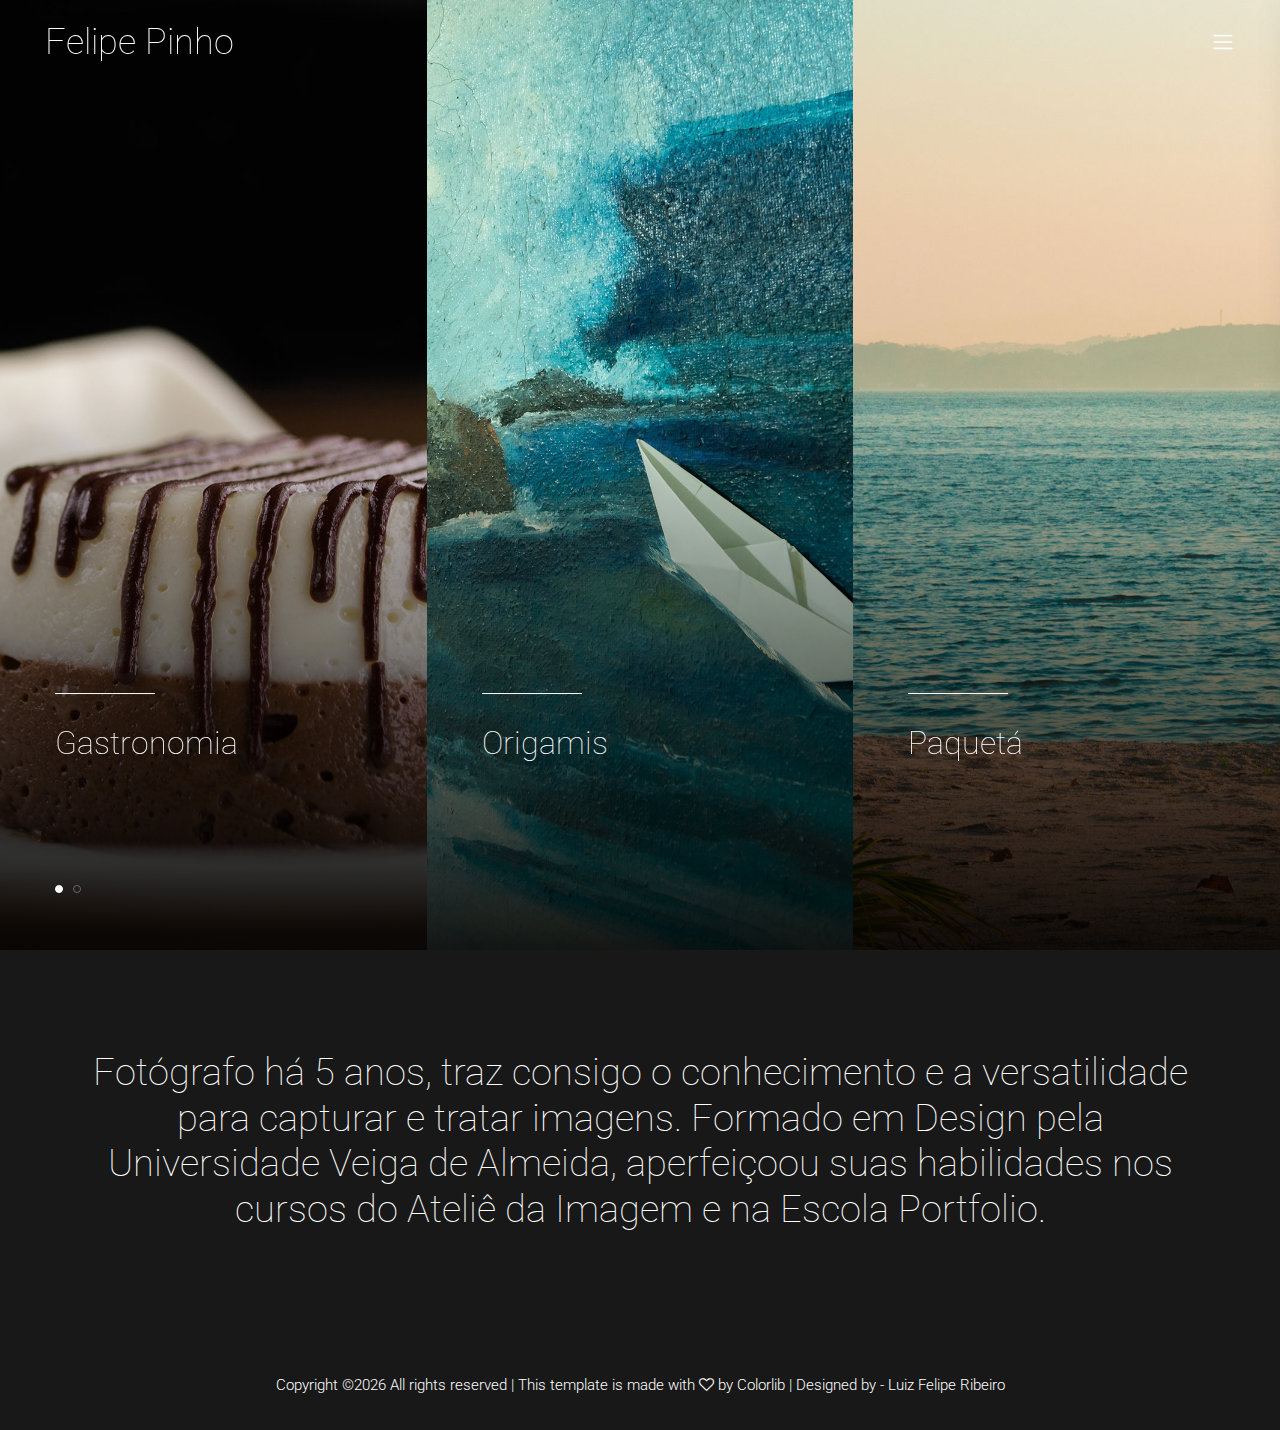
<file: index.html>
<!DOCTYPE html>
<html lang="en">

<head>
    <meta charset="UTF-8">
    <meta name="description" content="Fotografia">
	<meta name="keywords" content="Fotografia, Gastronomia, Origamis, Paquetá, P&B, Preto e Branco">
    <meta http-equiv="X-UA-Compatible" content="IE=edge">
    <meta name="viewport" content="width=device-width, initial-scale=1, shrink-to-fit=no">
    <!-- The above 4 meta tags *must* come first in the head; any other head content must come *after* these tags -->

    <!-- Title  -->
    <title>Felipe Pinho - Fotografia</title>

    <!-- Favicon  -->
    <link rel="icon" href="img/camera-fav.png">

    <!-- Style CSS -->
    <link rel="stylesheet" href="style.css">

</head>

<body>
    <!-- Preloader Start -->
    <div id="preloader">
        <div class="preload-content">
            <div id="sonar-load"></div>
        </div>
    </div>
    <!-- Preloader End -->

    <!-- Grids -->
    

    <!-- ***** Main Menu Area Start ***** -->
    <div class="mainMenu d-flex align-items-center justify-content-between">
        <!-- Close Icon -->
        <div class="closeIcon">
            <i class="ti-close" aria-hidden="true"></i>
        </div>
        <!-- Logo Area -->
        <div class="logo-area">
            <a href="index.html">Felipe Pinho</a>
        </div>
        <!-- Nav -->
        <div class="sonarNav wow fadeInUp" data-wow-delay="1s">
            <nav>
                <ul>
                    <li class="nav-item active">
                        <a class="nav-link" href="index.html">Início</a>
                    </li>
                    <li class="nav-item">
                        <a class="nav-link" href="gastro.html">Gastronomia</a>
                    </li>
                    <li class="nav-item">
                        <a class="nav-link" href="origamis.html">Origamis</a>
                    </li>
                    <li class="nav-item">
                        <a class="nav-link" href="paqueta.html">Paquetá</a>
                    </li>
                    <li class="nav-item">
                        <a class="nav-link" href="pb.html">P&B</a>
                    </li>
                    <li class="nav-item">
                        <a class="nav-link" href="tratamento.html">Tratamento</a>
                    </li>
                    <li class="nav-item">
                        <a class="nav-link" href="contact.html">Contato</a>
                    </li>
                </ul>
            </nav>
        </div>
        <!-- Copwrite Text -->
        <div class="copywrite-text">
            <p><!-- Link back to Colorlib can't be removed. Template is licensed under CC BY 3.0. -->
Copyright &copy;<script>document.write(new Date().getFullYear());</script> All rights reserved | This template is made with <i class="fa fa-heart-o" aria-hidden="true"></i> by <a href="https://colorlib.com" target="_blank">Colorlib</a>
<!-- Link back to Colorlib can't be removed. Template is licensed under CC BY 3.0. -->
</p>
        </div>
    </div>
    <!-- ***** Main Menu Area End ***** -->


    <!-- ***** Header Area Start ***** -->
    <header class="header-area">
        <div class="container-fluid">
            <div class="row">
                <div class="col-12">
                    <div class="menu-area d-flex justify-content-between">
                        <!-- Logo Area  -->
                        <div class="logo-area">
                            <a href="index.html">Felipe Pinho</a>
                        </div>

                        <div class="menu-content-area d-flex align-items-center">
                            <!-- Header Social Area -->
                            
                            <!-- Menu Icon -->
                            <span class="navbar-toggler-icon" id="menuIcon"></span>
                        </div>
                    </div>
                </div>
            </div>
        </div>
    </header>
    <!-- ***** Header Area End ***** -->

    <!-- ***** Hero Area Start ***** -->
    <section class="hero-area">
        <div class="hero-slides">
            <!-- Single Hero Slide -->
            <a href="gastro.html">
            <div class="single-hero-slide bg-img slide-background-overlay" style="background-image: url(img/bg-img/gastro/slide1.jpg);">
                <div class="container h-100">
                    <div class="row h-100 align-items-end">
                        <div class="col-12">
                            <div class="hero-slides-content">
                                <div class="line"></div>
                                <h2>Gastronomia</h2>
                                <p></p>
                            </div>
                        </div>
                    </div>
                </div>
            </div>
            </a>
            <!-- Single Hero Slide -->
            <a href="origamis.html">
            <div class="single-hero-slide bg-img slide-background-overlay" style="background-image: url(img/bg-img/origamis/slide2.jpg);">
                <div class="container h-100">
                    <div class="row h-100 align-items-end">
                        <div class="col-12">
                            <div class="hero-slides-content">
                                <div class="line"></div>
                                <h2>Origamis</h2>
                                <p></p>
                            </div>
                        </div>
                    </div>
                </div>
            </div>
            </a>
            <!-- Single Hero Slide -->
            <a href="paqueta.html">
            <div class="single-hero-slide bg-img slide-background-overlay" style="background-image: url(img/bg-img/paqueta/slide3.jpg);">
                <div class="container h-100">
                    <div class="row h-100 align-items-end">
                        <div class="col-12">
                            <div class="hero-slides-content">
                                <div class="line"></div>
                                <h2>Paquetá</h2>
                                <p></p>
                            </div>
                        </div>
                    </div>
                </div>
            </div>
            </a>
            <!-- Single Hero Slide -->
            <a href="pb.html">
            <div class="single-hero-slide bg-img slide-background-overlay" style="background-image: url(img/bg-img/pb/slide4.jpg);">
                <div class="container h-100">
                    <div class="row h-100 align-items-end">
                        <div class="col-12">
                            <div class="hero-slides-content">
                                <div class="line"></div>
                                <h2>P&B</h2>
                                <p></p>
                            </div>
                        </div>
                    </div>
                </div>
            </div>
            </a>
            <a href="tratamento.html">
                <div class="single-hero-slide bg-img slide-background-overlay" style="background-image: url(img/bg-img/tratamento/slide5.jpg);">
                    <div class="container h-100">
                        <div class="row h-100 align-items-end">
                            <div class="col-12">
                                <div class="hero-slides-content">
                                    <div class="line"></div>
                                    <h2>Tratamento</h2>
                                    <p></p>
                                </div>
                            </div>
                        </div>
                    </div>
                </div>
                </a>
        </div>
    </section>
    <!-- ***** Hero Area End ***** -->
    
        <div class="descricao">
            <h2 class="dess">Fotógrafo há 5 anos, traz consigo o conhecimento e a versatilidade para capturar e tratar imagens. Formado em Design pela Universidade Veiga de Almeida, aperfeiçoou suas habilidades nos cursos do Ateliê da Imagem e na Escola Portfolio.</h2>
        </div>

    <!-- ***** Portfolio Area Start ***** -->
    
    <!-- ***** Portfolio Area End ***** -->

    <!-- ***** Call to Action Area Start ***** -->
   
    <!-- ***** Call to Action Area End ***** -->

    <!-- ***** Footer Area Start ***** -->
    <footer class="footer-area">
        <div class="container">
            <div class="row">
                <div class="col-12">
                    <!-- Copywrite Text -->
                    <div class="copywrite-text">
                        <p><!-- Link back to Colorlib can't be removed. Template is licensed under CC BY 3.0. -->
Copyright &copy;<script>document.write(new Date().getFullYear());</script> All rights reserved | This template is made with <i class="fa fa-heart-o" aria-hidden="true"></i> by <a href="https://colorlib.com" target="_blank">Colorlib</a> | Designed by - <a href="https://luizfeliperibeiro.com.br/">Luiz Felipe Ribeiro</a>
<!-- Link back to Colorlib can't be removed. Template is licensed under CC BY 3.0. -->
</p>
                    </div>
                </div>
            </div>
        </div>
    </footer>
    <!-- ***** Footer Area End ***** -->

    <!-- jQuery (Necessary for All JavaScript Plugins) -->
    <script src="js/jquery/jquery-2.2.4.min.js"></script>
    <!-- Popper js -->
    <script src="js/popper.min.js"></script>
    <!-- Bootstrap js -->
    <script src="js/bootstrap.min.js"></script>
    <!-- Plugins js -->
    <script src="js/plugins.js"></script>
    <!-- Active js -->
    <script src="js/active.js"></script>
    <!-- Uhul -->

</body>

</html>
</file>
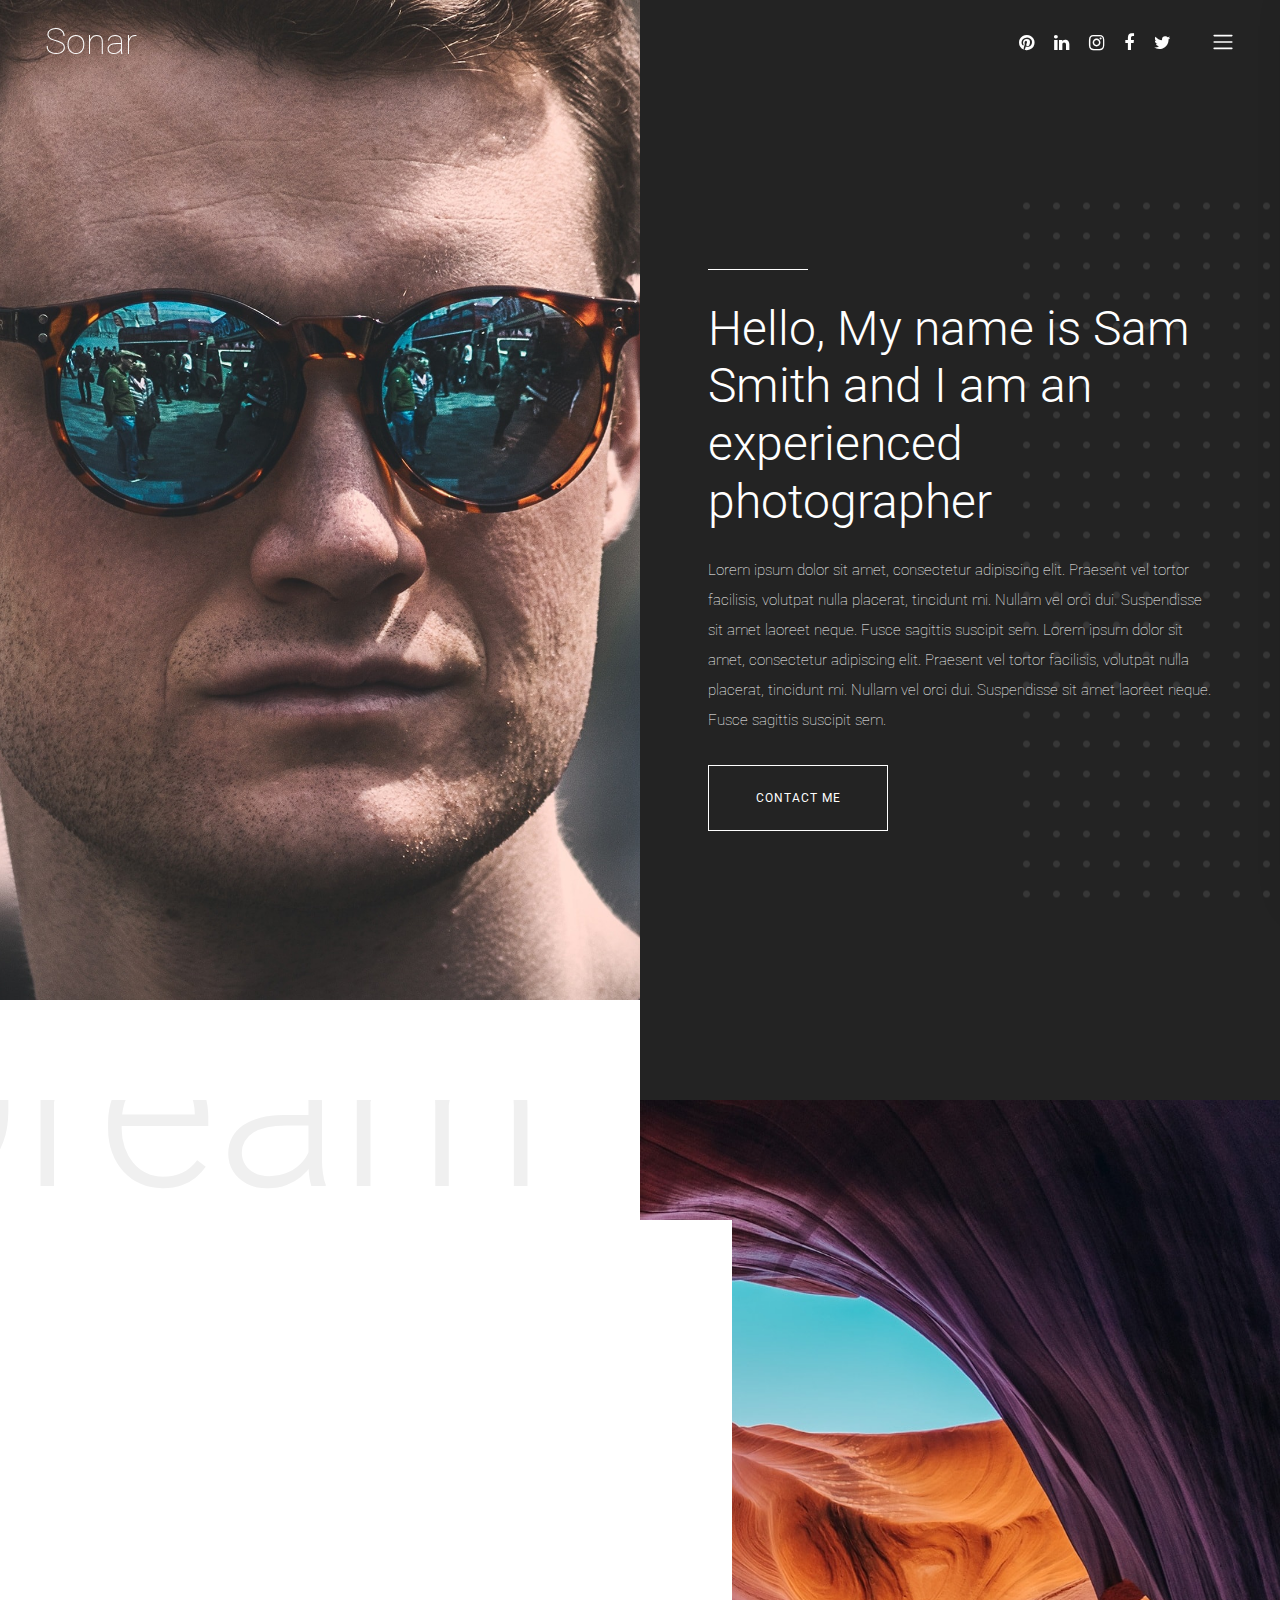
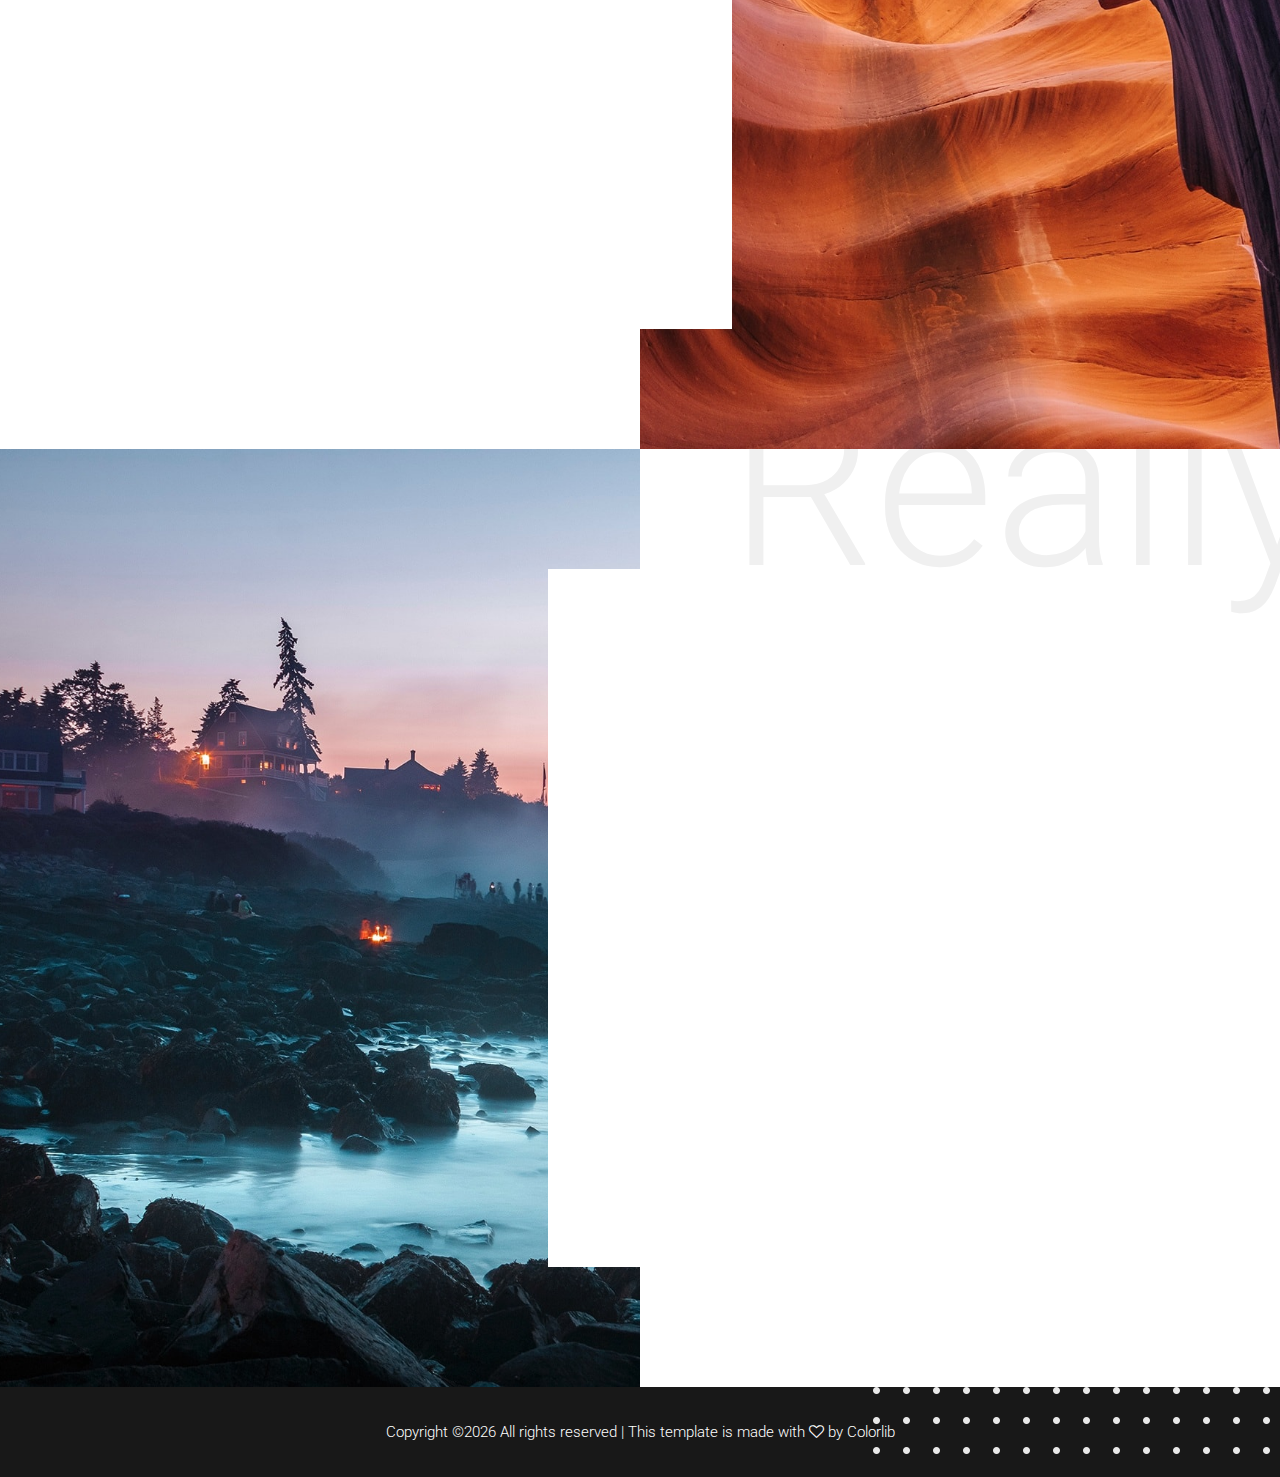
<file: about-me.html>
<!DOCTYPE html>
<html lang="en">

<head>
    <meta charset="UTF-8">
    <meta name="description" content="">
    <meta http-equiv="X-UA-Compatible" content="IE=edge">
    <meta name="viewport" content="width=device-width, initial-scale=1, shrink-to-fit=no">
    <!-- The above 4 meta tags *must* come first in the head; any other head content must come *after* these tags -->

    <!-- Title  -->
    <title>Sonar - Photography Template</title>

    <!-- Favicon  -->
    <link rel="icon" href="img/core-img/favicon.ico">

    <!-- Style CSS -->
    <link rel="stylesheet" href="style.css">

</head>

<body>
    <!-- Preloader Start -->
    <div id="preloader">
        <div class="preload-content">
            <div id="sonar-load"></div>
        </div>
    </div>
    <!-- Preloader End -->

    <!-- ***** Main Menu Area Start ***** -->
    <div class="mainMenu d-flex align-items-center justify-content-between">
        <!-- Close Icon -->
        <div class="closeIcon">
            <i class="ti-close" aria-hidden="true"></i>
        </div>
        <!-- Logo Area -->
        <div class="logo-area">
            <a href="index.html">Sonar</a>
        </div>
        <!-- Nav -->
        <div class="sonarNav">
            <nav>
                <ul>
                    <li class="nav-item active">
                        <a class="nav-link" href="index.html">Home</a>
                    </li>
                    <li class="nav-item">
                        <a class="nav-link" href="about-me.html">About Me</a>
                    </li>
                    <li class="nav-item">
                        <a class="nav-link" href="services.html">Services</a>
                    </li>
                    <li class="nav-item">
                        <a class="nav-link" href="portfolio.html">Portfolio</a>
                    </li>
                    <li class="nav-item">
                        <a class="nav-link" href="blog.html">Blog</a>
                    </li>
                    <li class="nav-item">
                        <a class="nav-link" href="contact.html">Contact</a>
                    </li>
                    <li class="nav-item">
                        <a class="nav-link" href="elements.html">Elements</a>
                    </li>
                </ul>
            </nav>
        </div>
        <!-- Copwrite Text -->
        <div class="copywrite-text">
            <p><!-- Link back to Colorlib can't be removed. Template is licensed under CC BY 3.0. -->
Copyright &copy;<script>document.write(new Date().getFullYear());</script> All rights reserved | This template is made with <i class="fa fa-heart-o" aria-hidden="true"></i> by <a href="https://colorlib.com" target="_blank">Colorlib</a>
<!-- Link back to Colorlib can't be removed. Template is licensed under CC BY 3.0. -->
</p>
        </div>
    </div>
    <!-- ***** Main Menu Area End ***** -->

    <!-- ***** Header Area Start ***** -->
    <header class="header-area">
        <div class="container-fluid">
            <div class="row">
                <div class="col-12">
                    <div class="menu-area d-flex justify-content-between">
                        <!-- Logo Area  -->
                        <div class="logo-area">
                            <a href="index.html">Sonar</a>
                        </div>

                        <div class="menu-content-area d-flex align-items-center">
                            <!-- Header Social Area -->
                            <div class="header-social-area d-flex align-items-center">
                                <a href="#" data-toggle="tooltip" data-placement="bottom" title="Pinterest"><i class="fa fa-pinterest" aria-hidden="true"></i></a>
                                <a href="#" data-toggle="tooltip" data-placement="bottom" title="Linkedin"><i class="fa fa-linkedin" aria-hidden="true"></i></a>
                                <a href="#" data-toggle="tooltip" data-placement="bottom" title="Instagram"><i class="fa fa-instagram" aria-hidden="true"></i></a>
                                <a href="#" data-toggle="tooltip" data-placement="bottom" title="Facebook"><i class="fa fa-facebook" aria-hidden="true"></i></a>
                                <a href="#" data-toggle="tooltip" data-placement="bottom" title="Twitter"><i class="fa fa-twitter" aria-hidden="true"></i></a>
                            </div>
                            <!-- Menu Icon -->
                            <span class="navbar-toggler-icon" id="menuIcon"></span>
                        </div>
                    </div>
                </div>
            </div>
        </div>
    </header>
    <!-- ***** Header Area End ***** -->

    <!-- ***** Hero Area Start ***** -->
    <div class="hero-area d-flex align-items-center">
        <!-- Back End Content -->
        <div class="backEnd-content">
            <img class="dots" src="img/core-img/dots.png" alt="">
        </div>

        <!-- Hero Thumbnail -->
        <div class="hero-thumbnail aboutUs equalize bg-img" style="background-image: url(img/bg-img/about.jpg);"></div>
        
        <!-- Hero Content -->
        <div class="hero-content aboutUs equalize">
            <div class="container-fluid h-100">
                <div class="row h-100 align-items-center justify-content-center">
                    <div class="col-12 col-md-10">
                        <div class="line"></div>
                        <h2>Hello, My name is Sam Smith and I am an experienced photographer</h2>
                        <p>Lorem ipsum dolor sit amet, consectetur adipiscing elit. Praesent vel tortor facilisis, volutpat nulla placerat, tincidunt mi. Nullam vel orci dui. Suspendisse sit amet laoreet neque. Fusce sagittis suscipit sem. Lorem ipsum dolor sit amet, consectetur adipiscing elit. Praesent vel tortor facilisis, volutpat nulla placerat, tincidunt mi. Nullam vel orci dui. Suspendisse sit amet laoreet neque. Fusce sagittis suscipit sem.</p>
                        <a href="#" class="btn sonar-btn white-btn">contact me</a>
                    </div>
                </div>
            </div>
        </div>
    </div>
    <!-- ***** Hero Area End ***** -->

    <div class="sonar-about-us-area bg-img" style="background-image: url(img/bg-img/about2.jpg);">
        <!-- Back End Content -->
        <div class="backEnd-content">
            <h2>Dream</h2>
        </div>

        <div class="container-fluid">
            <div class="row">
                <div class="col-12 col-md-10 col-lg-7">
                    <div class="about-us-content bg-white">
                        <div class="section-heading text-left wow fadeInUp" data-wow-delay="300ms">
                            <div class="line"></div>
                            <h2>Look at my qualities</h2>
                        </div>
                        <p class="wow fadeInUp" data-wow-delay="600ms">Lorem ipsum dolor sit amet, consectetur adipiscing elit. Praesent vel tortor facilisis, volutpat nulla placerat, tincidunt mi. Nullam vel orci dui. Suspendisse sit amet laoreet neque. Fusce sagittis suscipit sem. Lorem ipsum dolor sit amet, consectetur adipiscing elit. Praesent vel tortor facilisis, volutpat nulla placerat, tincidunt mi. Nullam vel orci dui. Suspendisse sit amet laoreet neque.</p>
                        <!-- Progress Bar Content Area -->
                        <div class="services-progress-bar mt-50 wow fadeInUp" data-wow-delay="900ms">
                            <!-- Single Progress Bar -->
                            <div class="single_progress_bar">
                                <div id="bar1" class="barfiller">
                                    <div class="tipWrap">
                                        <span class="tip"></span>
                                    </div>
                                    <span class="fill" data-percentage="80"></span>
                                </div>
                                <p>Pacience</p>
                            </div>
                            <!-- Single Progress Bar -->
                            <div class="single_progress_bar">
                                <div id="bar2" class="barfiller">
                                    <div class="tipWrap">
                                        <span class="tip"></span>
                                    </div>
                                    <span class="fill" data-percentage="90"></span>
                                </div>
                                <p>Creativity</p>
                            </div>
                            <!-- Single Progress Bar -->
                            <div class="single_progress_bar">
                                <div id="bar3" class="barfiller">
                                    <div class="tipWrap">
                                        <span class="tip"></span>
                                    </div>
                                    <span class="fill" data-percentage="100"></span>
                                </div>
                                <p>Commited</p>
                            </div>
                        </div>
                    </div>
                </div>
            </div>
        </div>
    </div>

    <div class="sonar-about-us-area second-part bg-img" style="background-image: url(img/bg-img/about3.jpg);">
        <!-- Back End Content -->
        <div class="backEnd-content">
            <h2>Really</h2>
        </div>

        <div class="container-fluid">
            <div class="row justify-content-end">
                <div class="col-12 col-md-10 col-lg-7">
                    <div class="about-us-content bg-white">
                        <div class="section-heading text-left wow fadeInUp" data-wow-delay="300ms">
                            <div class="line"></div>
                        </div>
                        <p class="wow fadeInUp" data-wow-delay="600ms">Consectetur adipiscing elit. Praesent vel tortor facilisis, volutpat nulla placerat, tincidunt mi. Nullam vel orci dui. Suspendisse sit amet laoreet neque. Fusce sagittis suscipit sem. Lorem ipsum dolor sit amet, consectetur adipiscing elit. Praesent vel tortor facilisis, volutpat nulla placerat, tincidunt mi. Nullam vel orci dui. Suspendisse sit amet laoreet neque.</p>
                        <div class="row mt-100 text-center wow fadeInUp" data-wow-delay="900ms">
                            <div class="col-12 col-sm-6 col-md-4">
                                <div class="single-pie-bar" data-percent="90">
                                    <canvas class="bar-circle" width="100" height="100"></canvas>
                                    <p>Landsacpes</p>
                                </div>
                            </div>
                            <div class="col-12 col-sm-6 col-md-4">
                                <div class="single-pie-bar" data-percent="65">
                                    <canvas class="bar-circle" width="100" height="100"></canvas>
                                    <p>Portraits</p>
                                </div>
                            </div>
                            <div class="col-12 col-sm-6 col-md-4">
                                <div class="single-pie-bar" data-percent="25">
                                    <canvas class="bar-circle" width="100" height="100"></canvas>
                                    <p>Studio</p>
                                </div>
                            </div>
                        </div>
                    </div>
                </div>
            </div>
        </div>
    </div>

    <!-- ***** Footer Area Start ***** -->
    <footer class="footer-area">
        <!-- back end content -->
        <div class="backEnd-content">
            <img class="dots" src="img/core-img/dots.png" alt="">
        </div>

        <div class="container">
            <div class="row">
                <div class="col-12">
                    <!-- Copywrite Text -->
                    <div class="copywrite-text">
                        <p><!-- Link back to Colorlib can't be removed. Template is licensed under CC BY 3.0. -->
Copyright &copy;<script>document.write(new Date().getFullYear());</script> All rights reserved | This template is made with <i class="fa fa-heart-o" aria-hidden="true"></i> by <a href="https://colorlib.com" target="_blank">Colorlib</a>
<!-- Link back to Colorlib can't be removed. Template is licensed under CC BY 3.0. -->
</p>
                    </div>
                </div>
            </div>
        </div>
    </footer>
    <!-- ***** Footer Area End ***** -->

    <!-- jQuery (Necessary for All JavaScript Plugins) -->
    <script src="js/jquery/jquery-2.2.4.min.js"></script>
    <!-- Popper js -->
    <script src="js/popper.min.js"></script>
    <!-- Bootstrap js -->
    <script src="js/bootstrap.min.js"></script>
    <!-- Plugins js -->
    <script src="js/plugins.js"></script>
    <!-- Active js -->
    <script src="js/active.js"></script>

</body>

</html>
</file>
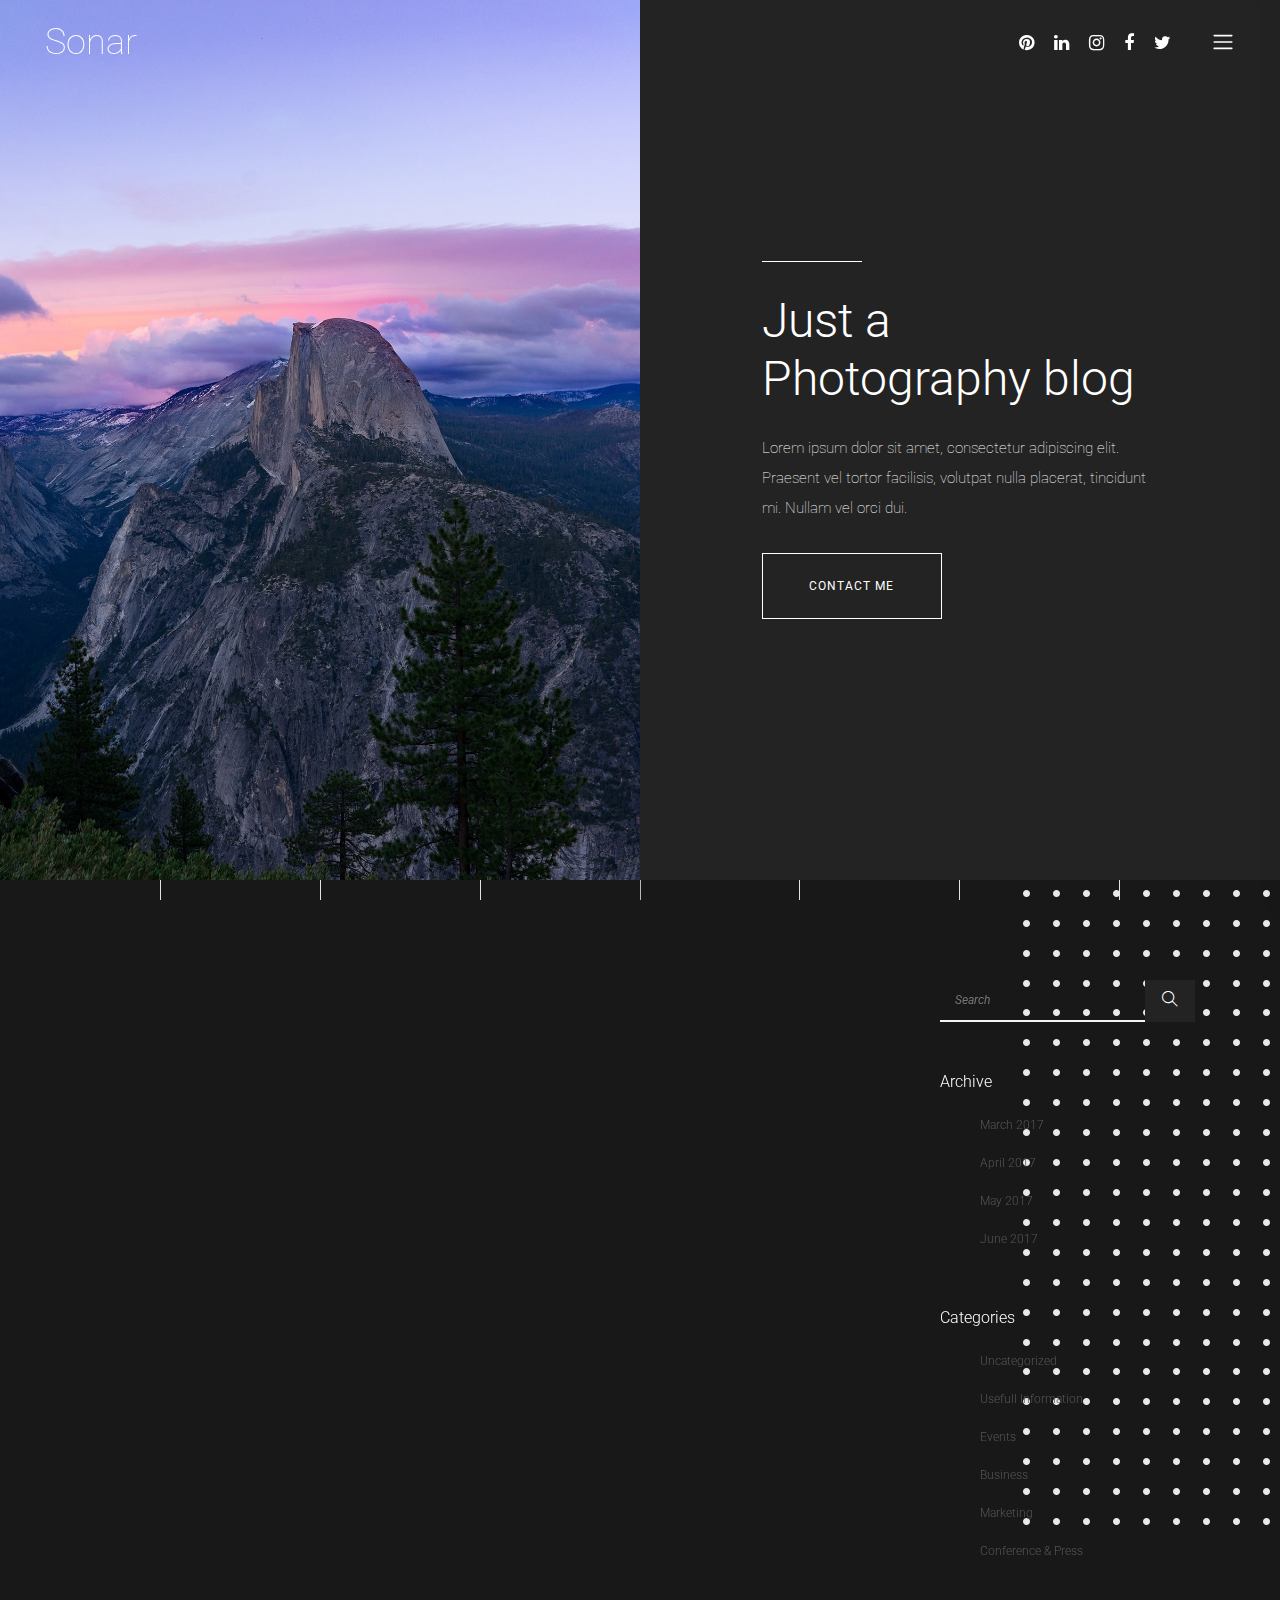
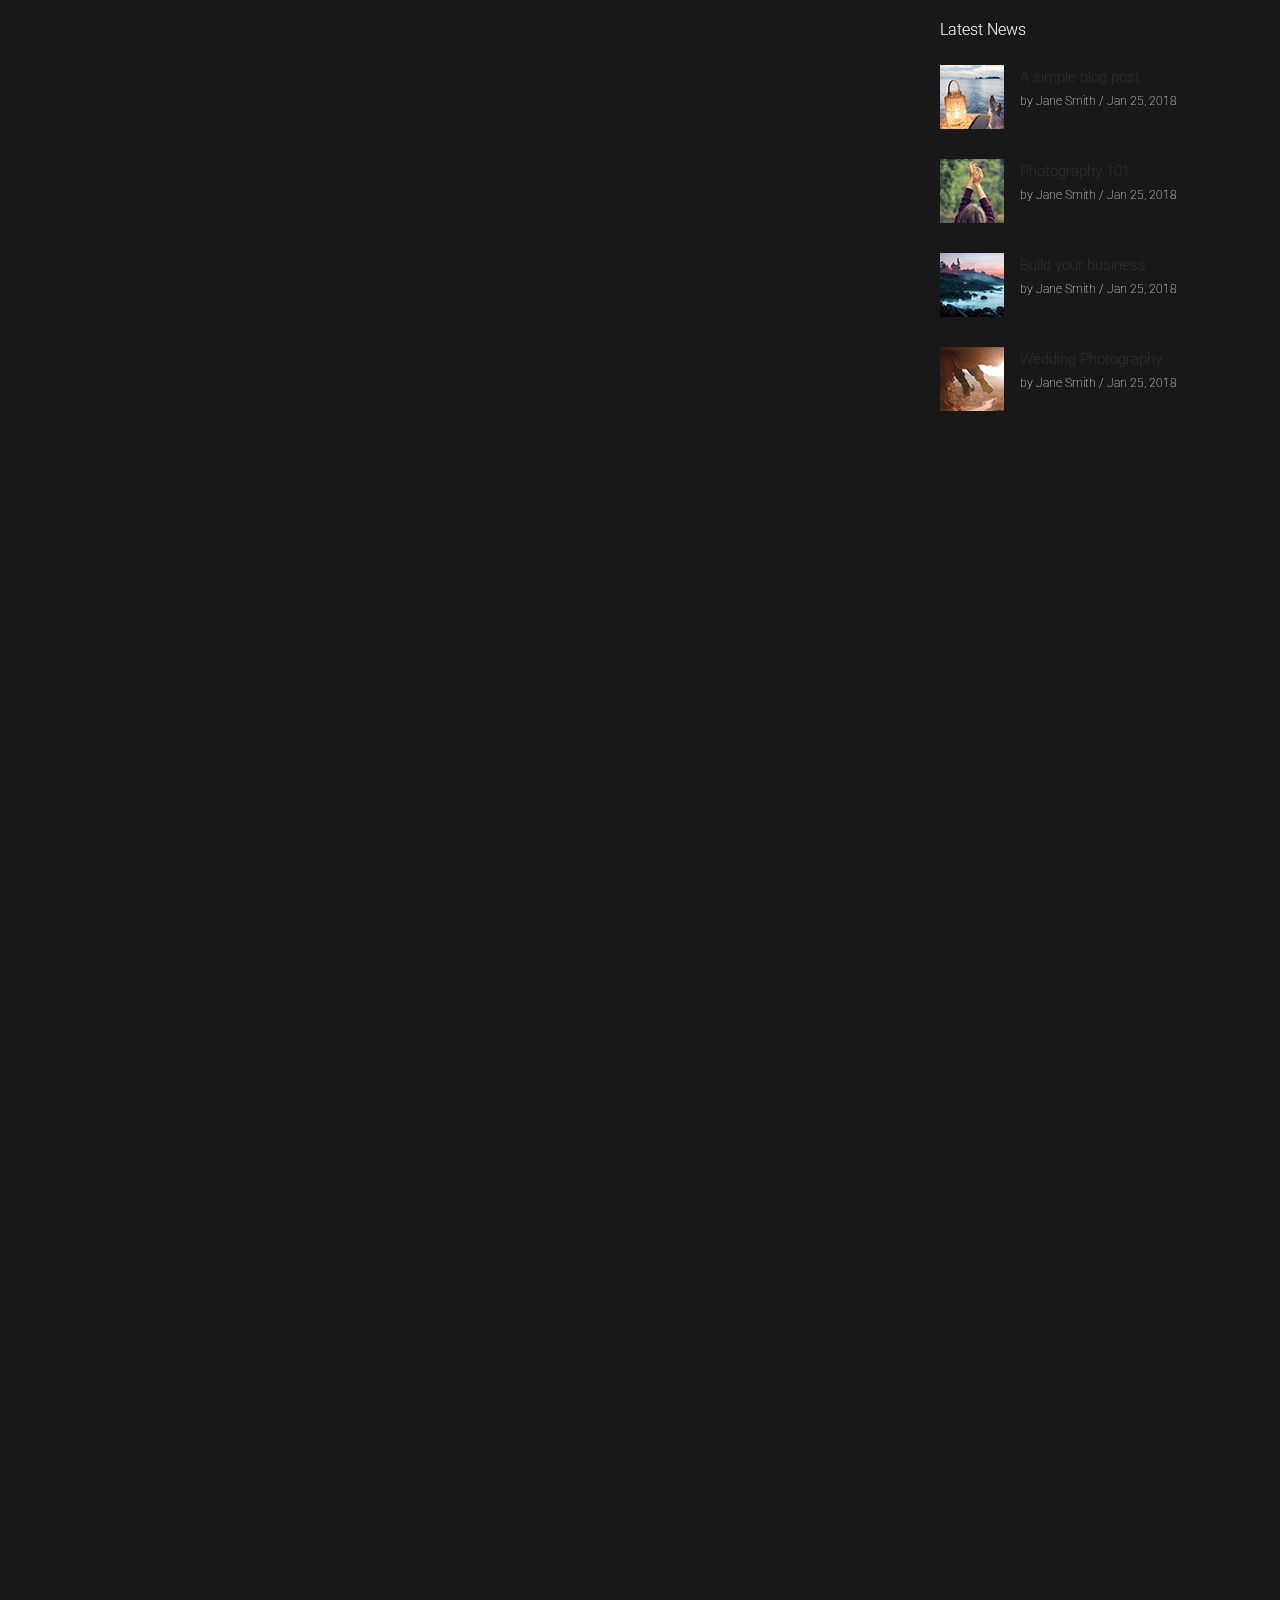
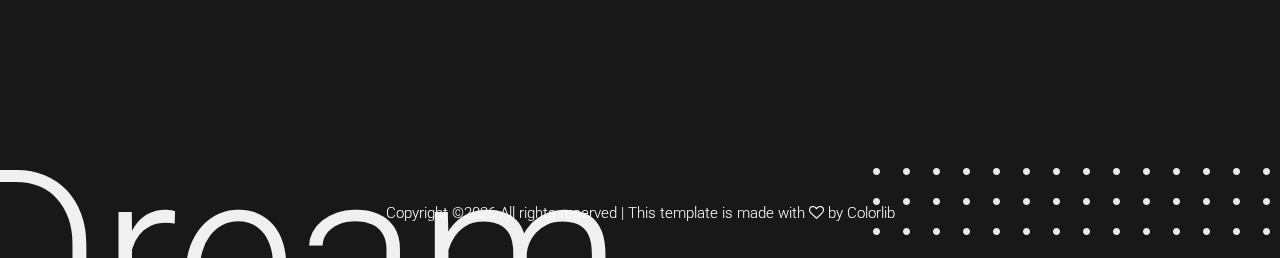
<file: blog.html>
<!DOCTYPE html>
<html lang="en">

<head>
    <meta charset="UTF-8">
    <meta name="description" content="">
    <meta http-equiv="X-UA-Compatible" content="IE=edge">
    <meta name="viewport" content="width=device-width, initial-scale=1, shrink-to-fit=no">
    <!-- The above 4 meta tags *must* come first in the head; any other head content must come *after* these tags -->

    <!-- Title  -->
    <title>Sonar - Photography Template</title>

    <!-- Favicon  -->
    <link rel="icon" href="img/core-img/favicon.ico">

    <!-- Style CSS -->
    <link rel="stylesheet" href="style.css">

</head>

<body>
    <!-- Preloader Start -->
    <div id="preloader">
        <div class="preload-content">
            <div id="sonar-load"></div>
        </div>
    </div>
    <!-- Preloader End -->

    <!-- Grids -->
    <div class="grids d-flex justify-content-between">
        <div class="grid1"></div>
        <div class="grid2"></div>
        <div class="grid3"></div>
        <div class="grid4"></div>
        <div class="grid5"></div>
        <div class="grid6"></div>
        <div class="grid7"></div>
        <div class="grid8"></div>
        <div class="grid9"></div>
    </div>

    <!-- ***** Main Menu Area Start ***** -->
    <div class="mainMenu d-flex align-items-center justify-content-between">
        <!-- Close Icon -->
        <div class="closeIcon">
            <i class="ti-close" aria-hidden="true"></i>
        </div>
        <!-- Logo Area -->
        <div class="logo-area">
            <a href="index.html">Sonar</a>
        </div>
        <!-- Nav -->
        <div class="sonarNav">
            <nav>
                <ul>
                    <li class="nav-item active">
                        <a class="nav-link" href="index.html">Home</a>
                    </li>
                    <li class="nav-item">
                        <a class="nav-link" href="about-me.html">About Me</a>
                    </li>
                    <li class="nav-item">
                        <a class="nav-link" href="services.html">Services</a>
                    </li>
                    <li class="nav-item">
                        <a class="nav-link" href="portfolio.html">Portfolio</a>
                    </li>
                    <li class="nav-item">
                        <a class="nav-link" href="blog.html">Blog</a>
                    </li>
                    <li class="nav-item">
                        <a class="nav-link" href="contact.html">Contact</a>
                    </li>
                    <li class="nav-item">
                        <a class="nav-link" href="elements.html">Elements</a>
                    </li>
                </ul>
            </nav>
        </div>
        <!-- Copwrite Text -->
        <div class="copywrite-text">
            <p><!-- Link back to Colorlib can't be removed. Template is licensed under CC BY 3.0. -->
Copyright &copy;<script>document.write(new Date().getFullYear());</script> All rights reserved | This template is made with <i class="fa fa-heart-o" aria-hidden="true"></i> by <a href="https://colorlib.com" target="_blank">Colorlib</a>
<!-- Link back to Colorlib can't be removed. Template is licensed under CC BY 3.0. -->
</p>
        </div>
    </div>
    <!-- ***** Main Menu Area End ***** -->

    <!-- ***** Header Area Start ***** -->
    <header class="header-area">
        <div class="container-fluid">
            <div class="row">
                <div class="col-12">
                    <div class="menu-area d-flex justify-content-between">
                        <!-- Logo Area  -->
                        <div class="logo-area">
                            <a href="index.html">Sonar</a>
                        </div>

                        <div class="menu-content-area d-flex align-items-center">
                            <!-- Header Social Area -->
                            <div class="header-social-area d-flex align-items-center">
                                <a href="#" data-toggle="tooltip" data-placement="bottom" title="Pinterest"><i class="fa fa-pinterest" aria-hidden="true"></i></a>
                                <a href="#" data-toggle="tooltip" data-placement="bottom" title="Linkedin"><i class="fa fa-linkedin" aria-hidden="true"></i></a>
                                <a href="#" data-toggle="tooltip" data-placement="bottom" title="Instagram"><i class="fa fa-instagram" aria-hidden="true"></i></a>
                                <a href="#" data-toggle="tooltip" data-placement="bottom" title="Facebook"><i class="fa fa-facebook" aria-hidden="true"></i></a>
                                <a href="#" data-toggle="tooltip" data-placement="bottom" title="Twitter"><i class="fa fa-twitter" aria-hidden="true"></i></a>
                            </div>
                            <!-- Menu Icon -->
                            <span class="navbar-toggler-icon" id="menuIcon"></span>
                        </div>
                    </div>
                </div>
            </div>
        </div>
    </header>
    <!-- ***** Header Area End ***** -->

    <!-- ***** Hero Area Start ***** -->
    <div class="hero-area d-flex align-items-center">
       
        <!-- Hero Thumbnail -->
        <div class="hero-thumbnail equalize bg-img" style="background-image: url(img/bg-img/blog.jpg);"></div>
        
        <!-- Hero Content -->
        <div class="hero-content equalize">
            <div class="container-fluid h-100">
                <div class="row h-100 align-items-center justify-content-center">
                    <div class="col-12 col-md-8">
                        <div class="line"></div>
                        <h2>Just a Photography blog</h2>
                        <p>Lorem ipsum dolor sit amet, consectetur adipiscing elit. Praesent vel tortor facilisis, volutpat nulla placerat, tincidunt mi. Nullam vel orci dui.</p>
                        <a href="#" class="btn sonar-btn white-btn">contact me</a>
                    </div>
                </div>
            </div>
        </div>
    </div>
    <!-- ***** Hero Area End ***** -->

    <!-- ***** Blog Area Start ***** -->
    <section class="sonar-blog-area section-padding-100">
        <!-- back end content -->
        <div class="backEnd-content">
            <img class="dots" src="img/core-img/dots.png" alt="">
        </div>

        <div class="container">
            <div class="row">
                <div class="col-12 col-md-9">

                    <!-- Single Blog Area -->
                    <div class="single-blog-area mb-100 wow fadeInUp" data-wow-delay="300ms">
                        <!-- Post Thumbnail -->
                        <div class="blog-post-thumbnail">
                            <img src="img/blog-img/1.jpg" alt="">
                            <!-- Post Date -->
                            <div class="post-date">
                                <a href="#">Feb 12 '18</a>
                            </div>
                        </div>
                        <!-- Post Content -->
                        <div class="post-content">
                            <a href="#" class="headline">A short guide to Wedding Photograpy</a>
                            <div class="post-meta">
                                <a href="#" class="comments">By Mick Smith</a> | <a href="#" class="comments">2 Comments</a>
                            </div>
                            <p>Lorem ipsum dolor sit amet, consectetur adipiscing elit. Praesent vel tortor facilisis, volutpat nulla placerat, tincidunt mi. Nullam vel orci dui. Lorem ipsum dolor sit amet, consectetur adipiscing elit. Praesent vel tortor facilisis, volutpat nulla placerat, tincidunt mi. Nullam vel orci dui.</p>
                        </div>
                    </div>

                    <!-- Single Blog Area -->
                    <div class="single-blog-area mb-100 wow fadeInUp" data-wow-delay="600ms">
                        <!-- Post Thumbnail -->
                        <div class="blog-post-thumbnail">
                            <img src="img/blog-img/2.jpg" alt="">
                            <!-- Post Date -->
                            <div class="post-date">
                                <a href="#">Feb 12 '18</a>
                            </div>
                        </div>
                        <!-- Post Content -->
                        <div class="post-content">
                            <a href="#" class="headline">10 tips for Fashion Photography</a>
                            <div class="post-meta">
                                <a href="#" class="comments">By Mick Smith</a> | <a href="#" class="comments">2 Comments</a>
                            </div>
                            <p>Lorem ipsum dolor sit amet, consectetur adipiscing elit. Praesent vel tortor facilisis, volutpat nulla placerat, tincidunt mi. Nullam vel orci dui. Lorem ipsum dolor sit amet, consectetur adipiscing elit. Praesent vel tortor facilisis, volutpat nulla placerat, tincidunt mi. Nullam vel orci dui.</p>
                        </div>
                    </div>

                    <!-- Single Blog Area -->
                    <div class="single-blog-area mb-100 wow fadeInUp" data-wow-delay="900ms">
                        <!-- Post Thumbnail -->
                        <div class="blog-post-thumbnail">
                            <img src="img/blog-img/3.jpg" alt="">
                            <!-- Post Date -->
                            <div class="post-date">
                                <a href="#">Feb 12 '18</a>
                            </div>
                        </div>
                        <!-- Post Content -->
                        <div class="post-content">
                            <a href="#" class="headline">Babies and Photography</a>
                            <div class="post-meta">
                                <a href="#" class="comments">By Mick Smith</a> | <a href="#" class="comments">2 Comments</a>
                            </div>
                            <p>Lorem ipsum dolor sit amet, consectetur adipiscing elit. Praesent vel tortor facilisis, volutpat nulla placerat, tincidunt mi. Nullam vel orci dui. Lorem ipsum dolor sit amet, consectetur adipiscing elit. Praesent vel tortor facilisis, volutpat nulla placerat, tincidunt mi. Nullam vel orci dui.</p>
                        </div>
                    </div>
                </div>

                <div class="col-12 col-md-3">
                    <div class="sonar-blog-sidebar-area">

                        <!-- Search Widget -->
                        <div class="search-widget-area mb-50">
                            <form action="#" method="get">
                                <input type="search" placeholder="Search">
                                <button type="submit"><i class="ti-search"></i></button>
                            </form>
                        </div>

                        <!-- Archive Widget -->
                        <div class="sonar-catagories-widget-area mb-50">
                            <h6>Archive</h6>
                            <ul class="catagories-menu">
                                <li><a href="#">March 2017</a></li>
                                <li><a href="#">April 2017</a></li>
                                <li><a href="#">May 2017</a></li>
                                <li><a href="#">June 2017</a></li>
                            </ul>
                        </div>

                        <!-- Catagories Widget -->
                        <div class="sonar-catagories-widget-area mb-50">
                            <h6>Categories</h6>
                            <ul class="catagories-menu">
                                <li><a href="#">Uncategorized</a></li>
                                <li><a href="#">Usefull Information</a></li>
                                <li><a href="#">Events</a></li>
                                <li><a href="#">Business</a></li>
                                <li><a href="#">Marketing</a></li>
                                <li><a href="#">Conference &amp; Press</a></li>
                            </ul>
                        </div>

                        <!-- Latest News -->
                        <div class="latest-news-widget-area mb-50">
                            <h6>Latest News</h6>
                            <div class="widget-blog-post">
                                <!-- Single Blog Post -->
                                <div class="widget-single-blog-post d-flex align-items-start">
                                    <div class="widget-post-thumbnail pr-3">
                                        <img src="img/blog-img/lp1.png" alt="">
                                    </div>
                                    <div class="widget-post-content">
                                        <a href="#">A simple blog post</a>
                                        <p>by Jane Smith / Jan 25, 2018</p>
                                    </div>
                                </div>
                                <!-- Single Blog Post -->
                                <div class="widget-single-blog-post d-flex align-items-start">
                                    <div class="widget-post-thumbnail pr-3">
                                        <img src="img/blog-img/lp2.png" alt="">
                                    </div>
                                    <div class="widget-post-content">
                                        <a href="#">Photography 101</a>
                                        <p>by Jane Smith / Jan 25, 2018</p>
                                    </div>
                                </div>
                                <!-- Single Blog Post -->
                                <div class="widget-single-blog-post d-flex align-items-start">
                                    <div class="widget-post-thumbnail pr-3">
                                        <img src="img/blog-img/lp3.png" alt="">
                                    </div>
                                    <div class="widget-post-content">
                                        <a href="#">Build your business</a>
                                        <p>by Jane Smith / Jan 25, 2018</p>
                                    </div>
                                </div>
                                <!-- Single Blog Post -->
                                <div class="widget-single-blog-post d-flex align-items-start">
                                    <div class="widget-post-thumbnail pr-3">
                                        <img src="img/blog-img/lp4.png" alt="">
                                    </div>
                                    <div class="widget-post-content">
                                        <a href="#">Wedding Photography</a>
                                        <p>by Jane Smith / Jan 25, 2018</p>
                                    </div>
                                </div>
                            </div>
                        </div>

                    </div>
                </div>
            </div>

            <div class="row">
                <div class="col-12 text-center wow fadeInUp" data-wow-delay="500ms">
                    <a href="#" class="btn sonar-btn">Load More</a>
                </div>
            </div>
        </div>
    </section>
    <!-- ***** Blog Area End ***** -->

    <!-- ***** Footer Area Start ***** -->
    <footer class="footer-area">
        <!-- back end content -->
        <div class="backEnd-content">
            <img class="dots" src="img/core-img/dots.png" alt="">
            <h2>Dream</h2>
        </div>

        <div class="container">
            <div class="row">
                <div class="col-12">
                    <!-- Copywrite Text -->
                    <div class="copywrite-text">
                        <p><!-- Link back to Colorlib can't be removed. Template is licensed under CC BY 3.0. -->
Copyright &copy;<script>document.write(new Date().getFullYear());</script> All rights reserved | This template is made with <i class="fa fa-heart-o" aria-hidden="true"></i> by <a href="https://colorlib.com" target="_blank">Colorlib</a>
<!-- Link back to Colorlib can't be removed. Template is licensed under CC BY 3.0. -->
</p>
                    </div>
                </div>
            </div>
        </div>
    </footer>
    <!-- ***** Footer Area End ***** -->

    <!-- jQuery (Necessary for All JavaScript Plugins) -->
    <script src="js/jquery/jquery-2.2.4.min.js"></script>
    <!-- Popper js -->
    <script src="js/popper.min.js"></script>
    <!-- Bootstrap js -->
    <script src="js/bootstrap.min.js"></script>
    <!-- Plugins js -->
    <script src="js/plugins.js"></script>
    <!-- Active js -->
    <script src="js/active.js"></script>

</body>

</html>
</file>
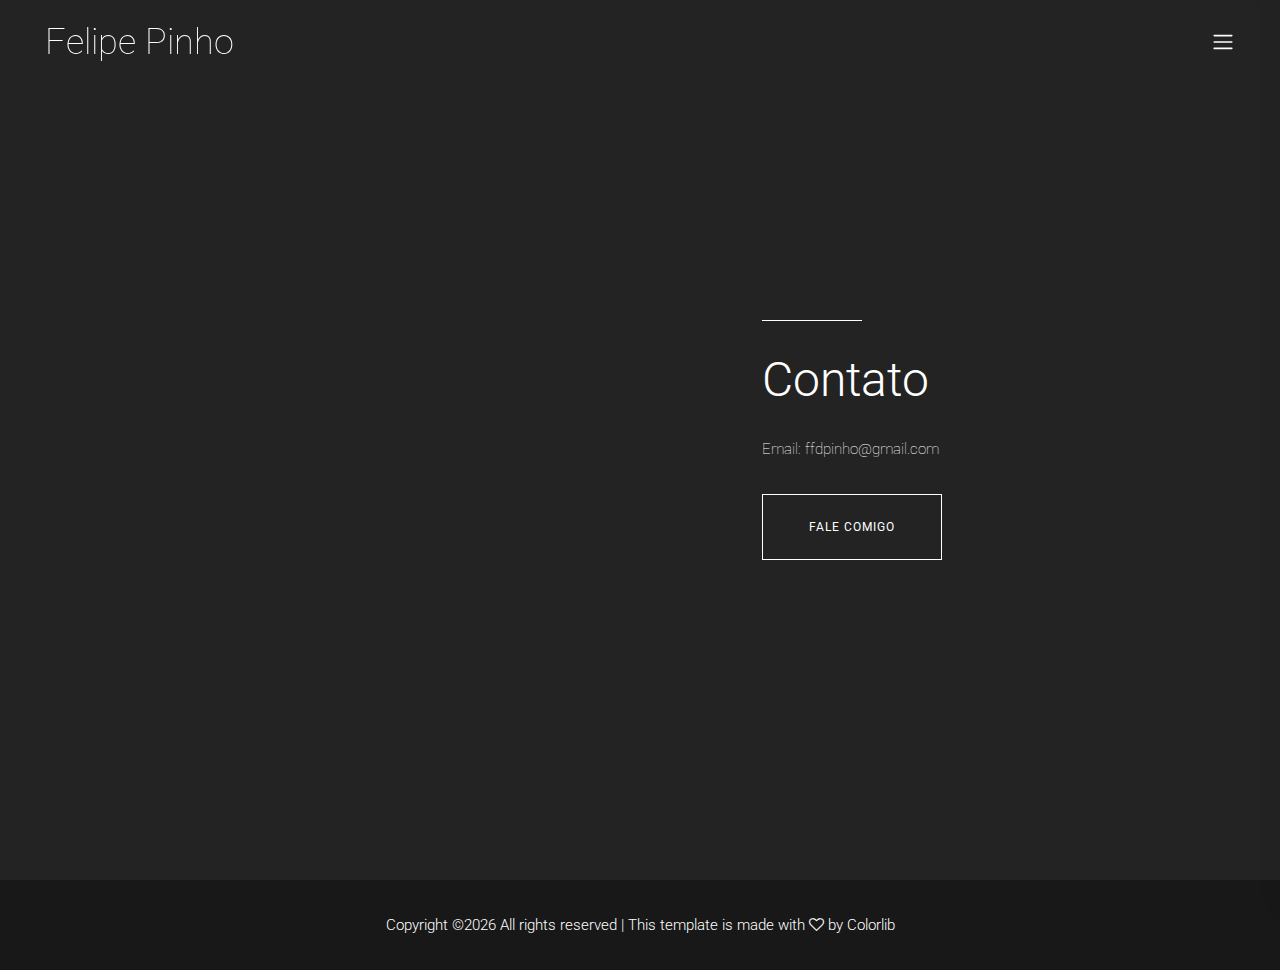
<file: contact.html>
<!DOCTYPE html>
<html lang="en">

<head>
    <meta charset="UTF-8">
    <meta name="description" content="Fotografia">
    <meta http-equiv="X-UA-Compatible" content="IE=edge">
    <meta name="viewport" content="width=device-width, initial-scale=1, shrink-to-fit=no">
    <!-- The above 4 meta tags *must* come first in the head; any other head content must come *after* these tags -->

    <!-- Title  -->
    <title>Felipe Pinho - Fotografia</title>

    <!-- Favicon  -->
    <link rel="icon" href="img/camera-fav.png">

    <!-- Style CSS -->
    <link rel="stylesheet" href="style.css">

</head>

<body>
    <!-- Preloader Start -->
    <div id="preloader">
        <div class="preload-content">
            <div id="sonar-load"></div>
        </div>
    </div>
    <!-- Preloader End -->

    <!-- Grids -->

    <!-- ***** Main Menu Area Start ***** -->
    <div class="mainMenu d-flex align-items-center justify-content-between">
        <!-- Close Icon -->
        <div class="closeIcon">
            <i class="ti-close" aria-hidden="true"></i>
        </div>
        <!-- Logo Area -->
        <div class="logo-area">
            <a href="index.html">Felipe Pinho</a>
        </div>
        <!-- Nav -->
        <div class="sonarNav">
            <nav>
                <ul>
                    <li class="nav-item active">
                        <a class="nav-link" href="index.html">Início</a>
                    </li>
                    <li class="nav-item">
                        <a class="nav-link" href="gastro.html">Gastronomia</a>
                    </li>
                    <li class="nav-item">
                        <a class="nav-link" href="origamis.html">Origamis</a>
                    </li>
                    <li class="nav-item">
                        <a class="nav-link" href="paqueta.html">Paquetá</a>
                    </li>
                    <li class="nav-item">
                        <a class="nav-link" href="pb.html">P&B</a>
                    </li>
                    <li class="nav-item">
                        <a class="nav-link" href="tratamento.html">Tratamento</a>
                    </li>
                    <li class="nav-item">
                        <a class="nav-link" href="contact.html">Contato</a>
                    </li>
                </ul>
            </nav>
        </div>
        <!-- Copwrite Text -->
        <div class="copywrite-text">
            <p><!-- Link back to Colorlib can't be removed. Template is licensed under CC BY 3.0. -->
Copyright &copy;<script>document.write(new Date().getFullYear());</script> All rights reserved | This template is made with <i class="fa fa-heart-o" aria-hidden="true"></i> by <a href="https://colorlib.com" target="_blank">Colorlib</a>
<!-- Link back to Colorlib can't be removed. Template is licensed under CC BY 3.0. -->
</p>
        </div>
    </div>
    <!-- ***** Main Menu Area End ***** -->

    <!-- ***** Header Area Start ***** -->
    <header class="header-area">
        <div class="container-fluid">
            <div class="row">
                <div class="col-12">
                    <div class="menu-area d-flex justify-content-between">
                        <!-- Logo Area  -->
                        <div class="logo-area">
                            <a href="index.html">Felipe Pinho</a>
                        </div>

                        <div class="menu-content-area d-flex align-items-center">
                            <!-- Header Social Area -->
                            
                            <!-- Menu Icon -->
                            <span class="navbar-toggler-icon" id="menuIcon"></span>
                        </div>
                    </div>
                </div>
            </div>
        </div>
    </header>
    <!-- ***** Header Area End ***** -->

    <!-- ***** Hero Area Start ***** -->
    <div class="hero-area d-flex align-items-center">
       
        <!-- Hero Thumbnail -->
        <div class="hero-thumbnail equalize bg-img" style="background-image: url(img/bg-img/contact.jpg);"></div>
        
        <!-- Hero Content -->
        <div class="hero-content equalize">
            <div class="container-fluid h-100">
                <div class="row h-100 align-items-center justify-content-center">
                    <div class="col-12 col-md-8">
                        <div class="line"></div>
                        <h2>Contato</h2>
                        <p>Email: ffdpinho@gmail.com</p>
                        <a href="mailto:ffdpinho@gmail.com" class="btn sonar-btn white-btn">fale comigo</a>
                    </div>
                </div>
            </div>
        </div>
    </div>
    <!-- ***** Hero Area End ***** -->

   
    <!-- Google Maps -->

    <!-- ***** Footer Area Start ***** -->
    <footer class="footer-area">
        <!-- back end content -->
        

        <div class="container">
            <div class="row">
                <div class="col-12">
                    <!-- Copywrite Text -->
                    <div class="copywrite-text">
                        <p><!-- Link back to Colorlib can't be removed. Template is licensed under CC BY 3.0. -->
Copyright &copy;<script>document.write(new Date().getFullYear());</script> All rights reserved | This template is made with <i class="fa fa-heart-o" aria-hidden="true"></i> by <a href="https://colorlib.com" target="_blank">Colorlib</a>
<!-- Link back to Colorlib can't be removed. Template is licensed under CC BY 3.0. -->
</p>
                    </div>
                </div>
            </div>
        </div>
    </footer>
    <!-- ***** Footer Area End ***** -->

    <!-- jQuery (Necessary for All JavaScript Plugins) -->
    <script src="js/jquery/jquery-2.2.4.min.js"></script>
    <!-- Popper js -->
    <script src="js/popper.min.js"></script>
    <!-- Bootstrap js -->
    <script src="js/bootstrap.min.js"></script>
    <!-- Plugins js -->
    
    <!-- Active js -->
    <script src="js/active.js"></script>
    <!-- Google Maps -->


</body>

</html>
</file>
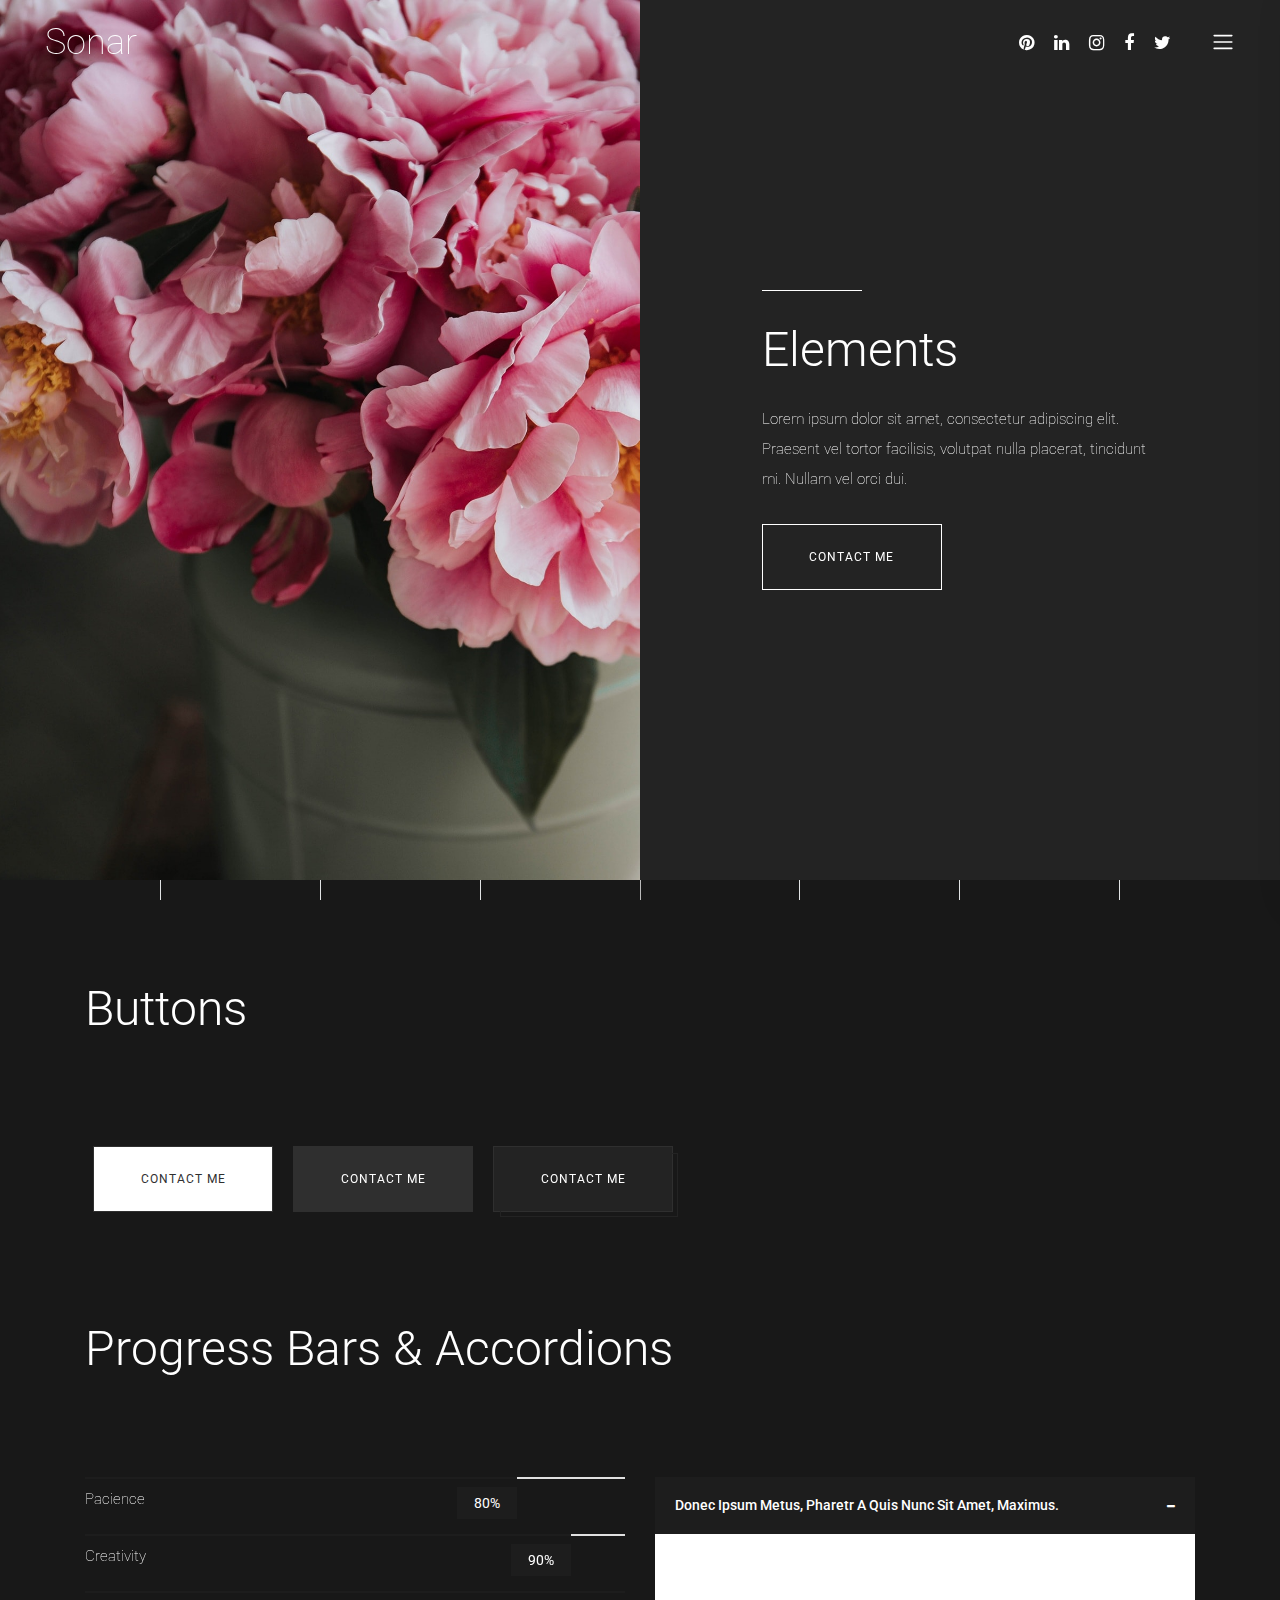
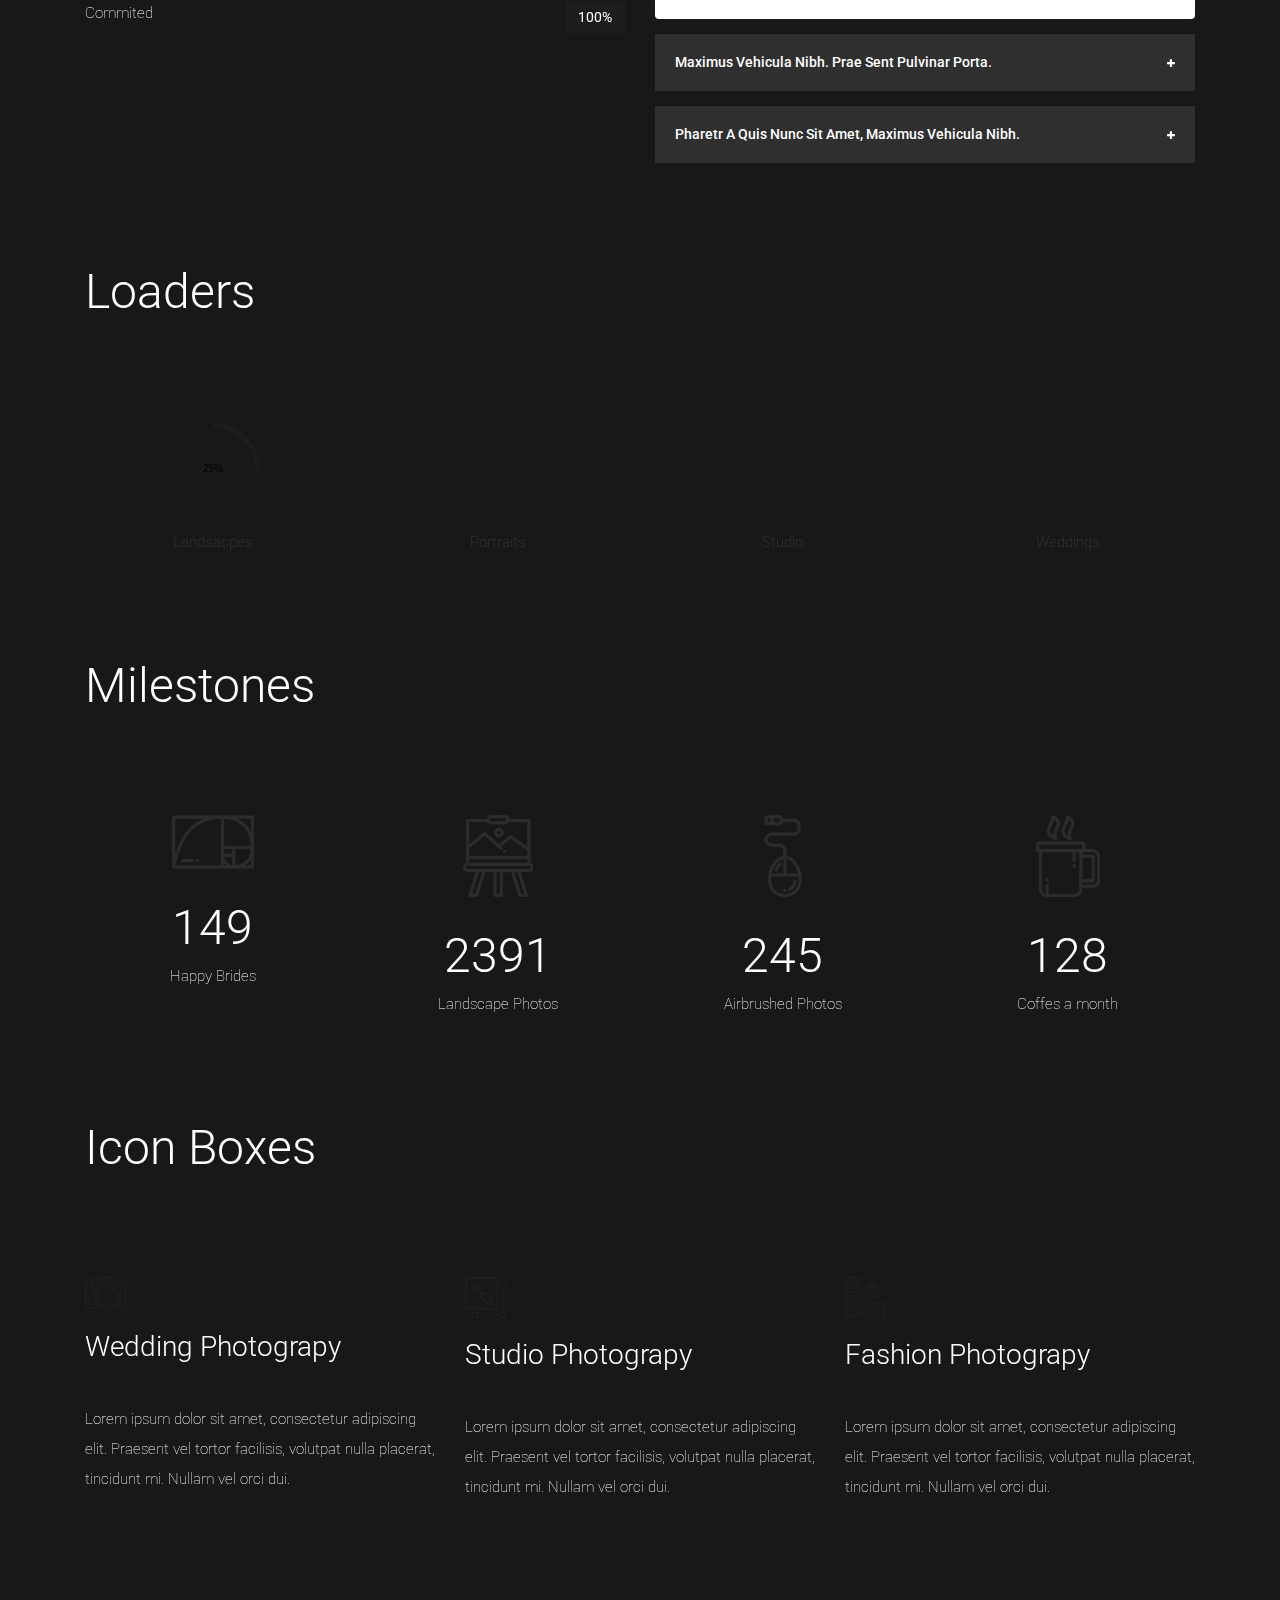
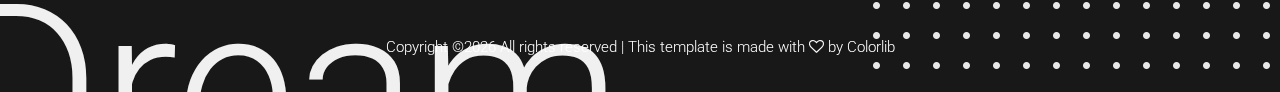
<file: elements.html>
<!DOCTYPE html>
<html lang="en">

<head>
    <meta charset="UTF-8">
    <meta name="description" content="">
    <meta http-equiv="X-UA-Compatible" content="IE=edge">
    <meta name="viewport" content="width=device-width, initial-scale=1, shrink-to-fit=no">
    <!-- The above 4 meta tags *must* come first in the head; any other head content must come *after* these tags -->

    <!-- Title  -->
    <title>Sonar - Photography Template</title>

    <!-- Favicon  -->
    <link rel="icon" href="img/core-img/favicon.ico">

    <!-- Style CSS -->
    <link rel="stylesheet" href="style.css">

</head>

<body>
    <!-- Preloader Start -->
    <div id="preloader">
        <div class="preload-content">
            <div id="sonar-load"></div>
        </div>
    </div>
    <!-- Preloader End -->

    <!-- Grids -->
    <div class="grids d-flex justify-content-between">
        <div class="grid1"></div>
        <div class="grid2"></div>
        <div class="grid3"></div>
        <div class="grid4"></div>
        <div class="grid5"></div>
        <div class="grid6"></div>
        <div class="grid7"></div>
        <div class="grid8"></div>
        <div class="grid9"></div>
    </div>

    <!-- ***** Main Menu Area Start ***** -->
    <div class="mainMenu d-flex align-items-center justify-content-between">
        <!-- Close Icon -->
        <div class="closeIcon">
            <i class="ti-close" aria-hidden="true"></i>
        </div>
        <!-- Logo Area -->
        <div class="logo-area">
            <a href="index.html">Sonar</a>
        </div>
        <!-- Nav -->
        <div class="sonarNav">
            <nav>
                <ul>
                    <li class="nav-item active">
                        <a class="nav-link" href="index.html">Home</a>
                    </li>
                    <li class="nav-item">
                        <a class="nav-link" href="about-me.html">About Me</a>
                    </li>
                    <li class="nav-item">
                        <a class="nav-link" href="services.html">Services</a>
                    </li>
                    <li class="nav-item">
                        <a class="nav-link" href="portfolio.html">Portfolio</a>
                    </li>
                    <li class="nav-item">
                        <a class="nav-link" href="blog.html">Blog</a>
                    </li>
                    <li class="nav-item">
                        <a class="nav-link" href="contact.html">Contact</a>
                    </li>
                    <li class="nav-item">
                        <a class="nav-link" href="elements.html">Elements</a>
                    </li>
                </ul>
            </nav>
        </div>
        <!-- Copwrite Text -->
        <div class="copywrite-text">
            <p><!-- Link back to Colorlib can't be removed. Template is licensed under CC BY 3.0. -->
Copyright &copy;<script>document.write(new Date().getFullYear());</script> All rights reserved | This template is made with <i class="fa fa-heart-o" aria-hidden="true"></i> by <a href="https://colorlib.com" target="_blank">Colorlib</a>
<!-- Link back to Colorlib can't be removed. Template is licensed under CC BY 3.0. -->
</p>
        </div>
    </div>
    <!-- ***** Main Menu Area End ***** -->

    <!-- ***** Header Area Start ***** -->
    <header class="header-area">
        <div class="container-fluid">
            <div class="row">
                <div class="col-12">
                    <div class="menu-area d-flex justify-content-between">
                        <!-- Logo Area  -->
                        <div class="logo-area">
                            <a href="index.html">Sonar</a>
                        </div>

                        <div class="menu-content-area d-flex align-items-center">
                            <!-- Header Social Area -->
                            <div class="header-social-area d-flex align-items-center">
                                <a href="#" data-toggle="tooltip" data-placement="bottom" title="Pinterest"><i class="fa fa-pinterest" aria-hidden="true"></i></a>
                                <a href="#" data-toggle="tooltip" data-placement="bottom" title="Linkedin"><i class="fa fa-linkedin" aria-hidden="true"></i></a>
                                <a href="#" data-toggle="tooltip" data-placement="bottom" title="Instagram"><i class="fa fa-instagram" aria-hidden="true"></i></a>
                                <a href="#" data-toggle="tooltip" data-placement="bottom" title="Facebook"><i class="fa fa-facebook" aria-hidden="true"></i></a>
                                <a href="#" data-toggle="tooltip" data-placement="bottom" title="Twitter"><i class="fa fa-twitter" aria-hidden="true"></i></a>
                            </div>
                            <!-- Menu Icon -->
                            <span class="navbar-toggler-icon" id="menuIcon"></span>
                        </div>
                    </div>
                </div>
            </div>
        </div>
    </header>
    <!-- ***** Header Area End ***** -->

    <!-- ***** Hero Area Start ***** -->
    <div class="hero-area d-flex align-items-center">
        <!-- Hero Thumbnail -->
        <div class="hero-thumbnail equalize bg-img" style="background-image: url(img/bg-img/elements.jpg);"></div>
        
        <!-- Hero Content -->
        <div class="hero-content equalize">
            <div class="container-fluid h-100">
                <div class="row h-100 align-items-center justify-content-center">
                    <div class="col-12 col-md-8">
                        <div class="line"></div>
                        <h2>Elements</h2>
                        <p>Lorem ipsum dolor sit amet, consectetur adipiscing elit. Praesent vel tortor facilisis, volutpat nulla placerat, tincidunt mi. Nullam vel orci dui.</p>
                        <a href="#" class="btn sonar-btn white-btn">contact me</a>
                    </div>
                </div>
            </div>
        </div>
    </div>
    <!-- ***** Hero Area End ***** -->

    <!-- ***** Elements Area Start ***** -->
    <section class="elements-area section-padding-100-0">
        <div class="container">

            <!-- ***** Buttons ***** -->
            <div class="row mb-100">
                <div class="col-12">
                    <div class="elements-title">
                        <h2>Buttons</h2>
                    </div>
                    <!-- Button -->
                    <div class="sonar-buttons-area">
                        <a href="#" class="btn sonar-btn m-2">Contact Me</a>
                        <a href="#" class="btn sonar-btn btn-2 m-2">Contact Me</a>
                        <a href="#" class="btn sonar-btn btn-3 m-2">Contact Me</a>
                    </div>
                </div>
            </div>


            <!-- ***** Progress Bars & Accordions ***** -->
            <div class="row">
                <div class="col-12">
                    <div class="elements-title">
                        <h2>Progress Bars &amp; Accordions</h2>
                    </div>

                    <div class="row">
                        <div class="col-12 col-md-6">
                            <!-- Progress Bar Content Area -->
                            <div class="services-progress-bar mb-100">
                                <!-- Single Progress Bar -->
                                <div class="single_progress_bar">
                                    <div id="bar1" class="barfiller">
                                        <div class="tipWrap">
                                            <span class="tip"></span>
                                        </div>
                                        <span class="fill" data-percentage="80"></span>
                                    </div>
                                    <p>Pacience</p>
                                </div>
                                <!-- Single Progress Bar -->
                                <div class="single_progress_bar">
                                    <div id="bar2" class="barfiller">
                                        <div class="tipWrap">
                                            <span class="tip"></span>
                                        </div>
                                        <span class="fill" data-percentage="90"></span>
                                    </div>
                                    <p>Creativity</p>
                                </div>
                                <!-- Single Progress Bar -->
                                <div class="single_progress_bar">
                                    <div id="bar3" class="barfiller">
                                        <div class="tipWrap">
                                            <span class="tip"></span>
                                        </div>
                                        <span class="fill" data-percentage="100"></span>
                                    </div>
                                    <p>Commited</p>
                                </div>
                            </div>
                        </div>

                        <div class="col-12 col-md-6">
                            <div class="accordions mb-100" id="accordion" role="tablist" aria-multiselectable="true">
                                <!-- single accordian area -->
                                <div class="panel single-accordion">
                                    <h6><a role="button" class="" aria-expanded="true" aria-controls="collapseOne" data-toggle="collapse" data-parent="#accordion" href="#collapseOne">Donec ipsum metus, pharetr a quis nunc sit amet, maximus.
                                    <span class="accor-open"><i class="fa fa-plus" aria-hidden="true"></i></span>
                                    <span class="accor-close"><i class="fa fa-minus" aria-hidden="true"></i></span>
                                    </a></h6>
                                    <div id="collapseOne" class="accordion-content collapse show">
                                        <p>Lorem ipsum dolor sit amet, consectetur adipiscing elit. Praesent vel tortor facilisis, volutpat nulla placerat, tincidunt mi. Nullam vel orci dui.</p>
                                    </div>
                                </div>
                                <!-- single accordian area -->
                                <div class="panel single-accordion">
                                    <h6>
                                        <a role="button" class="collapsed" aria-expanded="true" aria-controls="collapseTwo" data-parent="#accordion" data-toggle="collapse" href="#collapseTwo">Maximus vehicula nibh. Prae sent pulvinar porta.
                                        <span class="accor-open"><i class="fa fa-plus" aria-hidden="true"></i></span>
                                        <span class="accor-close"><i class="fa fa-minus" aria-hidden="true"></i></span>
                                        </a>
                                    </h6>
                                    <div id="collapseTwo" class="accordion-content collapse">
                                        <p>Lorem ipsum dolor sit amet, consectetur adipiscing elit. Praesent vel tortor facilisis, volutpat nulla placerat, tincidunt mi. Nullam vel orci dui.</p>
                                    </div>
                                </div>
                                <!-- single accordian area -->
                                <div class="panel single-accordion">
                                    <h6>
                                        <a role="button" aria-expanded="true" aria-controls="collapseThree" class="collapsed" data-parent="#accordion" data-toggle="collapse" href="#collapseThree">Pharetr a quis nunc sit amet, maximus vehicula nibh.
                                        <span class="accor-open"><i class="fa fa-plus" aria-hidden="true"></i></span>
                                        <span class="accor-close"><i class="fa fa-minus" aria-hidden="true"></i></span>
                                    </a>
                                    </h6>
                                    <div id="collapseThree" class="accordion-content collapse">
                                        <p>Lorem ipsum dolor sit amet, consectetur adipiscing elit. Praesent vel tortor facilisis, volutpat nulla placerat, tincidunt mi. Nullam vel orci dui.</p>
                                    </div>
                                </div>
                            </div>
                        </div>
                    </div>
                </div>
            </div>

            <!-- ***** Loaders ***** -->
            <div class="row">
                <div class="col-12">
                    <div class="elements-title">
                        <h2>Loaders</h2>
                    </div>

                    <div class="our-skills-area text-center">
                        <div class="row">
                            <div class="col-12 col-sm-6 col-md-3">
                                <div class="single-pie-bar mb-100" data-percent="90">
                                    <canvas class="bar-circle" width="100" height="100"></canvas>
                                    <p>Landsacpes</p>
                                </div>
                            </div>
                            <div class="col-12 col-sm-6 col-md-3">
                                <div class="single-pie-bar mb-100" data-percent="65">
                                    <canvas class="bar-circle" width="100" height="100"></canvas>
                                    <p>Portraits</p>
                                </div>
                            </div>
                            <div class="col-12 col-sm-6 col-md-3">
                                <div class="single-pie-bar mb-100" data-percent="25">
                                    <canvas class="bar-circle" width="100" height="100"></canvas>
                                    <p>Studio</p>
                                </div>
                            </div>
                            <div class="col-12 col-sm-6 col-md-3">
                                <div class="single-pie-bar mb-100" data-percent="69">
                                    <canvas class="bar-circle" width="100" height="100"></canvas>
                                    <p>Weddings</p>
                                </div>
                            </div>
                        </div>
                    </div>

                </div>
            </div>

            <!-- ***** Milestones ***** -->
            <div class="row">
                <div class="col-12">
                    <div class="elements-title">
                        <h2>Milestones</h2>
                    </div>
                </div>

                <!-- Single Cool Fact-->
                <div class="col-12 col-sm-6 col-lg-3">
                    <div class="single-cool-fact-area text-center mb-100">
                        <img src="img/core-img/golden-ratio.png" alt="">
                        <h2><span class="counter">149</span></h2>
                        <p>Happy Brides</p>
                    </div>
                </div>
                <!-- Single Cool Fact-->
                <div class="col-12 col-sm-6 col-lg-3">
                    <div class="single-cool-fact-area text-center mb-100">
                        <img src="img/core-img/canvas.png" alt="">
                        <h2><span class="counter">2391</span></h2>
                        <p>Landscape Photos</p>
                    </div>
                </div>
                <!-- Single Cool Fact-->
                <div class="col-12 col-sm-6 col-lg-3">
                    <div class="single-cool-fact-area text-center mb-100">
                        <img src="img/core-img/mouse.png" alt="">
                        <h2><span class="counter">245</span></h2>
                        <p>Airbrushed Photos</p>
                    </div>
                </div>
                <!-- Single Cool Fact-->
                <div class="col-12 col-sm-6 col-lg-3">
                    <div class="single-cool-fact-area text-center mb-100">
                        <img src="img/core-img/coffee.png" alt="">
                        <h2><span class="counter">128</span></h2>
                        <p>Coffes a month</p>
                    </div>
                </div>
            </div>

            <!-- ***** Icon Boxes ***** -->
            <div class="row mb-50">
                <div class="col-12">
                    <div class="elements-title">
                        <h2>Icon boxes</h2>
                    </div>
                </div>

                <!-- Single Services Area -->
                <div class="col-12 col-md-4">
                    <div class="single-services-area">
                        <img src="img/core-img/camera.png" alt="">
                        <h4>Wedding Photograpy</h4>
                        <p>Lorem ipsum dolor sit amet, consectetur adipiscing elit. Praesent vel tortor facilisis, volutpat nulla placerat, tincidunt mi. Nullam vel orci dui.</p>
                    </div>
                </div>
                <!-- Single Services Area -->
                <div class="col-12 col-md-4">
                    <div class="single-services-area">
                        <img src="img/core-img/vector.png" alt="">
                        <h4>Studio Photograpy</h4>
                        <p>Lorem ipsum dolor sit amet, consectetur adipiscing elit. Praesent vel tortor facilisis, volutpat nulla placerat, tincidunt mi. Nullam vel orci dui.</p>
                    </div>
                </div>
                <!-- Single Services Area -->
                <div class="col-12 col-md-4">
                    <div class="single-services-area">
                        <img src="img/core-img/pantone.png" alt="">
                        <h4>Fashion Photograpy</h4>
                        <p>Lorem ipsum dolor sit amet, consectetur adipiscing elit. Praesent vel tortor facilisis, volutpat nulla placerat, tincidunt mi. Nullam vel orci dui.</p>
                    </div>
                </div>
            </div>

        </div>
    </section>
    <!-- ***** Elements Area End ***** -->

    <!-- ***** Footer Area Start ***** -->
    <footer class="footer-area">
        <!-- back end content -->
        <div class="backEnd-content">
            <img class="dots" src="img/core-img/dots.png" alt="">
            <h2>Dream</h2>
        </div>

        <div class="container">
            <div class="row">
                <div class="col-12">
                    <!-- Copywrite Text -->
                    <div class="copywrite-text">
                        <p><!-- Link back to Colorlib can't be removed. Template is licensed under CC BY 3.0. -->
Copyright &copy;<script>document.write(new Date().getFullYear());</script> All rights reserved | This template is made with <i class="fa fa-heart-o" aria-hidden="true"></i> by <a href="https://colorlib.com" target="_blank">Colorlib</a>
<!-- Link back to Colorlib can't be removed. Template is licensed under CC BY 3.0. -->
</p>
                    </div>
                </div>
            </div>
        </div>
    </footer>
    <!-- ***** Footer Area End ***** -->

    <!-- jQuery (Necessary for All JavaScript Plugins) -->
    <script src="js/jquery/jquery-2.2.4.min.js"></script>
    <!-- Popper js -->
    <script src="js/popper.min.js"></script>
    <!-- Bootstrap js -->
    <script src="js/bootstrap.min.js"></script>
    <!-- Plugins js -->
    <script src="js/plugins.js"></script>
    <!-- Active js -->
    <script src="js/active.js"></script>

</body>

</html>
</file>
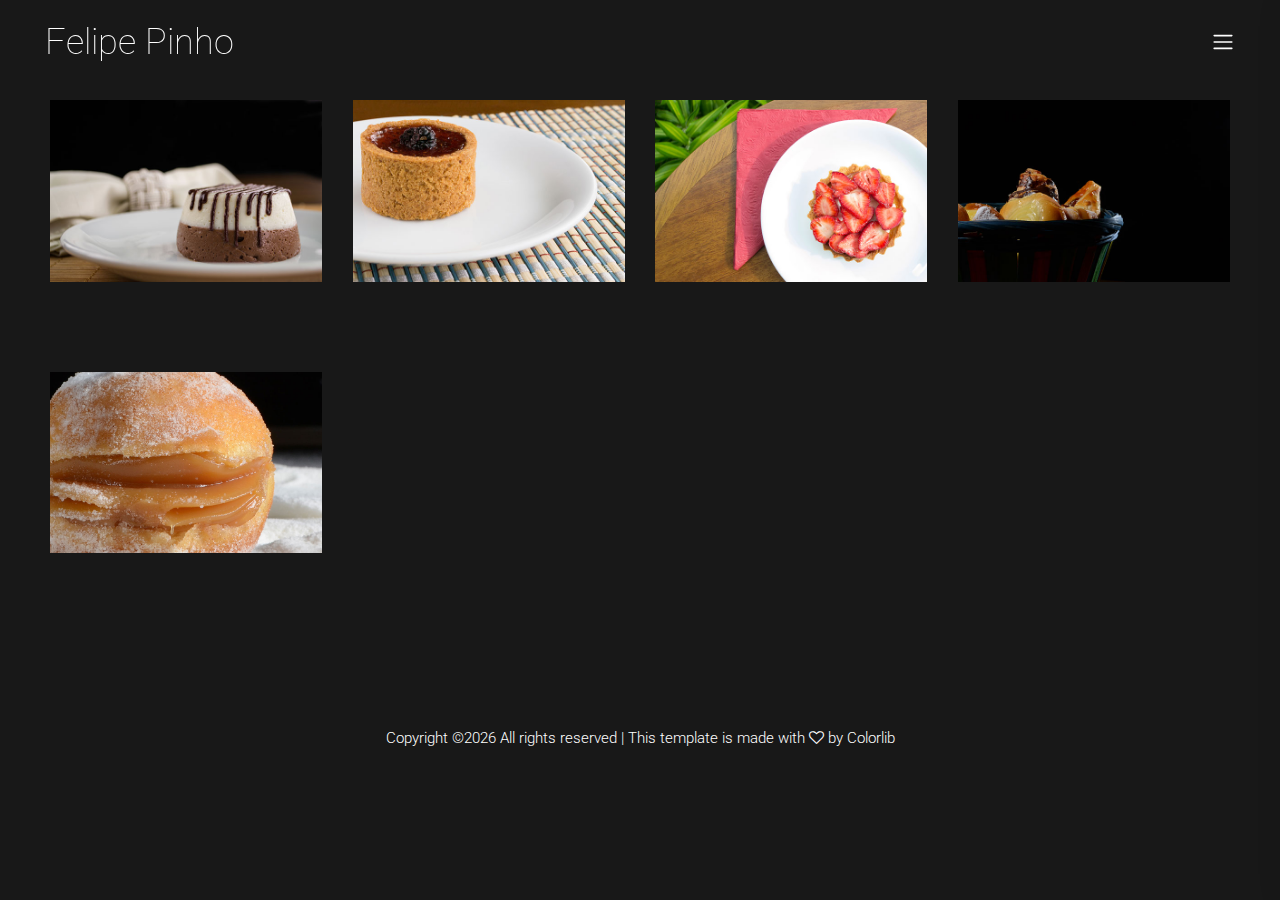
<file: gastro.html>
<!DOCTYPE html>
<html lang="en">

<head>
    <meta charset="UTF-8">
    <meta name="description" content="Fotografia">
    <meta http-equiv="X-UA-Compatible" content="IE=edge">
    <meta name="viewport" content="width=device-width, initial-scale=1, shrink-to-fit=no">
    <!-- The above 4 meta tags *must* come first in the head; any other head content must come *after* these tags -->

    <!-- Title  -->
    <title>Felipe Pinho - Fotografia</title>

    <!-- Favicon  -->
    <link rel="icon" href="img/camera-fav.png">

    <!-- Style CSS -->
    <link rel="stylesheet" href="style.css">

    <link rel="stylesheet" type="text/css" href="css/jquery.fancybox.min.css">

    <link rel="stylesheet" href="js/aaa/BeerSlider.css">


</head>

<body>
    <!-- Preloader Start -->
    <div id="preloader">
        <div class="preload-content">
            <div id="sonar-load"></div>
        </div>
    </div>
    <!-- Preloader End -->

    <!-- Grids -->
   
    <!-- ***** Main Menu Area Start ***** -->
    <div class="mainMenu d-flex align-items-center justify-content-between">
        <!-- Close Icon -->
        <div class="closeIcon">
            <i class="ti-close" aria-hidden="true"></i>
        </div>
        <!-- Logo Area -->
        <div class="logo-area">
            <a href="index.html">Felipe Pinho</a>
        </div>
        <!-- Nav -->
        <div class="sonarNav">
            <nav>
                <ul>
                    <li class="nav-item active">
                        <a class="nav-link" href="index.html">Início</a>
                    </li>
                    <li class="nav-item">
                        <a class="nav-link" href="gastro.html">Gastronomia</a>
                    </li>
                    <li class="nav-item">
                        <a class="nav-link" href="origamis.html">Origamis</a>
                    </li>
                    <li class="nav-item">
                        <a class="nav-link" href="paqueta.html">Paquetá</a>
                    </li>
                    <li class="nav-item">
                        <a class="nav-link" href="pb.html">P&B</a>
                    </li>
                    <li class="nav-item">
                        <a class="nav-link" href="tratamento.html">Tratamento</a>
                    </li>
                    <li class="nav-item">
                        <a class="nav-link" href="contact.html">Contato</a>
                    </li>
                </ul>
            </nav>
        </div>
        <!-- Copwrite Text -->
        <div class="copywrite-text">
            <p><!-- Link back to Colorlib can't be removed. Template is licensed under CC BY 3.0. -->
Copyright &copy;<script>document.write(new Date().getFullYear());</script> All rights reserved | This template is made with <i class="fa fa-heart-o" aria-hidden="true"></i> by <a href="https://colorlib.com" target="_blank">Colorlib</a>
<!-- Link back to Colorlib can't be removed. Template is licensed under CC BY 3.0. -->
</p>
        </div>
    </div>
    <!-- ***** Main Menu Area End ***** -->

    <!-- ***** Header Area Start ***** -->
    <header class="header-area">
        <div class="container-fluid">
            <div class="row">
                <div class="col-12">
                    <div class="menu-area d-flex justify-content-between">
                        <!-- Logo Area  -->
                        <div class="logo-area">
                            <a href="index.html">Felipe Pinho</a>
                        </div>

                        <div class="menu-content-area d-flex align-items-center">
                            <!-- Header Social Area -->
                            
                            <!-- Menu Icon -->
                            <span class="navbar-toggler-icon" id="menuIcon"></span>
                        </div>
                    </div>
                </div>
            </div>
        </div>
    </header>
    <!-- ***** Header Area End ***** -->

    <!-- ***** Hero Area Start ***** -->
    
    <!-- ***** Hero Area End ***** -->

    <!-- ****** Gallery Area Start ****** -->
    <section class="sonar-projects-area" id="projects">
        <div class="container-fluid">
            <div class="row sonar-portfolio fancybox">

                <!-- Single gallery Item -->
                <div class="col-12 col-sm-6 col-lg-3 single_gallery_item landscapes studio wow fadeInUpBig" data-wow-delay="300ms">
                        <a data-fancybox="gallery" href="img/bg-img/gastro/gastro1.jpg" data-caption=""><img src="img/bg-img/gastro/gastro1_small.jpg"></a>
                    <!-- Gallery Content -->
                    <div class="gallery-content">
                        <h4></h4>
                        <p></p>
                    </div>
                </div>

                <!-- Single gallery Item -->
                <div class="col-12 col-sm-6 col-lg-3 single_gallery_item landscapes studio wow fadeInUpBig" data-wow-delay="300ms">
                        <a data-fancybox="gallery" href="img/bg-img/gastro/gastro2.jpg" data-caption=""><img src="img/bg-img/gastro/gastro2_small.jpg"></a>
                    <!-- Gallery Content -->
                    <div class="gallery-content">
                        <h4></h4>
                        <p></p>
                    </div>
                </div>

                <!-- Single gallery Item -->
                <div class="col-12 col-sm-6 col-lg-3 single_gallery_item landscapes studio wow fadeInUpBig" data-wow-delay="300ms">
                        <a data-fancybox="gallery" href="img/bg-img/gastro/gastro3.jpg" data-caption=""><img src="img/bg-img/gastro/gastro3_small.jpg"></a>
                    <!-- Gallery Content -->
                    <div class="gallery-content">
                        <h4></h4>
                        <p></p>
                    </div>
                </div>

                <!-- Single gallery Item -->
                <div class="col-12 col-sm-6 col-lg-3 single_gallery_item landscapes studio wow fadeInUpBig" data-wow-delay="300ms">
                        <a data-fancybox="gallery" href="img/bg-img/gastro/gastro4.jpg" data-caption=""><img src="img/bg-img/gastro/gastro4_small.jpg"></a>
                    <!-- Gallery Content -->
                    <div class="gallery-content">
                        <h4></h4>
                        <p></p>
                    </div>
                </div>

                <!-- Single gallery Item -->
                <div class="col-12 col-sm-6 col-lg-3 single_gallery_item landscapes studio wow fadeInUpBig" data-wow-delay="300ms">
                        <a data-fancybox="gallery" href="img/bg-img/gastro/gastro5.jpg" data-caption=""><img src="img/bg-img/gastro/gastro5_small.jpg"></a>
                    <!-- Gallery Content -->
                    <div class="gallery-content">
                        <h4></h4>
                        <p></p>
                    </div>
                </div>

            </div>

        </div>
    </section>

    
    <!-- ****** Gallery Area End ****** -->

    <!-- ***** Footer Area Start ***** -->
    <footer class="footer-area">
        <!-- back end content -->
        
        
        <div class="container">
            <div class="row">
                <div class="col-12">
                    <!-- Copywrite Text -->
                    <div class="copywrite-text">
                        <p><!-- Link back to Colorlib can't be removed. Template is licensed under CC BY 3.0. -->
Copyright &copy;<script>document.write(new Date().getFullYear());</script> All rights reserved | This template is made with <i class="fa fa-heart-o" aria-hidden="true"></i> by <a href="https://colorlib.com" target="_blank">Colorlib</a>
<!-- Link back to Colorlib can't be removed. Template is licensed under CC BY 3.0. -->
</p>
                    </div>
                </div>
            </div>
        </div>
    </footer>
    <!-- ***** Footer Area End ***** -->

    <!-- jQuery (Necessary for All JavaScript Plugins) -->
    <script src="js/jquery/jquery-2.2.4.min.js"></script>
    <!-- Popper js -->
    <script src="js/popper.min.js"></script>
    <!-- Bootstrap js -->
    <script src="js/bootstrap.min.js"></script>
    <!-- Plugins js -->
    
    <!-- Active js -->
    <script src="js/active.js"></script>

    <script src="js/jquery.fancybox.min.js"></script>
    <script src="js/script.js"></script>

    <script src="js/aaa/BeerSlider.js"></script>
    <script>
        var slider = new BeerSlider( document.getElementById( "beer-slider" ) );
      </script>
   

</body>

</html>
</file>
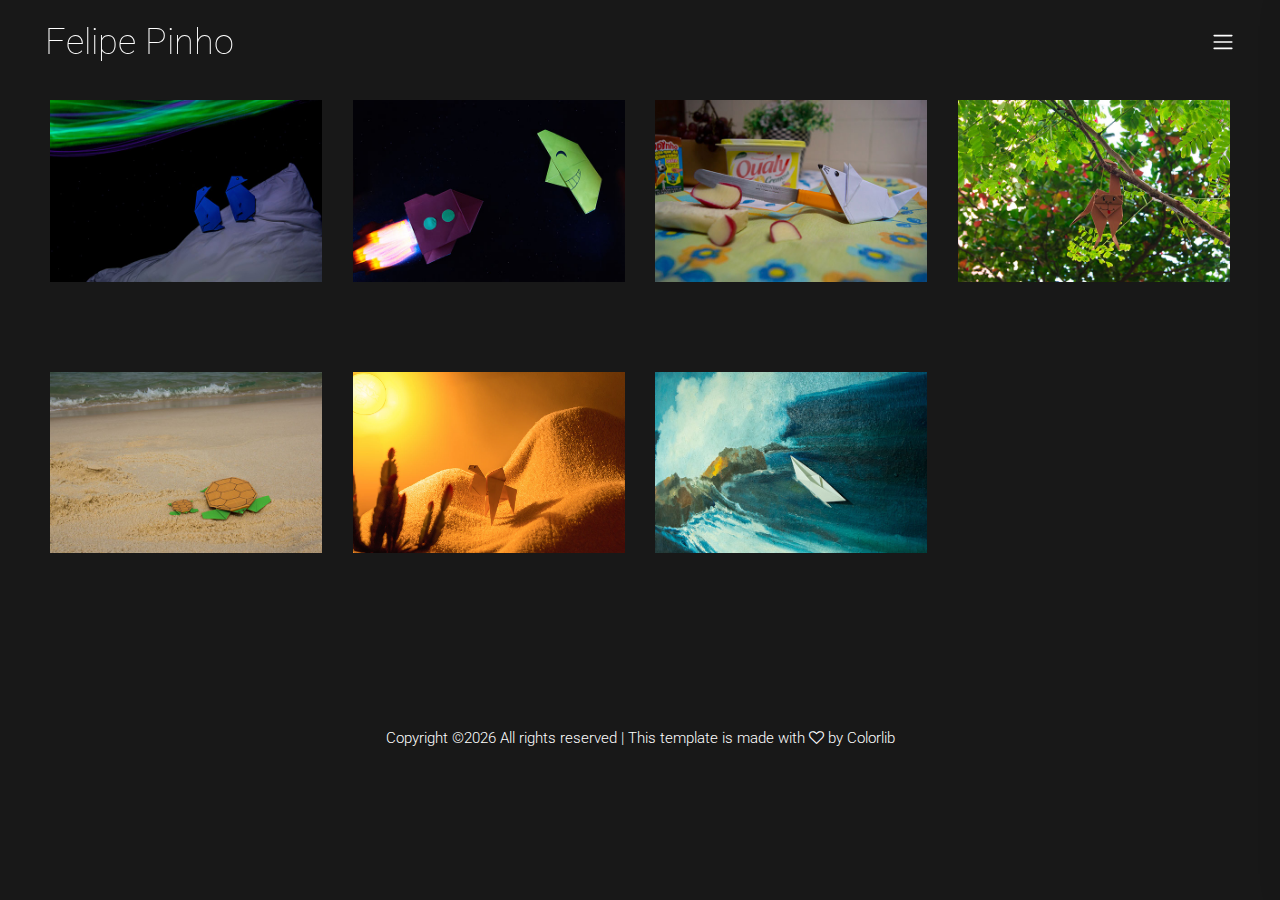
<file: origamis.html>
<!DOCTYPE html>
<html lang="en">

<head>
    <meta charset="UTF-8">
    <meta name="description" content="Fotografia">
    <meta http-equiv="X-UA-Compatible" content="IE=edge">
    <meta name="viewport" content="width=device-width, initial-scale=1, shrink-to-fit=no">
    <!-- The above 4 meta tags *must* come first in the head; any other head content must come *after* these tags -->

    <!-- Title  -->
    <title>Felipe Pinho - Fotografia</title>

    <!-- Favicon  -->
    <link rel="icon" href="img/camera-fav.png">

    <!-- Style CSS -->
    <link rel="stylesheet" href="style.css">

    <link rel="stylesheet" type="text/css" href="css/jquery.fancybox.min.css">


</head>

<body>
    <!-- Preloader Start -->
    <div id="preloader">
        <div class="preload-content">
            <div id="sonar-load"></div>
        </div>
    </div>
    <!-- Preloader End -->

    <!-- Grids -->
    
    <!-- ***** Main Menu Area Start ***** -->
    <div class="mainMenu d-flex align-items-center justify-content-between">
        <!-- Close Icon -->
        <div class="closeIcon">
            <i class="ti-close" aria-hidden="true"></i>
        </div>
        <!-- Logo Area -->
        <div class="logo-area">
            <a href="index.html">Felipe Pinho</a>
        </div>
        <!-- Nav -->
        <div class="sonarNav">
            <nav>
                <ul>
                    <li class="nav-item active">
                        <a class="nav-link" href="index.html">Início</a>
                    </li>
                    <li class="nav-item">
                        <a class="nav-link" href="gastro.html">Gastronomia</a>
                    </li>
                    <li class="nav-item">
                        <a class="nav-link" href="origamis.html">Origamis</a>
                    </li>
                    <li class="nav-item">
                        <a class="nav-link" href="paqueta.html">Paquetá</a>
                    </li>
                    <li class="nav-item">
                        <a class="nav-link" href="pb.html">P&B</a>
                    </li>
                    <li class="nav-item">
                        <a class="nav-link" href="tratamento.html">Tratamento</a>
                    </li>
                    <li class="nav-item">
                        <a class="nav-link" href="contact.html">Contato</a>
                    </li>
                </ul>
            </nav>
        </div>
        <!-- Copwrite Text -->
        <div class="copywrite-text">
            <p><!-- Link back to Colorlib can't be removed. Template is licensed under CC BY 3.0. -->
Copyright &copy;<script>document.write(new Date().getFullYear());</script> All rights reserved | This template is made with <i class="fa fa-heart-o" aria-hidden="true"></i> by <a href="https://colorlib.com" target="_blank">Colorlib</a>
<!-- Link back to Colorlib can't be removed. Template is licensed under CC BY 3.0. -->
</p>
        </div>
    </div>
    <!-- ***** Main Menu Area End ***** -->

    <!-- ***** Header Area Start ***** -->
    <header class="header-area">
        <div class="container-fluid">
            <div class="row">
                <div class="col-12">
                    <div class="menu-area d-flex justify-content-between">
                        <!-- Logo Area  -->
                        <div class="logo-area">
                            <a href="index.html">Felipe Pinho</a>
                        </div>

                        <div class="menu-content-area d-flex align-items-center">
                            <!-- Header Social Area -->
                            
                            <!-- Menu Icon -->
                            <span class="navbar-toggler-icon" id="menuIcon"></span>
                        </div>
                    </div>
                </div>
            </div>
        </div>
    </header>
    <!-- ***** Header Area End ***** -->

    <!-- ***** Hero Area Start ***** -->
    
        
        <!-- Hero Content -->
        

    
    </div>
    <!-- ***** Hero Area End ***** -->

    <!-- ****** Gallery Area Start ****** -->
    <section class="sonar-projects-area" id="projects">
        <div class="container-fluid">
            <div class="row sonar-portfolio fancybox">

                <!-- Single gallery Item -->
                <div class="col-12 col-sm-6 col-lg-3 single_gallery_item landscapes studio wow fadeInUpBig" data-wow-delay="300ms">
                        <a data-fancybox="gallery" href="img/bg-img/origamis/origami1.jpg" data-caption=""><img src="img/bg-img/origamis/origami1_small.jpg"></a>
                    <!-- Gallery Content -->
                    <div class="gallery-content">
                        <h4></h4>
                        <p></p>
                    </div>
                </div>

                <!-- Single gallery Item -->
                <div class="col-12 col-sm-6 col-lg-3 single_gallery_item landscapes studio wow fadeInUpBig" data-wow-delay="300ms">
                        <a data-fancybox="gallery" href="img/bg-img/origamis/origami2.jpg" data-caption=""><img src="img/bg-img/origamis/origami2_small.jpg"></a>
                    <!-- Gallery Content -->
                    <div class="gallery-content">
                        <h4></h4>
                        <p></p>
                    </div>
                </div>

                <!-- Single gallery Item -->
                <div class="col-12 col-sm-6 col-lg-3 single_gallery_item landscapes studio wow fadeInUpBig" data-wow-delay="300ms">
                        <a data-fancybox="gallery" href="img/bg-img/origamis/origami3.jpg" data-caption=""><img src="img/bg-img/origamis/origami3_small.jpg"></a>
                    <!-- Gallery Content -->
                    <div class="gallery-content">
                        <h4></h4>
                        <p></p>
                    </div>
                </div>

                <!-- Single gallery Item -->
                <div class="col-12 col-sm-6 col-lg-3 single_gallery_item landscapes studio wow fadeInUpBig" data-wow-delay="300ms">
                        <a data-fancybox="gallery" href="img/bg-img/origamis/origami4.jpg" data-caption=""><img src="img/bg-img/origamis/origami4_small.jpg"></a>
                    <!-- Gallery Content -->
                    <div class="gallery-content">
                        <h4></h4>
                        <p></p>
                    </div>
                </div>

                <!-- Single gallery Item -->
                <div class="col-12 col-sm-6 col-lg-3 single_gallery_item landscapes studio wow fadeInUpBig" data-wow-delay="300ms">
                        <a data-fancybox="gallery" href="img/bg-img/origamis/origami5.jpg" data-caption=""><img src="img/bg-img/origamis/origami5_small.jpg"></a>
                    <!-- Gallery Content -->
                    <div class="gallery-content">
                        <h4></h4>
                        <p></p>
                    </div>
                </div>

                 <!-- Single gallery Item -->
                 <div class="col-12 col-sm-6 col-lg-3 single_gallery_item landscapes studio wow fadeInUpBig" data-wow-delay="300ms">
                        <a data-fancybox="gallery" href="img/bg-img/origamis/origami6.jpg" data-caption=""><img src="img/bg-img/origamis/origami6_small.jpg"></a>
                    <!-- Gallery Content -->
                    <div class="gallery-content">
                        <h4></h4>
                        <p></p>
                    </div>
                </div>

                 <!-- Single gallery Item -->
                 <div class="col-12 col-sm-6 col-lg-3 single_gallery_item landscapes studio wow fadeInUpBig" data-wow-delay="300ms">
                        <a data-fancybox="gallery" href="img/bg-img/origamis/origami7.jpg" data-caption=""><img src="img/bg-img/origamis/origami7_small.jpg"></a>
                    <!-- Gallery Content -->
                    <div class="gallery-content">
                        <h4></h4>
                        <p></p>
                    </div>
                </div>

            </div>

        </div>
    </section>

    
    <!-- ****** Gallery Area End ****** -->

    <!-- ***** Footer Area Start ***** -->
    <footer class="footer-area">
        <!-- back end content -->
        
        
        <div class="container">
            <div class="row">
                <div class="col-12">
                    <!-- Copywrite Text -->
                    <div class="copywrite-text">
                        <p><!-- Link back to Colorlib can't be removed. Template is licensed under CC BY 3.0. -->
Copyright &copy;<script>document.write(new Date().getFullYear());</script> All rights reserved | This template is made with <i class="fa fa-heart-o" aria-hidden="true"></i> by <a href="https://colorlib.com" target="_blank">Colorlib</a>
<!-- Link back to Colorlib can't be removed. Template is licensed under CC BY 3.0. -->
</p>
                    </div>
                </div>
            </div>
        </div>
    </footer>
    <!-- ***** Footer Area End ***** -->

    <!-- jQuery (Necessary for All JavaScript Plugins) -->
    <script src="js/jquery/jquery-2.2.4.min.js"></script>
    <!-- Popper js -->
    <script src="js/popper.min.js"></script>
    <!-- Bootstrap js -->
    <script src="js/bootstrap.min.js"></script>
    <!-- Plugins js -->
    
    <!-- Active js -->
    <script src="js/active.js"></script>

    <script src="js/jquery.fancybox.min.js"></script>
    <script src="js/script.js"></script>
   

</body>

</html>
</file>
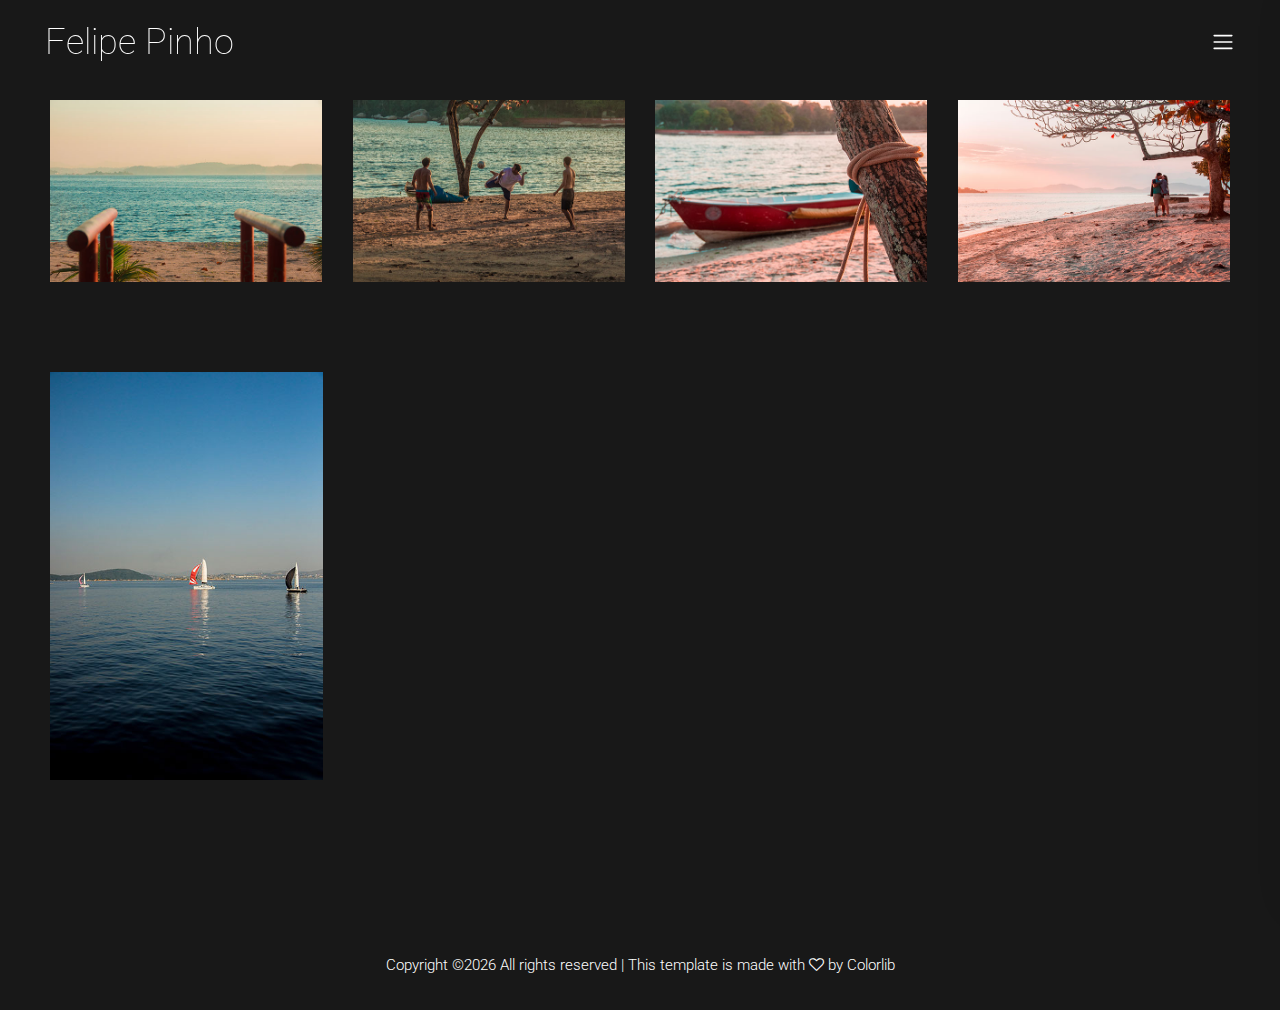
<file: paqueta.html>
<!DOCTYPE html>
<html lang="en">

<head>
    <meta charset="UTF-8">
    <meta name="description" content="Fotografia">
    <meta http-equiv="X-UA-Compatible" content="IE=edge">
    <meta name="viewport" content="width=device-width, initial-scale=1, shrink-to-fit=no">
    <!-- The above 4 meta tags *must* come first in the head; any other head content must come *after* these tags -->

    <!-- Title  -->
    <title>Felipe Pinho - Fotografia</title>

    <!-- Favicon  -->
    <link rel="icon" href="img/camera-fav.png">

    <!-- Style CSS -->
    <link rel="stylesheet" href="style.css">

    <link rel="stylesheet" type="text/css" href="css/jquery.fancybox.min.css">


</head>

<body>
    <!-- Preloader Start -->
    <div id="preloader">
        <div class="preload-content">
            <div id="sonar-load"></div>
        </div>
    </div>
    <!-- Preloader End -->

    <!-- Grids -->

    <!-- ***** Main Menu Area Start ***** -->
    <div class="mainMenu d-flex align-items-center justify-content-between">
        <!-- Close Icon -->
        <div class="closeIcon">
            <i class="ti-close" aria-hidden="true"></i>
        </div>
        <!-- Logo Area -->
        <div class="logo-area">
            <a href="index.html">Felipe Pinho</a>
        </div>
        <!-- Nav -->
        <div class="sonarNav">
            <nav>
                <ul>
                    <li class="nav-item active">
                        <a class="nav-link" href="index.html">Início</a>
                    </li>
                    <li class="nav-item">
                        <a class="nav-link" href="gastro.html">Gastronomia</a>
                    </li>
                    <li class="nav-item">
                        <a class="nav-link" href="origamis.html">Origamis</a>
                    </li>
                    <li class="nav-item">
                        <a class="nav-link" href="paqueta.html">Paquetá</a>
                    </li>
                    <li class="nav-item">
                        <a class="nav-link" href="pb.html">P&B</a>
                    </li>
                    <li class="nav-item">
                        <a class="nav-link" href="tratamento.html">Tratamento</a>
                    </li>
                    <li class="nav-item">
                        <a class="nav-link" href="contact.html">Contato</a>
                    </li>
                </ul>
            </nav>
        </div>
        <!-- Copwrite Text -->
        <div class="copywrite-text">
            <p><!-- Link back to Colorlib can't be removed. Template is licensed under CC BY 3.0. -->
Copyright &copy;<script>document.write(new Date().getFullYear());</script> All rights reserved | This template is made with <i class="fa fa-heart-o" aria-hidden="true"></i> by <a href="https://colorlib.com" target="_blank">Colorlib</a>
<!-- Link back to Colorlib can't be removed. Template is licensed under CC BY 3.0. -->
</p>
        </div>
    </div>
    <!-- ***** Main Menu Area End ***** -->

    <!-- ***** Header Area Start ***** -->
    <header class="header-area">
        <div class="container-fluid">
            <div class="row">
                <div class="col-12">
                    <div class="menu-area d-flex justify-content-between">
                        <!-- Logo Area  -->
                        <div class="logo-area">
                            <a href="index.html">Felipe Pinho</a>
                        </div>

                        <div class="menu-content-area d-flex align-items-center">
                            <!-- Header Social Area -->
                            
                            <!-- Menu Icon -->
                            <span class="navbar-toggler-icon" id="menuIcon"></span>
                        </div>
                    </div>
                </div>
            </div>
        </div>
    </header>
    <!-- ***** Header Area End ***** -->

    <!-- ***** Hero Area Start ***** -->
    
    <!-- ***** Hero Area End ***** -->

    <!-- ****** Gallery Area Start ****** -->
    <section class="sonar-projects-area" id="projects">
        <div class="container-fluid">
            <div class="row sonar-portfolio fancybox">

                <!-- Single gallery Item -->
                <div class="col-12 col-sm-6 col-lg-3 single_gallery_item landscapes studio wow fadeInUpBig" data-wow-delay="300ms">
                        <a data-fancybox="gallery" href="img/bg-img/paqueta/paqueta1.jpg" data-caption=""><img src="img/bg-img/paqueta/paqueta1_small.jpg"></a>
                    <!-- Gallery Content -->
                    <div class="gallery-content">
                        <h4></h4>
                        <p></p>
                    </div>
                </div>

                <!-- Single gallery Item -->
                <div class="col-12 col-sm-6 col-lg-3 single_gallery_item landscapes studio wow fadeInUpBig" data-wow-delay="300ms">
                        <a data-fancybox="gallery" href="img/bg-img/paqueta/paqueta2.jpg" data-caption=""><img src="img/bg-img/paqueta/paqueta2_small.jpg"></a>
                    <!-- Gallery Content -->
                    <div class="gallery-content">
                        <h4></h4>
                        <p></p>
                    </div>
                </div>

                <!-- Single gallery Item -->
                <div class="col-12 col-sm-6 col-lg-3 single_gallery_item landscapes studio wow fadeInUpBig" data-wow-delay="300ms">
                        <a data-fancybox="gallery" href="img/bg-img/paqueta/paqueta3.jpg" data-caption=""><img src="img/bg-img/paqueta/paqueta3_small.jpg"></a>
                    <!-- Gallery Content -->
                    <div class="gallery-content">
                        <h4></h4>
                        <p></p>
                    </div>
                </div>

                <!-- Single gallery Item -->
                <div class="col-12 col-sm-6 col-lg-3 single_gallery_item landscapes studio wow fadeInUpBig" data-wow-delay="300ms">
                        <a data-fancybox="gallery" href="img/bg-img/paqueta/paqueta4.jpg" data-caption=""><img src="img/bg-img/paqueta/paqueta4_small.jpg"></a>
                    <!-- Gallery Content -->
                    <div class="gallery-content">
                        <h4></h4>
                        <p></p>
                    </div>
                </div>

                <!-- Single gallery Item -->
                <div class="col-12 col-sm-6 col-lg-3 single_gallery_item landscapes studio wow fadeInUpBig" data-wow-delay="300ms">
                        <a data-fancybox="gallery" href="img/bg-img/paqueta/paqueta5.jpg" data-caption=""><img src="img/bg-img/paqueta/paqueta5_small.jpg"></a>
                    <!-- Gallery Content -->
                    <div class="gallery-content">
                        <h4></h4>
                        <p></p>
                    </div>
                </div>

            </div>

        </div>
    </section>

    
    <!-- ****** Gallery Area End ****** -->

    <!-- ***** Footer Area Start ***** -->
    <footer class="footer-area">
        <!-- back end content -->
        
        
        <div class="container">
            <div class="row">
                <div class="col-12">
                    <!-- Copywrite Text -->
                    <div class="copywrite-text">
                        <p><!-- Link back to Colorlib can't be removed. Template is licensed under CC BY 3.0. -->
Copyright &copy;<script>document.write(new Date().getFullYear());</script> All rights reserved | This template is made with <i class="fa fa-heart-o" aria-hidden="true"></i> by <a href="https://colorlib.com" target="_blank">Colorlib</a>
<!-- Link back to Colorlib can't be removed. Template is licensed under CC BY 3.0. -->
</p>
                    </div>
                </div>
            </div>
        </div>
    </footer>
    <!-- ***** Footer Area End ***** -->

    <!-- jQuery (Necessary for All JavaScript Plugins) -->
    <script src="js/jquery/jquery-2.2.4.min.js"></script>
    <!-- Popper js -->
    <script src="js/popper.min.js"></script>
    <!-- Bootstrap js -->
    <script src="js/bootstrap.min.js"></script>
    <!-- Plugins js -->
    
    <!-- Active js -->
    <script src="js/active.js"></script>

    <script src="js/jquery.fancybox.min.js"></script>
    <script src="js/script.js"></script>
   

</body>

</html>
</file>
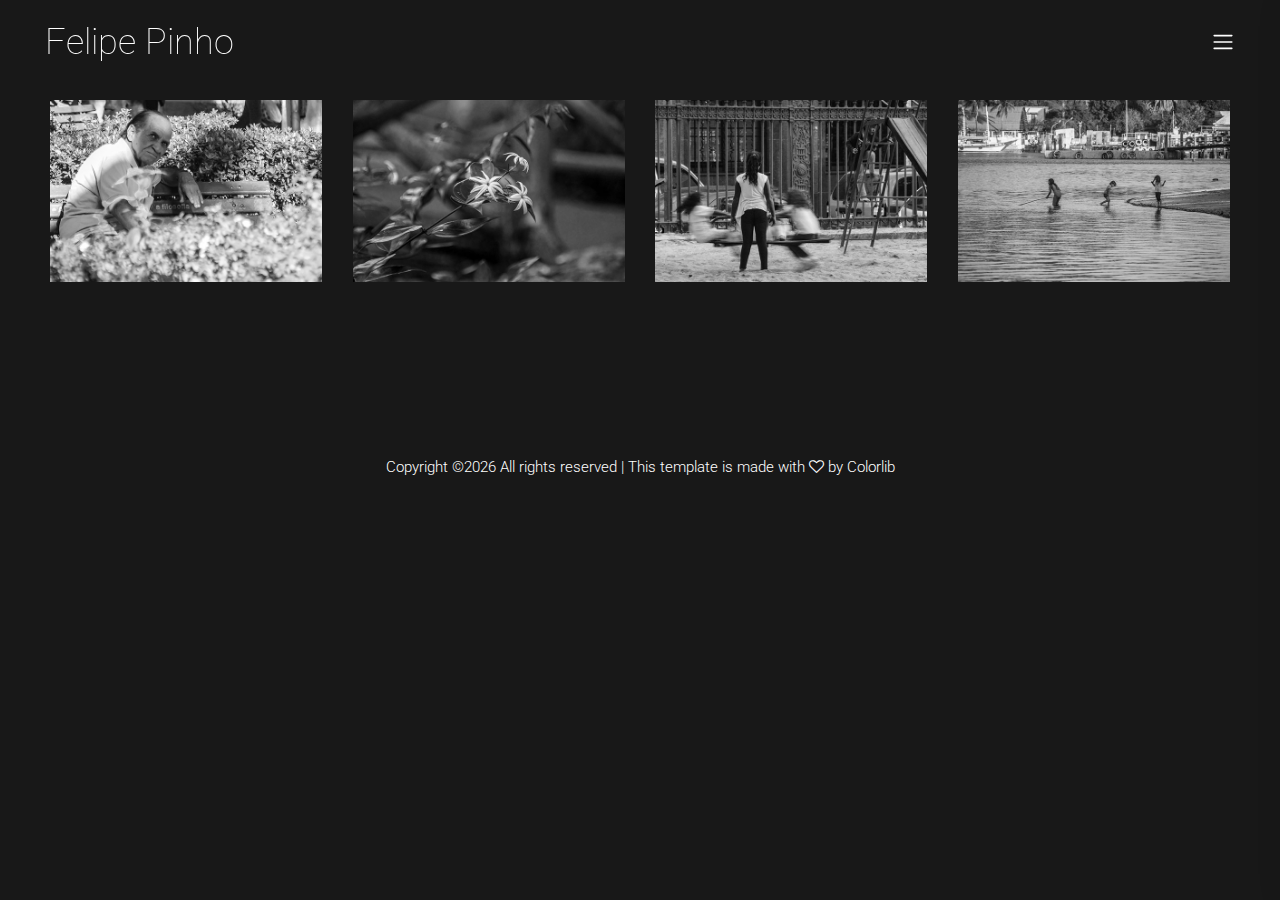
<file: pb.html>
<!DOCTYPE html>
<html lang="en">

<head>
    <meta charset="UTF-8">
    <meta name="description" content="Fotografia">
    <meta http-equiv="X-UA-Compatible" content="IE=edge">
    <meta name="viewport" content="width=device-width, initial-scale=1, shrink-to-fit=no">
    <!-- The above 4 meta tags *must* come first in the head; any other head content must come *after* these tags -->

    <!-- Title  -->
    <title>Felipe Pinho - Fotografia</title>

    <!-- Favicon  -->
    <link rel="icon" href="img/camera-fav.png">

    <!-- Style CSS -->
    <link rel="stylesheet" href="style.css">

    <link rel="stylesheet" type="text/css" href="css/jquery.fancybox.min.css">


</head>

<body>
    <!-- Preloader Start -->
    <div id="preloader">
        <div class="preload-content">
            <div id="sonar-load"></div>
        </div>
    </div>
    <!-- Preloader End -->

    <!-- Grids -->
    

    <!-- ***** Main Menu Area Start ***** -->
    <div class="mainMenu d-flex align-items-center justify-content-between">
        <!-- Close Icon -->
        <div class="closeIcon">
            <i class="ti-close" aria-hidden="true"></i>
        </div>
        <!-- Logo Area -->
        <div class="logo-area">
            <a href="index.html">Felipe Pinho</a>
        </div>
        <!-- Nav -->
        <div class="sonarNav">
            <nav>
                <ul>
                   <li class="nav-item active">
                        <a class="nav-link" href="index.html">Início</a>
                    </li>
                    <li class="nav-item">
                        <a class="nav-link" href="gastro.html">Gastronomia</a>
                    </li>
                    <li class="nav-item">
                        <a class="nav-link" href="origamis.html">Origamis</a>
                    </li>
                    <li class="nav-item">
                        <a class="nav-link" href="paqueta.html">Paquetá</a>
                    </li>
                    <li class="nav-item">
                        <a class="nav-link" href="pb.html">P&B</a>
                    </li>
                    <li class="nav-item">
                        <a class="nav-link" href="tratamento.html">Tratamento</a>
                    </li>
                    <li class="nav-item">
                        <a class="nav-link" href="contact.html">Contato</a>
                    </li>
                </ul>
            </nav>
        </div>
        <!-- Copwrite Text -->
        <div class="copywrite-text">
            <p><!-- Link back to Colorlib can't be removed. Template is licensed under CC BY 3.0. -->
Copyright &copy;<script>document.write(new Date().getFullYear());</script> All rights reserved | This template is made with <i class="fa fa-heart-o" aria-hidden="true"></i> by <a href="https://colorlib.com" target="_blank">Colorlib</a>
<!-- Link back to Colorlib can't be removed. Template is licensed under CC BY 3.0. -->
</p>
        </div>
    </div>
    <!-- ***** Main Menu Area End ***** -->

    <!-- ***** Header Area Start ***** -->
    <header class="header-area">
        <div class="container-fluid">
            <div class="row">
                <div class="col-12">
                    <div class="menu-area d-flex justify-content-between">
                        <!-- Logo Area  -->
                        <div class="logo-area">
                            <a href="index.html">Felipe Pinho</a>
                        </div>

                        <div class="menu-content-area d-flex align-items-center">
                            <!-- Header Social Area -->
                            
                            <!-- Menu Icon -->
                            <span class="navbar-toggler-icon" id="menuIcon"></span>
                        </div>
                    </div>
                </div>
            </div>
        </div>
    </header>
    <!-- ***** Header Area End ***** -->

    <!-- ***** Hero Area Start ***** -->
   
    <!-- ***** Hero Area End ***** -->

    <!-- ****** Gallery Area Start ****** -->
    <section class="sonar-projects-area" id="projects">
        <div class="container-fluid">
            <div class="row sonar-portfolio fancybox">

                <!-- Single gallery Item -->
                <div class="col-12 col-sm-6 col-lg-3 single_gallery_item landscapes studio wow fadeInUpBig" data-wow-delay="300ms">
                        <a data-fancybox="gallery" href="img/bg-img/pb/pb1.jpg" data-caption=""><img src="img/bg-img/pb/pb1_small.jpg"></a>
                    <!-- Gallery Content -->
                    <div class="gallery-content">
                        <h4></h4>
                        <p></p>
                    </div>
                </div>

                <!-- Single gallery Item -->
                <div class="col-12 col-sm-6 col-lg-3 single_gallery_item landscapes studio wow fadeInUpBig" data-wow-delay="300ms">
                        <a data-fancybox="gallery" href="img/bg-img/pb/pb2.jpg" data-caption=""><img src="img/bg-img/pb/pb2_small.jpg"></a>
                    <!-- Gallery Content -->
                    <div class="gallery-content">
                        <h4></h4>
                        <p></p>
                    </div>
                </div>

                <!-- Single gallery Item -->
                <div class="col-12 col-sm-6 col-lg-3 single_gallery_item landscapes studio wow fadeInUpBig" data-wow-delay="300ms">
                        <a data-fancybox="gallery" href="img/bg-img/pb/pb3.jpg" data-caption=""><img src="img/bg-img/pb/pb3_small.jpg"></a>
                    <!-- Gallery Content -->
                    <div class="gallery-content">
                        <h4></h4>
                        <p></p>
                    </div>
                </div>

                <!-- Single gallery Item -->
                <div class="col-12 col-sm-6 col-lg-3 single_gallery_item landscapes studio wow fadeInUpBig" data-wow-delay="300ms">
                        <a data-fancybox="gallery" href="img/bg-img/pb/pb4.jpg" data-caption=""><img src="img/bg-img/pb/pb4_small.jpg"></a>
                    <!-- Gallery Content -->
                    <div class="gallery-content">
                        <h4></h4>
                        <p></p>
                    </div>
                </div>

            </div>

        </div>
    </section>

    
    <!-- ****** Gallery Area End ****** -->

    <!-- ***** Footer Area Start ***** -->
    <footer class="footer-area">
        <!-- back end content -->
        
        
        <div class="container">
            <div class="row">
                <div class="col-12">
                    <!-- Copywrite Text -->
                    <div class="copywrite-text">
                        <p><!-- Link back to Colorlib can't be removed. Template is licensed under CC BY 3.0. -->
Copyright &copy;<script>document.write(new Date().getFullYear());</script> All rights reserved | This template is made with <i class="fa fa-heart-o" aria-hidden="true"></i> by <a href="https://colorlib.com" target="_blank">Colorlib</a>
<!-- Link back to Colorlib can't be removed. Template is licensed under CC BY 3.0. -->
</p>
                    </div>
                </div>
            </div>
        </div>
    </footer>
    <!-- ***** Footer Area End ***** -->

    <!-- jQuery (Necessary for All JavaScript Plugins) -->
    <script src="js/jquery/jquery-2.2.4.min.js"></script>
    <!-- Popper js -->
    <script src="js/popper.min.js"></script>
    <!-- Bootstrap js -->
    <script src="js/bootstrap.min.js"></script>
    <!-- Plugins js -->
    
    <!-- Active js -->
    <script src="js/active.js"></script>

    <script src="js/jquery.fancybox.min.js"></script>
    <script src="js/script.js"></script>
   

</body>

</html>
</file>
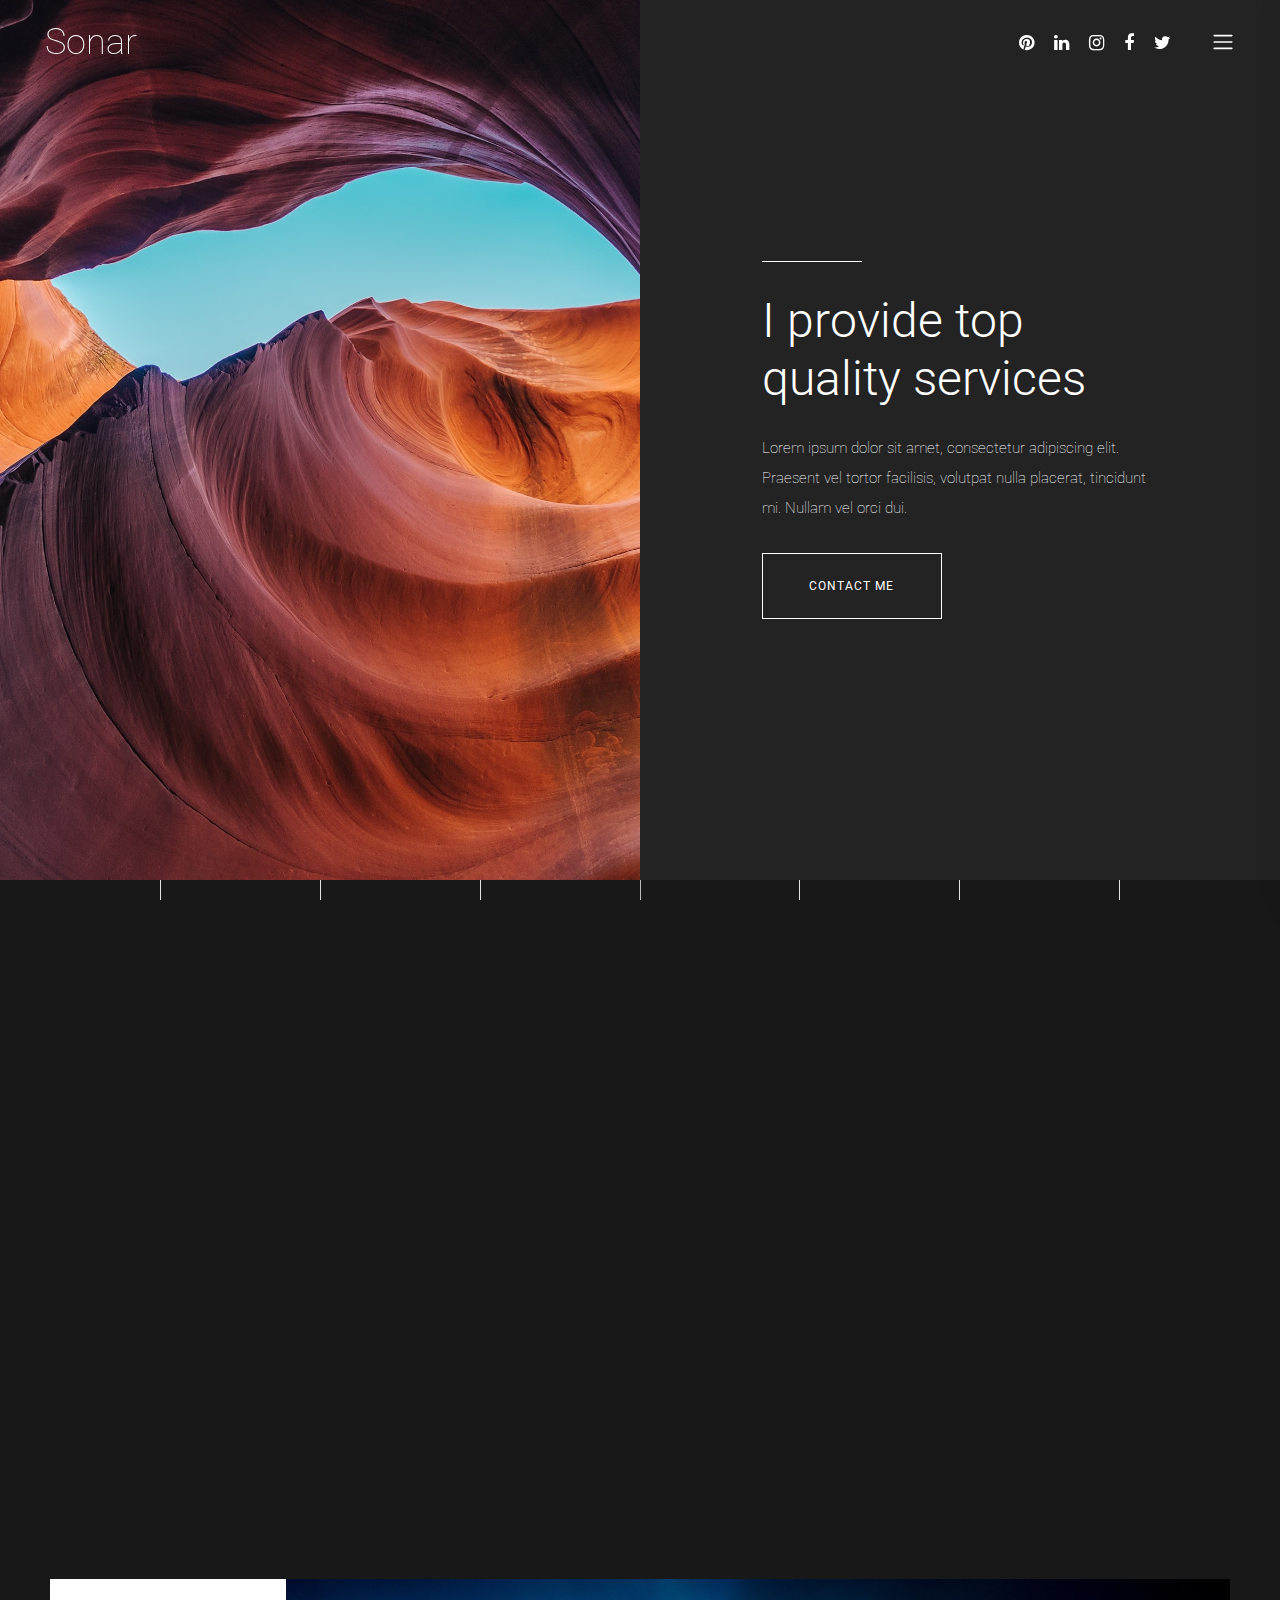
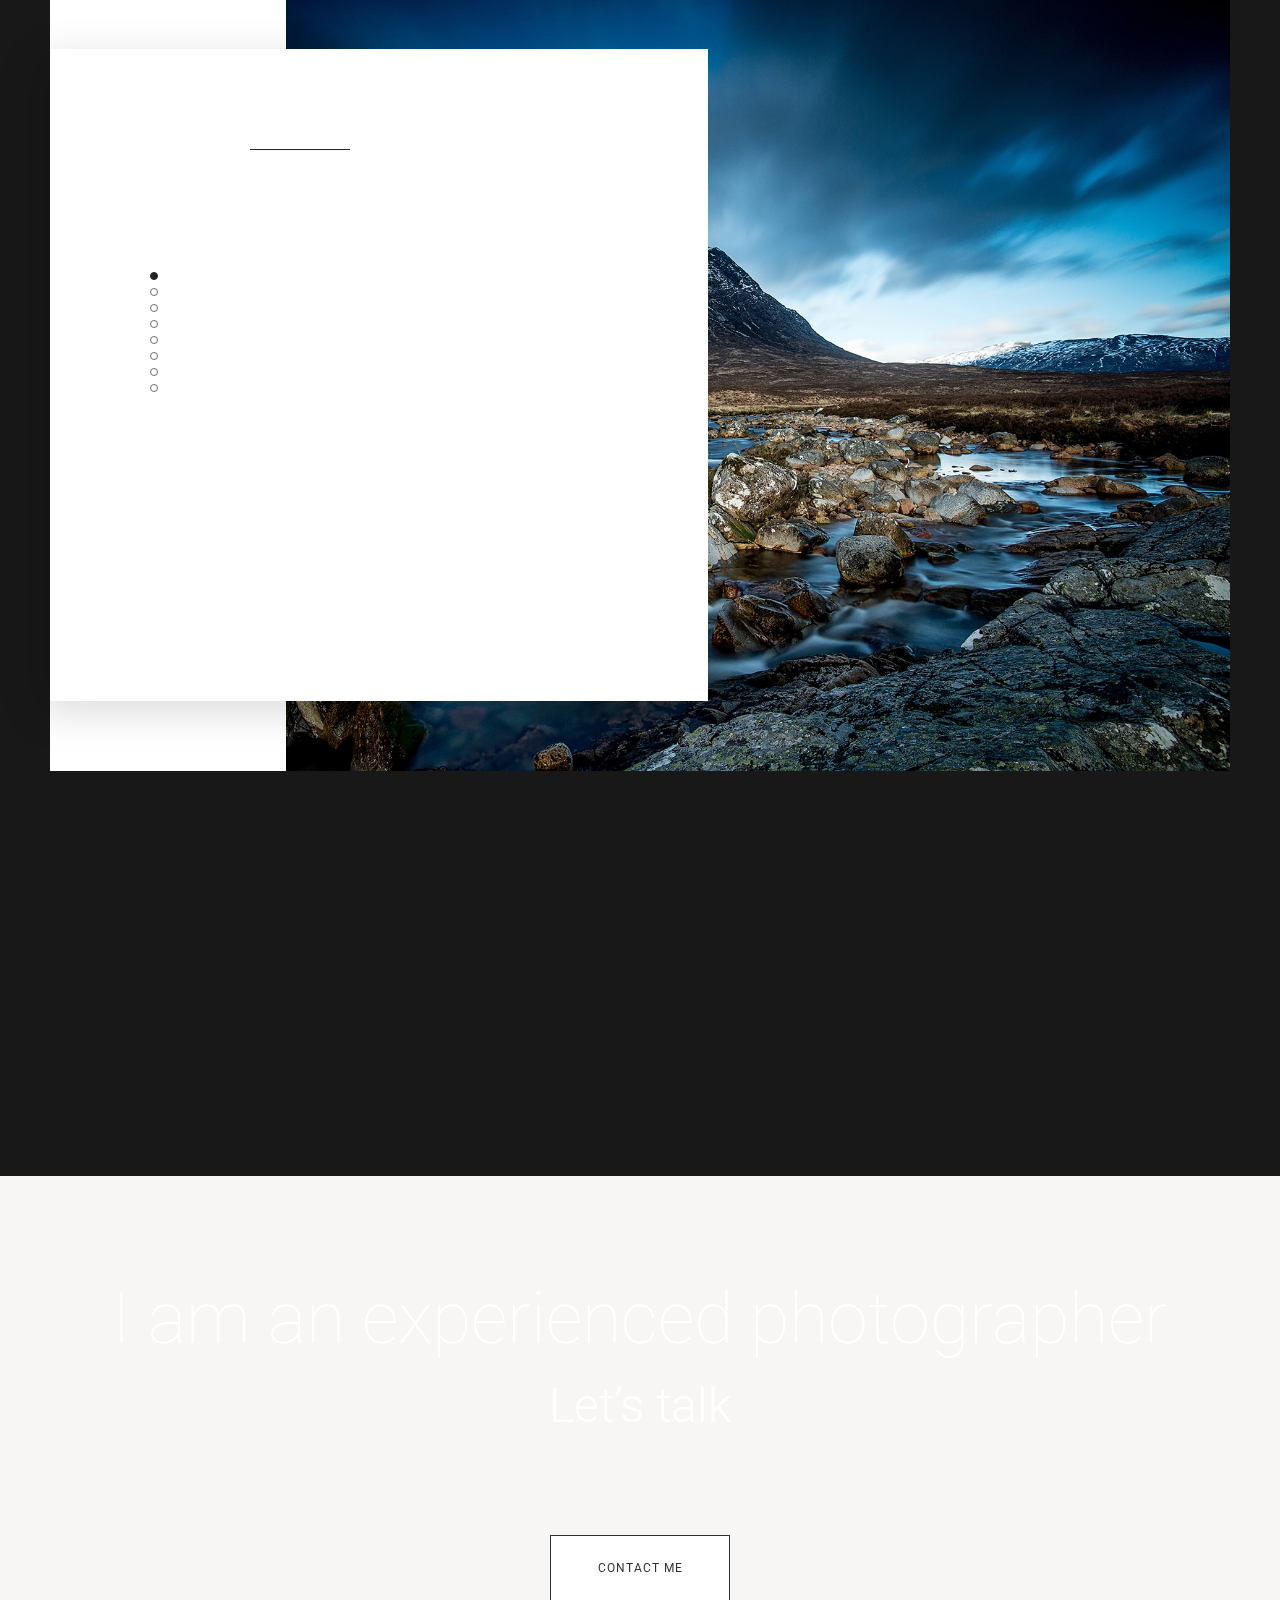
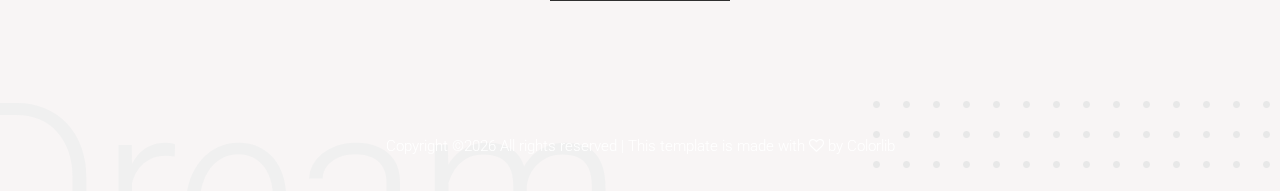
<file: services.html>
<!DOCTYPE html>
<html lang="en">

<head>
    <meta charset="UTF-8">
    <meta name="description" content="">
    <meta http-equiv="X-UA-Compatible" content="IE=edge">
    <meta name="viewport" content="width=device-width, initial-scale=1, shrink-to-fit=no">
    <!-- The above 4 meta tags *must* come first in the head; any other head content must come *after* these tags -->

    <!-- Title  -->
    <title>Sonar - Photography Template</title>

    <!-- Favicon  -->
    <link rel="icon" href="img/core-img/favicon.ico">

    <!-- Style CSS -->
    <link rel="stylesheet" href="style.css">

</head>

<body>
    <!-- Preloader Start -->
    <div id="preloader">
        <div class="preload-content">
            <div id="sonar-load"></div>
        </div>
    </div>
    <!-- Preloader End -->

    <!-- Grids -->
    <div class="grids d-flex justify-content-between">
        <div class="grid1"></div>
        <div class="grid2"></div>
        <div class="grid3"></div>
        <div class="grid4"></div>
        <div class="grid5"></div>
        <div class="grid6"></div>
        <div class="grid7"></div>
        <div class="grid8"></div>
        <div class="grid9"></div>
    </div>

    <!-- ***** Main Menu Area Start ***** -->
    <div class="mainMenu d-flex align-items-center justify-content-between">
        <!-- Close Icon -->
        <div class="closeIcon">
            <i class="ti-close" aria-hidden="true"></i>
        </div>
        <!-- Logo Area -->
        <div class="logo-area">
            <a href="index.html">Sonar</a>
        </div>
        <!-- Nav -->
        <div class="sonarNav">
            <nav>
                <ul>
                    <li class="nav-item active">
                        <a class="nav-link" href="index.html">Home</a>
                    </li>
                    <li class="nav-item">
                        <a class="nav-link" href="about-me.html">About Me</a>
                    </li>
                    <li class="nav-item">
                        <a class="nav-link" href="services.html">Services</a>
                    </li>
                    <li class="nav-item">
                        <a class="nav-link" href="portfolio.html">Portfolio</a>
                    </li>
                    <li class="nav-item">
                        <a class="nav-link" href="blog.html">Blog</a>
                    </li>
                    <li class="nav-item">
                        <a class="nav-link" href="contact.html">Contact</a>
                    </li>
                    <li class="nav-item">
                        <a class="nav-link" href="elements.html">Elements</a>
                    </li>
                </ul>
            </nav>
        </div>
        <!-- Copwrite Text -->
        <div class="copywrite-text">
            <p><!-- Link back to Colorlib can't be removed. Template is licensed under CC BY 3.0. -->
Copyright &copy;<script>document.write(new Date().getFullYear());</script> All rights reserved | This template is made with <i class="fa fa-heart-o" aria-hidden="true"></i> by <a href="https://colorlib.com" target="_blank">Colorlib</a>
<!-- Link back to Colorlib can't be removed. Template is licensed under CC BY 3.0. -->
</p>
        </div>
    </div>
    <!-- ***** Main Menu Area End ***** -->

    <!-- ***** Header Area Start ***** -->
    <header class="header-area">
        <div class="container-fluid">
            <div class="row">
                <div class="col-12">
                    <div class="menu-area d-flex justify-content-between">
                        <!-- Logo Area  -->
                        <div class="logo-area">
                            <a href="index.html">Sonar</a>
                        </div>

                        <div class="menu-content-area d-flex align-items-center">
                            <!-- Header Social Area -->
                            <div class="header-social-area d-flex align-items-center">
                                <a href="#" data-toggle="tooltip" data-placement="bottom" title="Pinterest"><i class="fa fa-pinterest" aria-hidden="true"></i></a>
                                <a href="#" data-toggle="tooltip" data-placement="bottom" title="Linkedin"><i class="fa fa-linkedin" aria-hidden="true"></i></a>
                                <a href="#" data-toggle="tooltip" data-placement="bottom" title="Instagram"><i class="fa fa-instagram" aria-hidden="true"></i></a>
                                <a href="#" data-toggle="tooltip" data-placement="bottom" title="Facebook"><i class="fa fa-facebook" aria-hidden="true"></i></a>
                                <a href="#" data-toggle="tooltip" data-placement="bottom" title="Twitter"><i class="fa fa-twitter" aria-hidden="true"></i></a>
                            </div>
                            <!-- Menu Icon -->
                            <span class="navbar-toggler-icon" id="menuIcon"></span>
                        </div>
                    </div>
                </div>
            </div>
        </div>
    </header>
    <!-- ***** Header Area End ***** -->

    <!-- ***** Hero Area Start ***** -->
    <div class="hero-area d-flex align-items-center">
        <!-- Hero Thumbnail -->
        <div class="hero-thumbnail equalize bg-img" style="background-image: url(img/bg-img/services.jpg);"></div>
        
        <!-- Hero Content -->
        <div class="hero-content equalize">
            <div class="container-fluid h-100">
                <div class="row h-100 align-items-center justify-content-center">
                    <div class="col-12 col-md-8">
                        <div class="line"></div>
                        <h2>I provide top quality services</h2>
                        <p>Lorem ipsum dolor sit amet, consectetur adipiscing elit. Praesent vel tortor facilisis, volutpat nulla placerat, tincidunt mi. Nullam vel orci dui.</p>
                        <a href="#" class="btn sonar-btn white-btn">contact me</a>
                    </div>
                </div>
            </div>
        </div>
    </div>
    <!-- ***** Hero Area End ***** -->

    <!-- ***** Services Area Start ***** -->
    <div class="sonar-services-area section-padding-100-50">
        <div class="container">
            <div class="row">
                <!-- Single Services Area -->
                <div class="col-12 col-md-6 col-lg-4">
                    <div class="single-services-area wow fadeInUp" data-wow-delay="300ms">
                        <img src="img/core-img/camera.png" alt="">
                        <h4>Wedding Photograpy</h4>
                        <p>Lorem ipsum dolor sit amet, consectetur adipiscing elit. Praesent vel tortor facilisis, volutpat nulla placerat, tincidunt mi. Nullam vel orci dui.</p>
                    </div>
                </div>
                <!-- Single Services Area -->
                <div class="col-12 col-md-6 col-lg-4">
                    <div class="single-services-area wow fadeInUp" data-wow-delay="600ms">
                        <img src="img/core-img/vector.png" alt="">
                        <h4>Studio Photograpy</h4>
                        <p>Lorem ipsum dolor sit amet, consectetur adipiscing elit. Praesent vel tortor facilisis, volutpat nulla placerat, tincidunt mi. Nullam vel orci dui.</p>
                    </div>
                </div>
                <!-- Single Services Area -->
                <div class="col-12 col-md-6 col-lg-4">
                    <div class="single-services-area wow fadeInUp" data-wow-delay="900ms">
                        <img src="img/core-img/pantone.png" alt="">
                        <h4>Fashion Photograpy</h4>
                        <p>Lorem ipsum dolor sit amet, consectetur adipiscing elit. Praesent vel tortor facilisis, volutpat nulla placerat, tincidunt mi. Nullam vel orci dui.</p>
                    </div>
                </div>
                <!-- Single Services Area -->
                <div class="col-12 col-md-6 col-lg-4">
                    <div class="single-services-area wow fadeInUp" data-wow-delay="300ms">
                        <img src="img/core-img/video-player.png" alt="">
                        <h4>Profesional Videos</h4>
                        <p>Lorem ipsum dolor sit amet, consectetur adipiscing elit. Praesent vel tortor facilisis, volutpat nulla placerat, tincidunt mi. Nullam vel orci dui.</p>
                    </div>
                </div>
                <!-- Single Services Area -->
                <div class="col-12 col-md-6 col-lg-4">
                    <div class="single-services-area wow fadeInUp" data-wow-delay="600ms">
                        <img src="img/core-img/browsing.png" alt="">
                        <h4>Landscapes</h4>
                        <p>Lorem ipsum dolor sit amet, consectetur adipiscing elit. Praesent vel tortor facilisis, volutpat nulla placerat, tincidunt mi. Nullam vel orci dui.</p>
                    </div>
                </div>
                <!-- Single Services Area -->
                <div class="col-12 col-md-6 col-lg-4">
                    <div class="single-services-area wow fadeInUp" data-wow-delay="900ms">
                        <img src="img/core-img/develop.png" alt="">
                        <h4>Photo Journalism</h4>
                        <p>Lorem ipsum dolor sit amet, consectetur adipiscing elit. Praesent vel tortor facilisis, volutpat nulla placerat, tincidunt mi. Nullam vel orci dui.</p>
                    </div>
                </div>
            </div>
        </div>
    </div>
    <!-- ***** Services Area End ***** -->

    <div class="sonar-testimonials-area bg-img" style="background-image: url(img/bg-img/tes.jpg);">
        <div class="container-fluid">
            <div class="row">
                <div class="col-12 col-md-10 col-lg-7">
                    <div class="testimonial-content bg-white">
                        <div class="section-heading text-left">
                            <div class="line"></div>
                            <h2>Testimonials</h2>
                        </div>

                        <div class="testimonial-slides owl-carousel">

                            <div class="single-tes-slide">
                                <p>Lorem ipsum dolor sit amet, consectetur adipiscing elit. Praesent vel tortor facilisis, volutpat nulla placerat, tincidunt mi. Nullam vel orci dui. Suspendisse sit amet laoreet neque. Fusce sagittis suscipit sem. Lorem ipsum dolor sit amet, consectetur adipiscing elit. Praesent vel tortor facilisis, volutpat nulla placerat, tincidunt mi. Nullam vel orci dui. Suspendisse sit amet laoreet neque.</p>
                                <h6>Maria Smith, Bride</h6>
                            </div>

                            <div class="single-tes-slide">
                                <p>Lorem ipsum dolor sit amet, consectetur adipiscing elit. Praesent vel tortor facilisis, volutpat nulla placerat, tincidunt mi. Nullam vel orci dui. Suspendisse sit amet laoreet neque. Fusce sagittis suscipit sem. Lorem ipsum dolor sit amet, consectetur adipiscing elit. Praesent vel tortor facilisis, volutpat nulla placerat, tincidunt mi. Nullam vel orci dui. Suspendisse sit amet laoreet neque.</p>
                                <h6>Maria Smith, Bride</h6>
                            </div>

                            <div class="single-tes-slide">
                                <p>Lorem ipsum dolor sit amet, consectetur adipiscing elit. Praesent vel tortor facilisis, volutpat nulla placerat, tincidunt mi. Nullam vel orci dui. Suspendisse sit amet laoreet neque. Fusce sagittis suscipit sem. Lorem ipsum dolor sit amet, consectetur adipiscing elit. Praesent vel tortor facilisis, volutpat nulla placerat, tincidunt mi. Nullam vel orci dui. Suspendisse sit amet laoreet neque.</p>
                                <h6>Maria Smith, Bride</h6>
                            </div>

                            <div class="single-tes-slide">
                                <p>Lorem ipsum dolor sit amet, consectetur adipiscing elit. Praesent vel tortor facilisis, volutpat nulla placerat, tincidunt mi. Nullam vel orci dui. Suspendisse sit amet laoreet neque. Fusce sagittis suscipit sem. Lorem ipsum dolor sit amet, consectetur adipiscing elit. Praesent vel tortor facilisis, volutpat nulla placerat, tincidunt mi. Nullam vel orci dui. Suspendisse sit amet laoreet neque.</p>
                                <h6>Maria Smith, Bride</h6>
                            </div>

                            <div class="single-tes-slide">
                                <p>Lorem ipsum dolor sit amet, consectetur adipiscing elit. Praesent vel tortor facilisis, volutpat nulla placerat, tincidunt mi. Nullam vel orci dui. Suspendisse sit amet laoreet neque. Fusce sagittis suscipit sem. Lorem ipsum dolor sit amet, consectetur adipiscing elit. Praesent vel tortor facilisis, volutpat nulla placerat, tincidunt mi. Nullam vel orci dui. Suspendisse sit amet laoreet neque.</p>
                                <h6>Maria Smith, Bride</h6>
                            </div>

                            <div class="single-tes-slide">
                                <p>Lorem ipsum dolor sit amet, consectetur adipiscing elit. Praesent vel tortor facilisis, volutpat nulla placerat, tincidunt mi. Nullam vel orci dui. Suspendisse sit amet laoreet neque. Fusce sagittis suscipit sem. Lorem ipsum dolor sit amet, consectetur adipiscing elit. Praesent vel tortor facilisis, volutpat nulla placerat, tincidunt mi. Nullam vel orci dui. Suspendisse sit amet laoreet neque.</p>
                                <h6>Maria Smith, Bride</h6>
                            </div>

                            <div class="single-tes-slide">
                                <p>Lorem ipsum dolor sit amet, consectetur adipiscing elit. Praesent vel tortor facilisis, volutpat nulla placerat, tincidunt mi. Nullam vel orci dui. Suspendisse sit amet laoreet neque. Fusce sagittis suscipit sem. Lorem ipsum dolor sit amet, consectetur adipiscing elit. Praesent vel tortor facilisis, volutpat nulla placerat, tincidunt mi. Nullam vel orci dui. Suspendisse sit amet laoreet neque.</p>
                                <h6>Maria Smith, Bride</h6>
                            </div>

                            <div class="single-tes-slide">
                                <p>Lorem ipsum dolor sit amet, consectetur adipiscing elit. Praesent vel tortor facilisis, volutpat nulla placerat, tincidunt mi. Nullam vel orci dui. Suspendisse sit amet laoreet neque. Fusce sagittis suscipit sem. Lorem ipsum dolor sit amet, consectetur adipiscing elit. Praesent vel tortor facilisis, volutpat nulla placerat, tincidunt mi. Nullam vel orci dui. Suspendisse sit amet laoreet neque.</p>
                                <h6>Maria Smith, Bride</h6>
                            </div>

                        </div>
                    </div>
                </div>
            </div>
        </div>
    </div>

    <div class="cool-facts-area section-padding-100-0">
        <div class="container">
            <div class="row align-items-center">
                <!-- Single Cool Fact-->
                <div class="col-12 col-sm-6 col-lg-3">
                    <div class="single-cool-fact-area text-center mb-100 wow fadeInUpBig" data-wow-delay="250ms">
                        <img src="img/core-img/golden-ratio.png" alt="">
                        <h2><span class="counter">149</span></h2>
                        <p>Happy Brides</p>
                    </div>
                </div>
                <!-- Single Cool Fact-->
                <div class="col-12 col-sm-6 col-lg-3">
                    <div class="single-cool-fact-area text-center mb-100 wow fadeInUpBig" data-wow-delay="500ms">
                        <img src="img/core-img/canvas.png" alt="">
                        <h2><span class="counter">2391</span></h2>
                        <p>Landscape Photos</p>
                    </div>
                </div>
                <!-- Single Cool Fact-->
                <div class="col-12 col-sm-6 col-lg-3">
                    <div class="single-cool-fact-area text-center mb-100 wow fadeInUpBig" data-wow-delay="750ms">
                        <img src="img/core-img/mouse.png" alt="">
                        <h2><span class="counter">245</span></h2>
                        <p>Airbrushed Photos</p>
                    </div>
                </div>
                <!-- Single Cool Fact-->
                <div class="col-12 col-sm-6 col-lg-3">
                    <div class="single-cool-fact-area text-center mb-100 wow fadeInUpBig" data-wow-delay="1000ms">
                        <img src="img/core-img/coffee.png" alt="">
                        <h2><span class="counter">128</span></h2>
                        <p>Coffes a month</p>
                    </div>
                </div>
            </div>
        </div>
    </div>

    <!-- ***** Call to Action Area Start ***** -->
    <div class="sonar-call-to-action-area bg-gray section-padding-100">
        <div class="container">
            <div class="row">
                <div class="col-12">
                    <div class="call-to-action-content">
                        <h2>I am an experienced photographer</h2>
                        <h5>Let’s talk</h5>
                        <a href="#" class="btn sonar-btn mt-100">contact me</a>
                    </div>
                </div>
            </div>
        </div>
    </div>
    <!-- ***** Call to Action Area End ***** -->

    <!-- ***** Footer Area Start ***** -->
    <footer class="footer-area bg-gray">
        <!-- back end content -->
        <div class="backEnd-content">
            <img class="dots" src="img/core-img/dots.png" alt="">
            <h2>Dream</h2>
        </div>
        
        <div class="container">
            <div class="row">
                <div class="col-12">
                    <!-- Copywrite Text -->
                    <div class="copywrite-text">
                        <p><!-- Link back to Colorlib can't be removed. Template is licensed under CC BY 3.0. -->
Copyright &copy;<script>document.write(new Date().getFullYear());</script> All rights reserved | This template is made with <i class="fa fa-heart-o" aria-hidden="true"></i> by <a href="https://colorlib.com" target="_blank">Colorlib</a>
<!-- Link back to Colorlib can't be removed. Template is licensed under CC BY 3.0. -->
</p>
                    </div>
                </div>
            </div>
        </div>
    </footer>
    <!-- ***** Footer Area End ***** -->

    <!-- jQuery (Necessary for All JavaScript Plugins) -->
    <script src="js/jquery/jquery-2.2.4.min.js"></script>
    <!-- Popper js -->
    <script src="js/popper.min.js"></script>
    <!-- Bootstrap js -->
    <script src="js/bootstrap.min.js"></script>
    <!-- Plugins js -->
    <script src="js/plugins.js"></script>
    <!-- Active js -->
    <script src="js/active.js"></script>

</body>

</html>
</file>
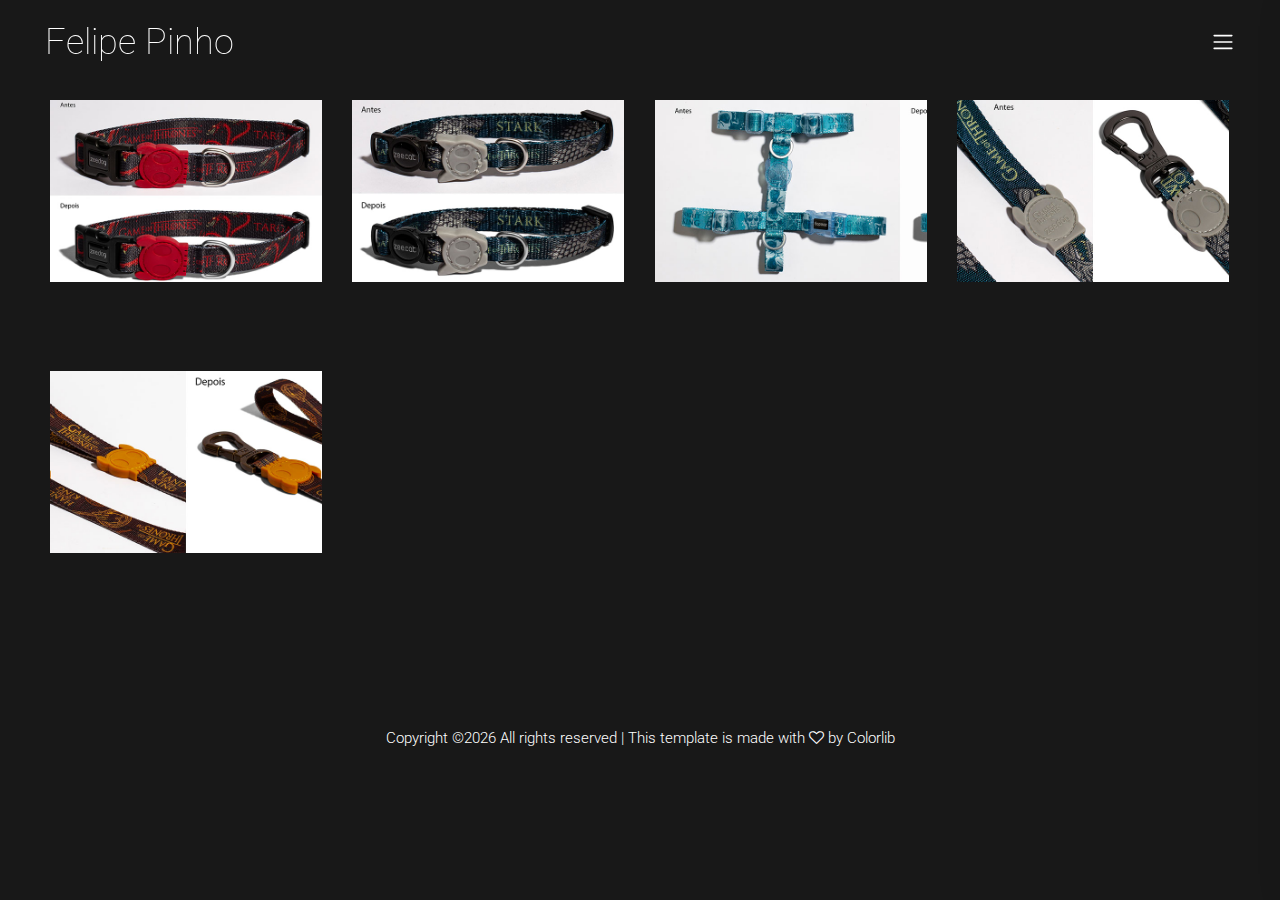
<file: tratamento.html>
<!DOCTYPE html>
<html lang="en">

<head>
    <meta charset="UTF-8">
    <meta name="description" content="Fotografia">
    <meta http-equiv="X-UA-Compatible" content="IE=edge">
    <meta name="viewport" content="width=device-width, initial-scale=1, shrink-to-fit=no">
    <!-- The above 4 meta tags *must* come first in the head; any other head content must come *after* these tags -->

    <!-- Title  -->
    <title>Felipe Pinho - Fotografia</title>

    <!-- Favicon  -->
    <link rel="icon" href="img/camera-fav.png">

    <!-- Style CSS -->
    <link rel="stylesheet" href="style.css">

    <link rel="stylesheet" type="text/css" href="css/jquery.fancybox.min.css">

    <link rel="stylesheet" href="js/aaa/BeerSlider.css">


</head>

<body>
    <!-- Preloader Start -->
    <div id="preloader">
        <div class="preload-content">
            <div id="sonar-load"></div>
        </div>
    </div>
    <!-- Preloader End -->

    <!-- Grids -->
   
    <!-- ***** Main Menu Area Start ***** -->
    <div class="mainMenu d-flex align-items-center justify-content-between">
        <!-- Close Icon -->
        <div class="closeIcon">
            <i class="ti-close" aria-hidden="true"></i>
        </div>
        <!-- Logo Area -->
        <div class="logo-area">
            <a href="index.html">Felipe Pinho</a>
        </div>
        <!-- Nav -->
        <div class="sonarNav">
            <nav>
                <ul>
                    <li class="nav-item active">
                        <a class="nav-link" href="index.html">Início</a>
                    </li>
                    <li class="nav-item">
                        <a class="nav-link" href="gastro.html">Gastronomia</a>
                    </li>
                    <li class="nav-item">
                        <a class="nav-link" href="origamis.html">Origamis</a>
                    </li>
                    <li class="nav-item">
                        <a class="nav-link" href="paqueta.html">Paquetá</a>
                    </li>
                    <li class="nav-item">
                        <a class="nav-link" href="pb.html">P&B</a>
                    </li>
                    <li class="nav-item">
                        <a class="nav-link" href="tratamento.html">Tratamento</a>
                    </li>
                    <li class="nav-item">
                        <a class="nav-link" href="contact.html">Contato</a>
                    </li>
                </ul>
            </nav>
        </div>
        <!-- Copwrite Text -->
        <div class="copywrite-text">
            <p><!-- Link back to Colorlib can't be removed. Template is licensed under CC BY 3.0. -->
Copyright &copy;<script>document.write(new Date().getFullYear());</script> All rights reserved | This template is made with <i class="fa fa-heart-o" aria-hidden="true"></i> by <a href="https://colorlib.com" target="_blank">Colorlib</a>
<!-- Link back to Colorlib can't be removed. Template is licensed under CC BY 3.0. -->
</p>
        </div>
    </div>
    <!-- ***** Main Menu Area End ***** -->

    <!-- ***** Header Area Start ***** -->
    <header class="header-area">
        <div class="container-fluid">
            <div class="row">
                <div class="col-12">
                    <div class="menu-area d-flex justify-content-between">
                        <!-- Logo Area  -->
                        <div class="logo-area">
                            <a href="index.html">Felipe Pinho</a>
                        </div>

                        <div class="menu-content-area d-flex align-items-center">
                            <!-- Header Social Area -->
                            
                            <!-- Menu Icon -->
                            <span class="navbar-toggler-icon" id="menuIcon"></span>
                        </div>
                    </div>
                </div>
            </div>
        </div>
    </header>
    <!-- ***** Header Area End ***** -->

    <!-- ***** Hero Area Start ***** -->
    
    <!-- ***** Hero Area End ***** -->

    <!-- ****** Gallery Area Start ****** -->
    <section class="sonar-projects-area" id="projects">
        <div class="container-fluid">
            <div class="row sonar-portfolio fancybox">

                <!-- Single gallery Item -->
                <div class="col-12 col-sm-6 col-lg-3 single_gallery_item landscapes studio wow fadeInUpBig" data-wow-delay="300ms">
                        <a data-fancybox="gallery" href="img/bg-img/tratamento/tratamento1.jpg" data-caption=""><img src="img/bg-img/tratamento/tratamento1_small.jpg"></a>
                    <!-- Gallery Content -->
                    <div class="gallery-content">
                        <h4></h4>
                        <p></p>
                    </div>
                </div>

                <!-- Single gallery Item -->
                <div class="col-12 col-sm-6 col-lg-3 single_gallery_item landscapes studio wow fadeInUpBig" data-wow-delay="300ms">
                        <a data-fancybox="gallery" href="img/bg-img/tratamento/tratamento2.jpg" data-caption=""><img src="img/bg-img/tratamento/tratamento2_small.jpg"></a>
                    <!-- Gallery Content -->
                    <div class="gallery-content">
                        <h4></h4>
                        <p></p>
                    </div>
                </div>

                <!-- Single gallery Item -->
                <div class="col-12 col-sm-6 col-lg-3 single_gallery_item landscapes studio wow fadeInUpBig" data-wow-delay="300ms">
                        <a data-fancybox="gallery" href="img/bg-img/tratamento/tratamento3.jpg" data-caption=""><img src="img/bg-img/tratamento/tratamento3_small.jpg"></a>
                    <!-- Gallery Content -->
                    <div class="gallery-content">
                        <h4></h4>
                        <p></p>
                    </div>
                </div>

                <!-- Single gallery Item -->
                <div class="col-12 col-sm-6 col-lg-3 single_gallery_item landscapes studio wow fadeInUpBig" data-wow-delay="300ms">
                        <a data-fancybox="gallery" href="img/bg-img/tratamento/tratamento4.jpg" data-caption=""><img src="img/bg-img/tratamento/tratamento4_small.jpg"></a>
                    <!-- Gallery Content -->
                    <div class="gallery-content">
                        <h4></h4>
                        <p></p>
                    </div>
                </div>

                <!-- Single gallery Item -->
                <div class="col-12 col-sm-6 col-lg-3 single_gallery_item landscapes studio wow fadeInUpBig" data-wow-delay="300ms">
                        <a data-fancybox="gallery" href="img/bg-img/tratamento/tratamento5.jpg" data-caption=""><img src="img/bg-img/tratamento/tratamento5_small.jpg"></a>
                    <!-- Gallery Content -->
                    <div class="gallery-content">
                        <h4></h4>
                        <p></p>
                    </div>
                </div>

            </div>

        </div>
    </section>

    
    <!-- ****** Gallery Area End ****** -->

    <!-- ***** Footer Area Start ***** -->
    <footer class="footer-area">
        <!-- back end content -->
        
        
        <div class="container">
            <div class="row">
                <div class="col-12">
                    <!-- Copywrite Text -->
                    <div class="copywrite-text">
                        <p><!-- Link back to Colorlib can't be removed. Template is licensed under CC BY 3.0. -->
Copyright &copy;<script>document.write(new Date().getFullYear());</script> All rights reserved | This template is made with <i class="fa fa-heart-o" aria-hidden="true"></i> by <a href="https://colorlib.com" target="_blank">Colorlib</a>
<!-- Link back to Colorlib can't be removed. Template is licensed under CC BY 3.0. -->
</p>
                    </div>
                </div>
            </div>
        </div>
    </footer>
    <!-- ***** Footer Area End ***** -->

    <!-- jQuery (Necessary for All JavaScript Plugins) -->
    <script src="js/jquery/jquery-2.2.4.min.js"></script>
    <!-- Popper js -->
    <script src="js/popper.min.js"></script>
    <!-- Bootstrap js -->
    <script src="js/bootstrap.min.js"></script>
    <!-- Plugins js -->
    <script src="js/plugins.js"></script>
    <!-- Active js -->
    <script src="js/active.js"></script>

    <script src="js/jquery.fancybox.min.js"></script>
    <script src="js/script.js"></script>

    <script src="js/aaa/BeerSlider.js"></script>
    <script>
        var slider = new BeerSlider( document.getElementById( "beer-slider" ) );
      </script>
   

</body>

</html>
</file>
<file: style.css>
/* [ -- Master Stylesheet -- ] */
/* ----------------------------------------------------------
:: Template Name: Sonar - Photography Template
:: Author: Colorlib
:: Author URL: https://colorlib.com
:: Version: 1.0
:: Created: March 09, 2018
:: Last Updated: March 09, 2018
---------------------------------------------------------- */
/* Variables */
/* mixin */
/* :: Import Fonts */
@import url("https://fonts.googleapis.com/css?family=Roboto:100,300,400,500,700");
/* :: Import All CSS */
@import url(css/bootstrap.min.css);
@import url(css/animate.css);
@import url(css/owl.carousel.css);
@import url(css/magnific-popup.css);
@import url(css/font-awesome.min.css);
@import url(css/themify-icons.css);
/* :: Base CSS */
* {
  margin: 0;
  padding: 0; }

body {
  font-family: "Roboto", sans-serif; 
  background-color: #181818;
}  

h1,
h2,
h3,
h4,
h5,
h6 {
  color: #ffffff;
  font-weight: 300; }

p {
  color: #ffff;
  font-size: 15px;
  line-height: 2;
  font-weight: 100; }

a {
  -webkit-transition-duration: 500ms;
  transition-duration: 500ms;
  text-decoration: none;
  outline: none;
  font-size: 14px;
  font-weight: 700; }
  a:hover, a:focus {
    -webkit-transition-duration: 500ms;
    transition-duration: 500ms;
    text-decoration: none;
    outline: none;
    font-size: 12px;
    font-weight: 400; }

#preloader {
  display: -webkit-box;
  display: -ms-flexbox;
  display: flex;
  -webkit-box-align: center;
  -ms-flex-align: center;
  -ms-grid-row-align: center;
  align-items: center;
  -webkit-box-pack: center;
  -ms-flex-pack: center;
  justify-content: center;
  background-color: #232323;
  position: fixed;
  width: 100%;
  height: 100%;
  z-index: 1000000; }

#sonar-load {
  width: 70px;
  height: 70px;
  border-radius: 50%;
  border: 3px;
  border-style: solid;
  border-color: transparent;
  border-top-color: #f8f5f5;
  -webkit-animation: sonar 2400ms linear infinite;
  animation: sonar 2400ms linear infinite;
  z-index: 999; }
  #sonar-load:before {
    content: "";
    position: absolute;
    top: 7.5px;
    left: 7.5px;
    right: 7.5px;
    bottom: 7.5px;
    border-radius: 50%;
    border: 3px;
    border-style: solid;
    border-color: transparent;
    border-top-color: #f8f5f5;
    -webkit-animation: sonar 2700ms linear infinite;
    animation: sonar 2700ms linear infinite; }
  #sonar-load:after {
    content: "";
    position: absolute;
    top: 20px;
    left: 20px;
    right: 20px;
    bottom: 20px;
    border-radius: 50%;
    border: 3px;
    border-style: solid;
    border-color: transparent;
    border-top-color: #f8f5f5;
    -webkit-animation: sonar 1800ms linear infinite;
    animation: sonar 1800ms linear infinite; }

@-webkit-keyframes sonar {
  0% {
    -webkit-transform: rotate(0deg);
    transform: rotate(0deg); }
  100% {
    -webkit-transform: rotate(360deg);
    transform: rotate(360deg); } }
@keyframes sonar {
  0% {
    -webkit-transform: rotate(0deg);
    transform: rotate(0deg); }
  100% {
    -webkit-transform: rotate(360deg);
    transform: rotate(360deg); } }
ul,
ol {
  margin: 0; }
  ul li,
  ol li {
    list-style: none; }

img {
  height: auto;
  max-width: 100%; }

.sonar-table {
  display: table;
  z-index: 9;
  position: absolute;
  width: 100%;
  height: 100%;
  margin: 0; }

.sonar-table-cell {
  display: table-cell;
  vertical-align: middle; }

.mt-15 {
  margin-top: 15px; }

.mt-30 {
  margin-top: 30px; }

.mt-50 {
  margin-top: 50px; }

.mt-70 {
  margin-top: 70px; }

.mt-100 {
  margin-top: 100px; }

.mb-15 {
  margin-bottom: 15px; }

.mb-30 {
  margin-bottom: 30px; }

.mb-50 {
  margin-bottom: 50px; }

.ml-15 {
  margin-left: 15px; }

.ml-30 {
  margin-left: 30px; }

.mr-15 {
  margin-right: 15px; }

.mr-30 {
  margin-right: 30px; }

.mb-70 {
  margin-bottom: 70px; }

.mb-100 {
  margin-bottom: 100px; }

.mt-230 {
  margin-top: 230px; }
  @media only screen and (max-width: 767px) {
    .mt-230 {
      margin-top: 100px; } }

.bg-img {
  background-position: center center;
  background-size: cover;
  background-repeat: no-repeat; }

.bg-transparent {
  background-color: transparent; }

.font-bold {
  font-weight: 700; }

.font-light {
  font-weight: 300; }

.height-500 {
  height: 500px !important; }

.height-600 {
  height: 600px !important; }

.height-700 {
  height: 700px !important; }

.height-800 {
  height: 800px !important; }

.mfp-wrap {
  z-index: 100000; }

.mfp-image-holder .mfp-close,
.mfp-iframe-holder .mfp-close {
  color: #ffffff;
  right: -30px;
  padding-right: 0;
  width: 30px;
  height: 30px;
  line-height: 25px;
  text-align: center;
  border: 2px solid #ffffff;
  border-radius: 50%;
  top: 10px; }

#scrollUp {
  background-color: #232323;
  border-radius: 50%;
  bottom: 60px;
  right: 60px;
  box-shadow: 0 2px 6px 0 rgba(0, 0, 0, 0.3);
  color: #ffffff;
  font-size: 30px;
  height: 70px;
  text-align: center;
  width: 70px;
  line-height: 66px;
  -webkit-transition-duration: 500ms;
  transition-duration: 500ms; }
  #scrollUp:hover {
    background-color: #192a56; }
  @media only screen and (min-width: 768px) and (max-width: 991px) {
    #scrollUp {
      bottom: 30px;
      right: 30px;
      height: 50px;
      width: 50px;
      line-height: 46px; } }
  @media only screen and (max-width: 767px) {
    #scrollUp {
      bottom: 30px;
      right: 30px;
      height: 50px;
      width: 50px;
      line-height: 46px; } }

.section-padding-100 {
  padding: 100px 0; }

.section-padding-50 {
  padding: 50px 0; }

.section-padding-50-0 {
  padding: 50px 0 0 0; }

.section-padding-100-70 {
  padding: 100px 0 70px; }

.section-padding-100-50 {
  padding: 100px 0 50px; }

.section-padding-100-0 {
  padding: 100px 0 0; }

.section-padding-0-100 {
  padding: 0 0 100px; }

.section-padding-100-20 {
  padding: 100px 0 20px 0; }

.bg-gray {
  background-color: #f8f5f5; }

.nicescroll-rails {
  z-index: 999999 !important; }

.section-heading {
  text-align: center;
  margin-bottom: 80px;
  position: relative;
  z-index: 1; }
  .section-heading .line {
    width: 100px;
    height: 1px;
    background-color: #232323;
    margin-bottom: 30px;
    display: block; }
  .section-heading h2 {
    font-size: 48px;
    margin-bottom: 0;
    font-weight: 100;
    line-height: 1.5; }
    .section-heading h2 span {
      font-weight: 400; }
    @media only screen and (min-width: 768px) and (max-width: 991px) {
      .section-heading h2 {
        font-size: 36px; } }
    @media only screen and (max-width: 767px) {
      .section-heading h2 {
        font-size: 30px; } }

.sonar-btn {
  position: relative;
  z-index: 1;
  min-width: 180px;
  height: 66px;
  border: 1px solid;
  border-color: #2f2f2f;
  text-transform: uppercase;
  color: #2f2f2f;
  font-size: 12px;
  letter-spacing: 1px;
  border-radius: 0;
  line-height: 64px;
  padding: 0;
  background-color: #ffffff; }
  .sonar-btn:hover, .sonar-btn:focus {
    background-color: #2f2f2f;
    font-size: 12px;
    color: #ffffff; }
  .sonar-btn.white-btn {
    border-color: #ffffff;
    color: #ffffff;
    background-color: transparent; }
    .sonar-btn.white-btn:hover, .sonar-btn.white-btn:focus {
      background-color: #ffffff;
      color: #2f2f2f; }
  .sonar-btn.btn-2 {
    background-color: #2f2f2f;
    font-size: 12px;
    color: #ffffff; }
  .sonar-btn.btn-3 {
    background-color: #232323;
    color: #ffffff; }
    .sonar-btn.btn-3::before {
      position: absolute;
      width: 100%;
      height: 100%;
      background-color: transparent;
      border: 1px solid;
      border-color: #232323;
      right: -6px;
      bottom: -6px;
      content: '';
      z-index: -100; }
    .sonar-btn.btn-3:hover, .sonar-btn.btn-3:focus {
      background-color: #232323;
      color: #ffffff; }

.bg-overlay {
  position: relative;
  z-index: 1; }
  .bg-overlay::after {
    position: absolute;
    z-index: -1;
    top: 0;
    left: 0;
    width: 100%;
    height: 100%;
    background-color: #2f2f2f;
    opacity: 0.85;
    content: ''; }

.bg-overlay-black {
  position: relative;
  z-index: 1; }
  .bg-overlay-black::after {
    position: absolute;
    z-index: 1;
    top: 0;
    left: 0;
    width: 100%;
    height: 100%;
    background-color: #000;
    opacity: 0.85;
    content: ''; }

.bg-overlay-white {
  position: relative;
  z-index: 1; }
  .bg-overlay-white::after {
    position: absolute;
    z-index: -2;
    top: 0;
    left: 0;
    width: 100%;
    height: 100%;
    background-color: rgba(230, 241, 255, 0.5);
    content: ''; }

.slide-background-overlay {
  position: relative;
  z-index: 1;
  bottom: 0;
  left: 0;
  width: 100%;
  height: 60%; }
  .slide-background-overlay::after {
    content: '';
    position: absolute;
    height: 60%;
    width: 100%;
    z-index: -1;
    bottom: 0;
    left: 0;
    background: rgba(0, 0, 0, 0.9);
    background: -webkit-linear-gradient(bottom, rgba(0, 0, 0, 0.9) 0%, rgba(0, 0, 0, 0.1) 90%, rgba(0, 0, 0, 0) 100%);
    background: linear-gradient(to top, rgba(0, 0, 0, 0.9) 0%, rgba(0, 0, 0, 0.1) 90%, rgba(0, 0, 0, 0) 100%); }

.grids {
  position: fixed;
  width: 100%;
  height: 100%;
  z-index: -1; }
  .grids div {
    width: 1px;
    height: 100%;
    background-color: #e0e3e4; }
    .grids div:nth-child(5) {
      background-color: #bababa; }
    .grids div:first-child, .grids div:last-child {
      background-color: transparent; }

/* :: Header Area CSS */
.header-area {
  position: fixed;
  z-index: 995;
  top: 0;
  left: 0;
  width: 100%;
  height: auto;
  -webkit-transition-duration: 500ms;
  transition-duration: 500ms;
  background-color: transparent;
  padding: 15px 30px; }
  .header-area .logo-area a {
    color: #ffffff;
    font-size: 36px;
    font-weight: 100; }
    @media only screen and (max-width: 767px) {
      .header-area .logo-area a {
        font-size: 24px; } }
  .header-area .menu-content-area .header-social-area {
    margin-right: 30px; }
    .header-area .menu-content-area .header-social-area a {
      font-size: 18px;
      padding: 0 10px;
      color: #ffffff; }
      @media only screen and (max-width: 767px) {
        .header-area .menu-content-area .header-social-area a {
          padding: 0 5px;
          font-size: 14px; } }
    @media only screen and (max-width: 767px) {
      .header-area .menu-content-area .header-social-area {
        margin-right: 15px; } }
  .header-area.sticky {
    background-color: #232323; }
  @media only screen and (max-width: 767px) {
    .header-area {
      padding: 10px 0; } }

.navbar-toggler-icon {
  background-image: url("data:image/svg+xml;charset=utf8,%3Csvg viewBox='0 0 30 30' xmlns='http://www.w3.org/2000/svg'%3E%3Cpath stroke='rgba(255, 255, 255, 1)' stroke-width='2' stroke-linecap='round' stroke-miterlimit='10' d='M4 7h22M4 15h22M4 23h22'/%3E%3C/svg%3E");
  cursor: pointer; }

.mainMenu {
  position: fixed;
  width: 480px;
  height: 100%;
  top: 0;
  right: -500px;
  background-color: #232323;
  z-index: 99999;
  text-align: center;
  -webkit-box-orient: vertical;
  -webkit-box-direction: normal;
  -ms-flex-direction: column;
  flex-direction: column;
  padding: 50px 15px;
  -webkit-transition-duration: 800ms;
  transition-duration: 800ms;
  box-shadow: 0 0 40px rgba(0, 0, 0, 0.2); }
  .mainMenu .closeIcon {
    position: absolute;
    right: 50px;
    top: 50px;
    z-index: 9;
    color: #ffffff;
    font-size: 20px;
    cursor: pointer;
    -webkit-transition-duration: 750ms;
    transition-duration: 750ms; }
    .mainMenu .closeIcon:hover {
      -webkit-transform: rotate(180deg);
      transform: rotate(180deg); }
    @media only screen and (max-width: 767px) {
      .mainMenu .closeIcon {
        right: 30px;
        top: 30px; } }
  .mainMenu .logo-area a {
    color: #ffffff;
    font-size: 30px;
    display: block;
    font-weight: 100; }
    @media only screen and (max-width: 767px) {
      .mainMenu .logo-area a {
        font-size: 24px; } }
  .mainMenu .copywrite-text p {
    margin-bottom: 0;
    color: #ffffff; }
    @media only screen and (max-width: 767px) {
      .mainMenu .copywrite-text p {
        font-size: 14px; } }
  .mainMenu .copywrite-text a {
    font-weight: 100;
    color: #ffffff; }
    .mainMenu .copywrite-text a:hover, .mainMenu .copywrite-text a:focus {
      font-size: 14px; }
  .mainMenu .nav-link {
    color: #ffffff;
    font-size: 18px;
    position: relative;
    z-index: 1;
    font-weight: 300;
    padding: 12px 15px; }
    @media only screen and (max-width: 767px) {
      .mainMenu .nav-link {
        font-size: 14px;
        padding: 10px; } }
    .mainMenu .nav-link::after {
      content: '';
      bottom: 0;
      width: 30px;
      height: 1px;
      background-color: rgba(255, 255, 255, 0.5);
      left: 50%;
      -webkit-transform: translateX(-50%);
      transform: translateX(-50%);
      position: absolute;
      z-index: 5;
      -webkit-transition-duration: 500ms;
      transition-duration: 500ms; }
    .mainMenu .nav-link:hover::after, .mainMenu .nav-link:focus::after {
      width: 70px;
      background-color: white; }
  @media only screen and (min-width: 992px) and (max-width: 1199px) {
    .mainMenu {
      padding: 30px 15px; } }
  @media only screen and (min-width: 768px) and (max-width: 991px) {
    .mainMenu {
      padding: 30px 15px; } }
  @media only screen and (max-width: 767px) {
    .mainMenu {
      padding: 15px;
      width: 300px; } }

/* :: Menu Open CSS */
.menu-open .mainMenu {
  right: 0; }

/* :: Hero Slides Area CSS */
.hero-slides .single-hero-slide {
  height: 950px;
  position: relative;
  z-index: 1;
  padding: 0 40px 100px;
  -webkit-transition-duration: 800ms;
  transition-duration: 800ms;
  overflow: visible;
  cursor: pointer; }
  .hero-slides .single-hero-slide .hero-slides-content {
    position: relative;
    z-index: 1;
    -webkit-transform: translateY(75%);
    transform: translateY(75%);
    -webkit-transition-duration: 800ms;
    transition-duration: 800ms;
    bottom: 0; }
    .hero-slides .single-hero-slide .hero-slides-content .line {
      width: 100px;
      height: 1px;
      background-color: #ffffff;
      margin-bottom: 30px;
      display: block; }
    .hero-slides .single-hero-slide .hero-slides-content h2 {
      color: #ffffff;
      font-weight: 100; }
    .hero-slides .single-hero-slide .hero-slides-content p {
      color: #ffffff;
      margin-bottom: 0;
      -webkit-transition-duration: 500ms;
      transition-duration: 500ms;
      margin-top: 140px; }
  .hero-slides .single-hero-slide:hover .hero-slides-content {
    -webkit-transform: translateY(0%);
    transform: translateY(0%); }
  .hero-slides .single-hero-slide:hover p {
    margin-top: 40px; }
  @media only screen and (min-width: 992px) and (max-width: 1199px) {
    .hero-slides .single-hero-slide {
      height: 800px; } }
  @media only screen and (min-width: 768px) and (max-width: 991px) {
    .hero-slides .single-hero-slide {
      height: 700px; } }
  @media only screen and (max-width: 767px) {
    .hero-slides .single-hero-slide {
      height: 550px; } }
.hero-slides .owl-dots {
  position: absolute;
  left: 50px;
  bottom: 50px; }
  .hero-slides .owl-dots .owl-dot {
    width: 8px;
    height: 8px;
    border: 1px solid #6a6a67;
    margin: 0 5px;
    border-radius: 50%;
    display: inline-block; }
    .hero-slides .owl-dots .owl-dot.active {
      border: 1px solid #ffffff;
      background-color: #ffffff; }

/* :: Portfolio Area CSS */
.portfolio-area {
  overflow-x: hidden; }
  .portfolio-area .portfolio-title h2 {
    font-size: 56px;
    text-align: center;
    font-weight: 100; }
    .portfolio-area .portfolio-title h2 span {
      font-weight: 400; }
    @media only screen and (min-width: 768px) and (max-width: 991px) {
      .portfolio-area .portfolio-title h2 {
        font-size: 36px; } }
    @media only screen and (max-width: 767px) {
      .portfolio-area .portfolio-title h2 {
        font-size: 30px; } }

.single-portfolio-item {
  position: relative;
  z-index: 1; }
  .single-portfolio-item .backend-content .dots {
    position: absolute;
    z-index: -1;
    top: -100px;
    left: -150px; }
  .single-portfolio-item .backend-content h2 {
    position: absolute;
    font-size: 230px;
    color: #f0f0f0;
    z-index: -10;
    top: -170px;
    right: 40%; }
    @media only screen and (min-width: 992px) and (max-width: 1199px) {
      .single-portfolio-item .backend-content h2 {
        font-size: 170px;
        top: -120px; } }
    @media only screen and (min-width: 768px) and (max-width: 991px) {
      .single-portfolio-item .backend-content h2 {
        font-size: 80px;
        top: -50px; } }
    @media only screen and (max-width: 767px) {
      .single-portfolio-item .backend-content h2 {
        font-size: 80px;
        top: -50px; } }
  .single-portfolio-item .portfolio-meta {
    padding-top: 30px; }
    .single-portfolio-item .portfolio-meta p {
      font-weight: 500;
      font-size: 14px;
      margin-bottom: 5px; }
    .single-portfolio-item .portfolio-meta h2 {
      font-size: 30px; }
      @media only screen and (max-width: 767px) {
        .single-portfolio-item .portfolio-meta h2 {
          font-size: 24px; } }
  .single-portfolio-item.portfolio-item-2 .backend-content .dots {
    position: absolute;
    z-index: -1;
    top: 0;
    left: auto;
    right: -150px; }
  .single-portfolio-item.portfolio-item-3 .backend-content .dots {
    top: 0;
    left: -200px;
    right: auto;
    -webkit-transform: rotate(90deg);
    transform: rotate(90deg); }
  .single-portfolio-item.portfolio-item-3 .backend-content h2 {
    top: -180px;
    left: 30%;
    right: auto; }
    @media only screen and (min-width: 992px) and (max-width: 1199px) {
      .single-portfolio-item.portfolio-item-3 .backend-content h2 {
        top: -130px; } }
    @media only screen and (min-width: 768px) and (max-width: 991px) {
      .single-portfolio-item.portfolio-item-3 .backend-content h2 {
        top: -90px;
        font-size: 100px; } }
    @media only screen and (max-width: 767px) {
      .single-portfolio-item.portfolio-item-3 .backend-content h2 {
        top: -70px; } }
  @media only screen and (max-width: 767px) {
    .single-portfolio-item.portfolio-item-3 {
      margin-bottom: 100px; } }
  .single-portfolio-item.portfolio-item-4 {
    top: -220px; }
    .single-portfolio-item.portfolio-item-4 .backend-content .dots {
      top: auto;
      bottom: -130px;
      left: 70%;
      right: auto;
      -webkit-transform: rotate(90deg);
      transform: rotate(90deg); }
    @media only screen and (max-width: 767px) {
      .single-portfolio-item.portfolio-item-4 {
        top: 0;
        margin-bottom: 100px; } }
  .single-portfolio-item.portfolio-item-5 {
    top: -450px;
    height: 0; }
    @media only screen and (max-width: 767px) {
      .single-portfolio-item.portfolio-item-5 {
        top: 0;
        height: auto;
        margin-bottom: 100px; } }
    @media only screen and (min-width: 768px) and (max-width: 991px) {
      .single-portfolio-item.portfolio-item-5 {
        top: -230px; } }
  .single-portfolio-item.portfolio-item-6 {
    top: 0;
    height: 0; }
    @media only screen and (max-width: 767px) {
      .single-portfolio-item.portfolio-item-6 {
        height: auto;
        margin-bottom: 100px; } }
  .single-portfolio-item.portfolio-item-7 {
    margin-top: 50px; }
    .single-portfolio-item.portfolio-item-7 .backend-content .dots {
      position: absolute;
      z-index: -1;
      top: auto;
      bottom: 0;
      left: auto;
      right: -150px; }
    .single-portfolio-item.portfolio-item-7 .backend-content h2 {
      top: -180px;
      left: 30%;
      right: auto; }
      @media only screen and (min-width: 992px) and (max-width: 1199px) {
        .single-portfolio-item.portfolio-item-7 .backend-content h2 {
          top: -100px; } }
      @media only screen and (max-width: 767px) {
        .single-portfolio-item.portfolio-item-7 .backend-content h2 {
          top: -60px; } }

/* :: Call to Action Area CSS */
.call-to-action-content {
  text-align: center; }
  .call-to-action-content h2 {
    font-weight: 100;
    font-size: 72px;
    margin-bottom: 15px; }
    @media only screen and (min-width: 992px) and (max-width: 1199px) {
      .call-to-action-content h2 {
        font-size: 55px; } }
    @media only screen and (min-width: 768px) and (max-width: 991px) {
      .call-to-action-content h2 {
        font-size: 36px; } }
    @media only screen and (max-width: 767px) {
      .call-to-action-content h2 {
        font-size: 30px; } }
  .call-to-action-content h5 {
    font-size: 48px;
    margin-bottom: 0; }
    @media only screen and (min-width: 768px) and (max-width: 991px) {
      .call-to-action-content h5 {
        font-size: 30px; } }
    @media only screen and (max-width: 767px) {
      .call-to-action-content h5 {
        font-size: 24px; } }

.sonar-call-to-action-area {
  position: relative;
  z-index: 1;
  overflow: hidden; }
  .sonar-call-to-action-area .backEnd-content h2 {
    position: absolute;
    font-size: 230px;
    color: #f0f0f0;
    z-index: -1;
    top: -30px;
    left: -3%; }
    @media only screen and (min-width: 992px) and (max-width: 1199px) {
      .sonar-call-to-action-area .backEnd-content h2 {
        font-size: 170px;
        top: 0; } }
    @media only screen and (min-width: 768px) and (max-width: 991px) {
      .sonar-call-to-action-area .backEnd-content h2 {
        font-size: 150px;
        top: 0; } }
    @media only screen and (max-width: 767px) {
      .sonar-call-to-action-area .backEnd-content h2 {
        font-size: 100px; } }

/* :: Footer CSS */
.footer-area {
  position: relative;
  z-index: 1;
  overflow: hidden; }
  .footer-area .copywrite-text {
    padding: 30px;
    text-align: center; }
    .footer-area .copywrite-text p {
      font-weight: 300;
      margin-bottom: 0; }
    .footer-area .copywrite-text a {
      color: #ffffff;
      font-weight: 300;
      font-size: 15px; }
      .footer-area .copywrite-text a:hover, .footer-area .copywrite-text a:focus {
        font-size: 15px; }
  .footer-area .backEnd-content .dots {
    position: absolute;
    right: -50px;
    top: 0;
    z-index: -1; }
  .footer-area .backEnd-content h2 {
    position: absolute;
    font-size: 230px;
    color: #f0f0f0;
    z-index: -1;
    top: -50px;
    left: -50px; }
    @media only screen and (min-width: 992px) and (max-width: 1199px) {
      .footer-area .backEnd-content h2 {
        font-size: 170px; } }
    @media only screen and (min-width: 768px) and (max-width: 991px) {
      .footer-area .backEnd-content h2 {
        font-size: 120px;
        top: 0; } }
    @media only screen and (max-width: 767px) {
      .footer-area .backEnd-content h2 {
        font-size: 80px;
        top: 0;
        left: -30px; } }

/* :: Hero Area CSS */
.hero-area {
  background-color: #232323;
  position: relative;
  z-index: 1;
  overflow: hidden;
  -ms-flex-wrap: wrap;
  flex-wrap: wrap; }
  .hero-area .backEnd-content .dots {
    position: absolute;
    right: -200px;
    top: 50%;
    z-index: -2;
    opacity: 0.1;
    -webkit-transform: translateY(-50%);
    transform: translateY(-50%); }
  .hero-area .hero-thumbnail,
  .hero-area .hero-content {
    -webkit-box-flex: 0;
    -ms-flex: 0 0 50%;
    flex: 0 0 50%;
    min-width: 50%;
    position: relative;
    z-index: 1; }
    @media only screen and (max-width: 767px) {
      .hero-area .hero-thumbnail,
      .hero-area .hero-content {
        -webkit-box-flex: 0;
        -ms-flex: 0 0 100%;
        flex: 0 0 100%;
        min-width: 100%; } }
  .hero-area .hero-content {
    height: 880px;
    padding: 100px 0; }
    .hero-area .hero-content .line {
      width: 100px;
      height: 1px;
      background-color: #ffffff;
      margin-bottom: 30px;
      display: block; }
    .hero-area .hero-content h2, h4 {
      color: #ffffff;
      font-size: 48px;
      margin-bottom: 25px; }
      @media only screen and (min-width: 992px) and (max-width: 1199px) {
        .hero-area .hero-content h2, h4 {
          font-size: 40px; } }
      @media only screen and (min-width: 768px) and (max-width: 991px) {
        .hero-area .hero-content h2, h4 {
          font-size: 30px; } }
      @media only screen and (max-width: 767px) {
        .hero-area .hero-content h2, h4 {
          font-size: 30px; } }
    .hero-area .hero-content p {
      color: #ffffff;
      margin-bottom: 30px; }
    .hero-area .hero-content.aboutUs {
      height: 1100px; }
      @media only screen and (max-width: 767px) {
        .hero-area .hero-content.aboutUs {
          height: auto; } }
    @media only screen and (max-width: 767px) {
      .hero-area .hero-content {
        height: auto; } }
  .hero-area .hero-thumbnail.aboutUs::before {
    position: absolute;
    width: 100%;
    height: 100px;
    bottom: 0;
    left: 0;
    background-color: #ffffff;
    content: '';
    z-index: 1; }
    @media only screen and (max-width: 767px) {
      .hero-area .hero-thumbnail.aboutUs::before {
        display: none; } }
  @media only screen and (max-width: 767px) {
    .hero-area .hero-thumbnail {
      height: 400px; } }

/* :: Service Area CSS */
.single-services-area {
  position: relative;
  z-index: 1;
  margin-bottom: 50px; }
  .single-services-area img {
    margin-bottom: 20px; }
  .single-services-area h4 {
    font-size: 28px;
    margin-bottom: 40px; }
  .single-services-area p {
    margin-bottom: 0; }

/* :: Testimonials Area CSS */
.sonar-testimonials-area {
  position: relative;
  z-index: 1;
  padding: 70px 0;
  margin: 0 50px; }
  .sonar-testimonials-area::before {
    position: absolute;
    width: 20%;
    height: 100%;
    left: 0;
    top: 0;
    background-color: #ffffff;
    content: ''; }
  .sonar-testimonials-area .testimonial-content {
    padding: 100px 80px 100px 200px;
    position: relative;
    z-index: 1;
    left: -15px;
    box-shadow: -10px 10px 40px rgba(0, 0, 0, 0.15); }
    @media only screen and (min-width: 992px) and (max-width: 1199px) {
      .sonar-testimonials-area .testimonial-content {
        padding: 100px 80px 100px 130px; } }
    @media only screen and (max-width: 767px) {
      .sonar-testimonials-area .testimonial-content {
        padding: 50px 15px 50px 15px; } }
  .sonar-testimonials-area .single-tes-slide p {
    margin-bottom: 40px;
    font-style: italic; }
  .sonar-testimonials-area .single-tes-slide h6 {
    margin-bottom: 0;
    font-style: italic; }
  .sonar-testimonials-area .owl-dots {
    position: absolute;
    top: 0;
    left: -100px;
    z-index: 10;
    -webkit-transform: translateY(-50%);
    transform: translateY(-50%); }
    .sonar-testimonials-area .owl-dots .owl-dot {
      width: 8px;
      height: 8px;
      border: 1px solid #6a6a67;
      border-radius: 50%;
      margin: 8px 0;
      display: block; }
      .sonar-testimonials-area .owl-dots .owl-dot.active {
        border-color: #232323;
        background-color: #232323; }
    @media only screen and (min-width: 992px) and (max-width: 1199px) {
      .sonar-testimonials-area .owl-dots {
        top: 20%; } }
    @media only screen and (min-width: 768px) and (max-width: 991px) {
      .sonar-testimonials-area .owl-dots {
        top: 30%; } }
    @media only screen and (max-width: 767px) {
      .sonar-testimonials-area .owl-dots {
        display: none; } }
  @media only screen and (max-width: 767px) {
    .sonar-testimonials-area {
      margin: 0 15px; } }

/* :: Portfolio Area CSS */
.sonar-projects-area {
  position: relative;
  z-index: 1;
  padding: 100px 35px 50px; }
  .sonar-projects-area .single_gallery_item {
    position: relative;
    z-index: 1;
    margin-bottom: 50px; }
    .sonar-projects-area .single_gallery_item .gallery-content {
      padding-top: 30px; }
      .sonar-projects-area .single_gallery_item .gallery-content h4 {
        margin-bottom: 10px; }
        @media only screen and (max-width: 767px) {
          .sonar-projects-area .single_gallery_item .gallery-content h4 {
            font-size: 20px; } }
      .sonar-projects-area .single_gallery_item .gallery-content p {
        margin-bottom: 0; }

.sonar-portfolio-menu {
  position: absolute;
  bottom: 40px;
  right: 0;
  width: 50%;
  z-index: 100; }
  .sonar-portfolio-menu .btn {
    padding: 5px 0;
    border: none;
    border-bottom: 2px solid;
    border-color: transparent;
    background-color: transparent;
    color: #ffffff;
    border-radius: 0;
    margin: 0 20px; }
    .sonar-portfolio-menu .btn.active {
      border-color: #ffffff; }
    .sonar-portfolio-menu .btn:hover, .sonar-portfolio-menu .btn:focus {
      box-shadow: none; }
    @media only screen and (min-width: 992px) and (max-width: 1199px) {
      .sonar-portfolio-menu .btn {
        margin: 0 10px; } }
    @media only screen and (min-width: 768px) and (max-width: 991px) {
      .sonar-portfolio-menu .btn {
        margin: 0 5px;
        font-size: 14px; } }
    @media only screen and (max-width: 767px) {
      .sonar-portfolio-menu .btn {
        margin: 0 5px;
        font-size: 14px; } }
  @media only screen and (max-width: 767px) {
    .sonar-portfolio-menu {
      width: 100%;
      bottom: 20px; } }

/* :: Blog Area CSS */
.sonar-blog-area,
.sonar-contact-area {
  position: relative;
  z-index: 1;
  overflow: hidden; }
  .sonar-blog-area .backEnd-content .dots,
  .sonar-contact-area .backEnd-content .dots {
    position: absolute;
    top: -50px;
    right: -200px; }

.single-blog-area {
  position: relative;
  z-index: 1; }
  .single-blog-area .blog-post-thumbnail {
    position: relative;
    z-index: 1; }
    .single-blog-area .blog-post-thumbnail .post-date a {
      position: absolute;
      width: 45px;
      height: auto;
      padding: 15px 10px;
      background-color: #000;
      top: -20px;
      left: 25px;
      font-weight: 100;
      color: #ffffff;
      text-align: center;
      line-height: 2;
      font-size: 15px; }
      .single-blog-area .blog-post-thumbnail .post-date a:hover, .single-blog-area .blog-post-thumbnail .post-date a:focus {
        font-weight: 100;
        font-size: 15px; }
  .single-blog-area .post-content {
    padding-top: 60px; }
    .single-blog-area .post-content .headline {
      font-size: 28px;
      margin-bottom: 5px;
      font-weight: 300;
      color: #2f2f2f; }
      .single-blog-area .post-content .headline:hover, .single-blog-area .post-content .headline:focus {
        font-weight: 300; }
    .single-blog-area .post-content .post-meta {
      margin-bottom: 50px; }
      .single-blog-area .post-content .post-meta a {
        font-size: 12px;
        font-weight: 500;
        color: #2f2f2f; }
        .single-blog-area .post-content .post-meta a:hover, .single-blog-area .post-content .post-meta a:focus {
          font-size: 12px;
          font-weight: 500; }
    .single-blog-area .post-content p {
      margin-bottom: 0; }

.search-widget-area form {
  position: relative;
  z-index: 1; }
  .search-widget-area form input {
    width: 100%;
    height: 42px;
    font-size: 12px;
    font-style: italic;
    border: none;
    border-radius: 0;
    border-bottom: 2px solid #f3f4fa;
    padding: 0 15px;
    background-color: transparent; }
  .search-widget-area form button {
    width: 50px;
    height: 42px;
    background-color: #232323;
    color: #ffffff;
    font-size: 16px;
    border: none;
    position: absolute;
    top: 0;
    right: 0;
    z-index: 10; }

.sonar-catagories-widget-area h6 {
  margin-bottom: 15px; }
.sonar-catagories-widget-area .catagories-menu li a {
  padding: 10px 0 10px 40px;
  font-size: 12px;
  font-weight: 300;
  color: #565656;
  display: block; }

.latest-news-widget-area h6 {
  margin-bottom: 25px; }
.latest-news-widget-area .widget-single-blog-post {
  margin-bottom: 30px; }
  .latest-news-widget-area .widget-single-blog-post .widget-post-content a {
    font-size: 15px;
    color: #2f2f2f;
    margin-bottom: 5px;
    font-weight: 300; }
    .latest-news-widget-area .widget-single-blog-post .widget-post-content a:hover, .latest-news-widget-area .widget-single-blog-post .widget-post-content a:focus {
      font-size: 15px;
      font-weight: 300; }
  .latest-news-widget-area .widget-single-blog-post .widget-post-content p {
    font-size: 12px;
    margin-bottom: 0; }

/* :: Contact Area CSS */
.contact-form h2 {
  font-size: 72px;
  margin-bottom: 15px;
  font-weight: 100; }
  @media only screen and (min-width: 992px) and (max-width: 1199px) {
    .contact-form h2 {
      font-size: 55px; } }
  @media only screen and (min-width: 768px) and (max-width: 991px) {
    .contact-form h2 {
      font-size: 36px; } }
  @media only screen and (max-width: 767px) {
    .contact-form h2 {
      font-size: 30px; } }
.contact-form h4 {
  font-size: 48px;
  margin-bottom: 80px; }
  @media only screen and (min-width: 768px) and (max-width: 991px) {
    .contact-form h4 {
      font-size: 30px; } }
  @media only screen and (max-width: 767px) {
    .contact-form h4 {
      font-size: 24px; } }
.contact-form .form-group {
  margin-bottom: 30px; }
.contact-form .form-control {
  width: 100%;
  height: 60px;
  padding: 0 15px;
  border: none;
  border-bottom: 1px solid;
  border-color: #c0c0c0;
  border-radius: 0;
  font-size: 12px;
  font-style: italic;
  color: #2f2f2f;
  background-color: transparent; }
  .contact-form .form-control:focus, .contact-form .form-control:hover {
    box-shadow: none; }
.contact-form textarea {
  margin-bottom: 50px; }
  .contact-form textarea.form-control {
    height: 220px;
    padding: 15px; }

.map-area {
  position: relative;
  z-index: 1;
  margin: 0 50px; }
  .map-area #googleMap {
    width: 100%;
    height: 540px; }
    @media only screen and (max-width: 767px) {
      .map-area #googleMap {
        height: 400px; } }
  @media only screen and (max-width: 767px) {
    .map-area {
      margin: 0 20px; } }

/* :: About Area CSS */
.sonar-about-us-area {
  position: relative;
  z-index: 1;
  padding: 120px 0;
  overflow: hidden; }
  .sonar-about-us-area::after {
    content: "";
    width: 50%;
    height: 100%;
    top: 0;
    left: 0;
    background-color: #ffffff;
    position: absolute;
    z-index: -5; }
  .sonar-about-us-area.second-part {
    position: relative;
    padding: 120px 0; }
    .sonar-about-us-area.second-part::after {
      content: "";
      width: 50%;
      height: 100%;
      top: 0;
      left: auto;
      right: 0;
      background-color: #ffffff;
      position: absolute;
      z-index: -5; }
  .sonar-about-us-area .about-us-content {
    padding: 15px 100px 100px;
    margin-left: 100px; }
    @media only screen and (min-width: 992px) and (max-width: 1199px) {
      .sonar-about-us-area .about-us-content {
        padding: 15px 30px 100px;
        margin-left: 50px; } }
    @media only screen and (min-width: 768px) and (max-width: 991px) {
      .sonar-about-us-area .about-us-content {
        margin-left: 0; } }
    @media only screen and (max-width: 767px) {
      .sonar-about-us-area .about-us-content {
        margin-left: 0;
        padding: 15px 20px 100px; } }
  .sonar-about-us-area .backEnd-content h2 {
    position: absolute;
    font-size: 230px;
    color: #f0f0f0;
    z-index: -1;
    top: -130px;
    left: -10%; }
    @media only screen and (min-width: 992px) and (max-width: 1199px) {
      .sonar-about-us-area .backEnd-content h2 {
        font-size: 170px;
        top: -90px; } }
    @media only screen and (min-width: 768px) and (max-width: 991px) {
      .sonar-about-us-area .backEnd-content h2 {
        font-size: 100px;
        top: -30px;
        left: -5%; } }
    @media only screen and (max-width: 767px) {
      .sonar-about-us-area .backEnd-content h2 {
        font-size: 60px;
        top: 0; } }
  .sonar-about-us-area.second-part {
    overflow: hidden; }
    .sonar-about-us-area.second-part .about-us-content {
      padding: 100px;
      margin-left: 0;
      margin-right: 100px; }
      @media only screen and (min-width: 992px) and (max-width: 1199px) {
        .sonar-about-us-area.second-part .about-us-content {
          margin-right: 0; } }
      @media only screen and (min-width: 768px) and (max-width: 991px) {
        .sonar-about-us-area.second-part .about-us-content {
          margin-right: 0; } }
      @media only screen and (max-width: 767px) {
        .sonar-about-us-area.second-part .about-us-content {
          margin-right: 0;
          padding: 100px 20px 70px; } }
    .sonar-about-us-area.second-part .backEnd-content h2 {
      top: -100px;
      left: auto;
      right: -50px; }
      @media only screen and (min-width: 768px) and (max-width: 991px) {
        .sonar-about-us-area.second-part .backEnd-content h2 {
          font-size: 100px;
          top: 0;
          left: auto;
          right: 0; } }

/* :: Shortcode Area CSS */
.elements-title h2 {
  text-transform: capitalize;
  font-size: 48px;
  margin-bottom: 100px; }
  @media only screen and (min-width: 768px) and (max-width: 991px) {
    .elements-title h2 {
      font-size: 30px; } }
  @media only screen and (max-width: 767px) {
    .elements-title h2 {
      font-size: 28px; } }

/* Accordians */
.single-accordion.panel {
  background-color: #ffffff;
  border: 0 solid transparent;
  border-radius: 4px;
  box-shadow: 0 0 0 transparent;
  margin-bottom: 15px; }
.single-accordion:last-of-type {
  margin-bottom: 0; }
.single-accordion h6 {
  margin-bottom: 0;
  text-transform: uppercase; }
  .single-accordion h6 a {
    background-color: #1d1d1d;
    border-radius: 0;
    color: #ffffff;
    display: block;
    margin: 0;
    padding: 20px 60px 20px 20px;
    position: relative;
    font-size: 14px;
    text-transform: capitalize;
    font-weight: 500; }
    .single-accordion h6 a span {
      font-size: 10px;
      position: absolute;
      right: 20px;
      text-align: center;
      top: 24px; }
      .single-accordion h6 a span.accor-open {
        opacity: 0;
        -ms-filter: "progid:DXImageTransform.Microsoft.Alpha(Opacity=0)";
        filter: alpha(opacity=0); }
    .single-accordion h6 a.collapsed {
      background-color: #2f2f2f;
      color: #ffffff; }
      .single-accordion h6 a.collapsed span.accor-close {
        opacity: 0;
        -ms-filter: "progid:DXImageTransform.Microsoft.Alpha(Opacity=0)";
        filter: alpha(opacity=0); }
      .single-accordion h6 a.collapsed span.accor-open {
        opacity: 1;
        -ms-filter: "progid:DXImageTransform.Microsoft.Alpha(Opacity=100)";
        filter: alpha(opacity=100); }
.single-accordion .accordion-content {
  border-top: 0 solid transparent;
  box-shadow: none; }
  .single-accordion .accordion-content p {
    padding: 20px 15px 5px;
    margin-bottom: 0; }

/* Cool Facts CSS */
.single-cool-fact-area {
  text-align: center; }
  .single-cool-fact-area i {
    font-size: 100px;
    color: #2f2f2f;
    margin-bottom: 30px;
    display: block; }
  .single-cool-fact-area img {
    margin-bottom: 30px; }
  .single-cool-fact-area h2 {
    font-size: 48px;
    margin-bottom: 5px; }
  .single-cool-fact-area p {
    margin-bottom: 0; }

/* Barfiller */
.single_progress_bar {
  margin-bottom: 20px; }
  .single_progress_bar:last-of-type {
    margin-bottom: 0; }
  .single_progress_bar p {
    margin-bottom: 0; }
  .single_progress_bar .barfiller {
    background-color: #e0e0e0;
    border: none;
    border-radius: 0;
    box-shadow: none;
    height: 2px;
    margin-bottom: 5px;
    position: relative;
    width: 100%; }
    .single_progress_bar .barfiller .fill {
      display: block;
      position: relative;
      width: 0px;
      height: 100%;
      background-color: #1d1d1d;
      z-index: 1; }
    .single_progress_bar .barfiller .tip {
      margin-top: 10px;
      font-size: 14px;
      left: 0px;
      position: absolute;
      z-index: 2;
      background-color: #1d1d1d;
      color: #ffffff;
      width: 60px;
      height: 32px;
      text-align: center;
      line-height: 32px; }
    .single_progress_bar .barfiller .tipWrap {
      display: none; }

.single-pie-bar p {
  margin-bottom: 0;
  font-weight: 300;
  color: #2f2f2f; }
@media only screen and (max-width: 767px) {
  .single-pie-bar {
    margin-bottom: 30px; } }

/* The end */

/*# sourceMappingURL=style.css.map */

.descricao {
  text-align: center;
  padding-top: 100px;
  padding-bottom: 100px;
  padding-right: 15px;
  padding-left: 15px;
  margin-left: auto;
  margin-right: auto;
}

.dess {
  font-size: 38px;
  font-weight: 100;
}

.jabba {
  text-align: center;
  padding-top: 20px;
  padding-bottom: 20px;
  padding-right: 15px;
  padding-left: 15px;
  margin-left: auto;
  margin-right: auto;
}

.joe {
  margin-left: 20px;
  margin-right: 20px;
}
</file>
<file: js/aaa/BeerSlider.css>
.beer-slider {
  display: inline-block;
  position: relative;
  overflow: hidden; }
  .beer-slider *, .beer-slider:before, .beer-slider:after,
  .beer-slider *:before,
  .beer-slider *:after {
    box-sizing: border-box; }
  .beer-slider img, .beer-slider svg {
    vertical-align: bottom; }
  .beer-slider > * {
    height: 100%; }
  .beer-slider > img {
    max-width: 100%;
    height: auto; }

.beer-reveal {
  position: absolute;
  left: 0;
  top: 0;
  right: 50%;
  overflow: hidden;
  z-index: 1;
  opacity: 0;
  transition: opacity 0.35s; }
  .beer-reveal > :first-child {
    width: 200%;
    max-width: none;
    height: 100%; }
  .beer-reveal > img:first-child {
    height: auto; }

.beer-range {
  position: absolute;
  z-index: 2;
  top: 0;
  bottom: 0;
  height: 100%;
  margin: 0;
  left: -1px;
  width: calc(100% + 2px);
  cursor: pointer;
  -webkit-appearance: slider-horizontal !important;
  -moz-appearance: none;
  opacity: 0;
  -ms-touch-action: auto;
  touch-action: auto; }
  .beer-range::-webkit-slider-thumb {
    -webkit-appearance: none;
    height: 300vh; }
  .beer-range::-moz-range-thumb {
    -webkit-appearance: none;
    height: 300vh; }
  .beer-range::-ms-tooltip {
    display: none; }

.beer-handle {
  position: absolute;
  z-index: 2;
  pointer-events: none;
  opacity: 0;
  top: 50%;
  left: 50%;
  transform: translate3d(-50%, -50%, 0);
  color: #000;
  background: rgba(255, 255, 255, 0.5);
  width: 48px;
  height: 48px;
  border-radius: 50%;
  box-shadow: 0 0 6px rgba(0, 0, 0, 0);
  transition: background 0.3s, box-shadow 0.3s, opacity 0.5s 0.25s; }
  .beer-handle:before, .beer-handle:after {
    content: '';
    position: absolute;
    width: 10px;
    height: 10px;
    top: 50%;
    border-top: solid 2px;
    border-left: solid 2px;
    transform-origin: 0 0; }
  .beer-handle:before {
    left: 10px;
    transform: rotate(-45deg); }
  .beer-handle:after {
    right: 0;
    transform: rotate(135deg); }

.beer-range:focus ~ .beer-handle {
  background: rgba(255, 255, 255, 0.85);
  box-shadow: 0 0 3px rgba(0, 0, 0, 0.4); }

.beer-slider[data-beer-label]:after,
.beer-reveal[data-beer-label]:after {
  content: attr(data-beer-label);
  position: absolute;
  top: 1.5rem;
  line-height: 1;
  padding: 0.5rem;
  border-radius: 0.125rem;
  background: rgba(255, 255, 255, 0.75); }

.beer-slider[data-beer-label]:after {
  right: 1.5rem; }

.beer-reveal[data-beer-label]:after {
  left: 1.5rem; }

.beer-slider[data-beer-label=""]:after,
.beer-reveal[data-beer-label=""]:after {
  content: none; }

.beer-ready .beer-reveal, .beer-ready .beer-handle {
  opacity: 1; }
</file>
